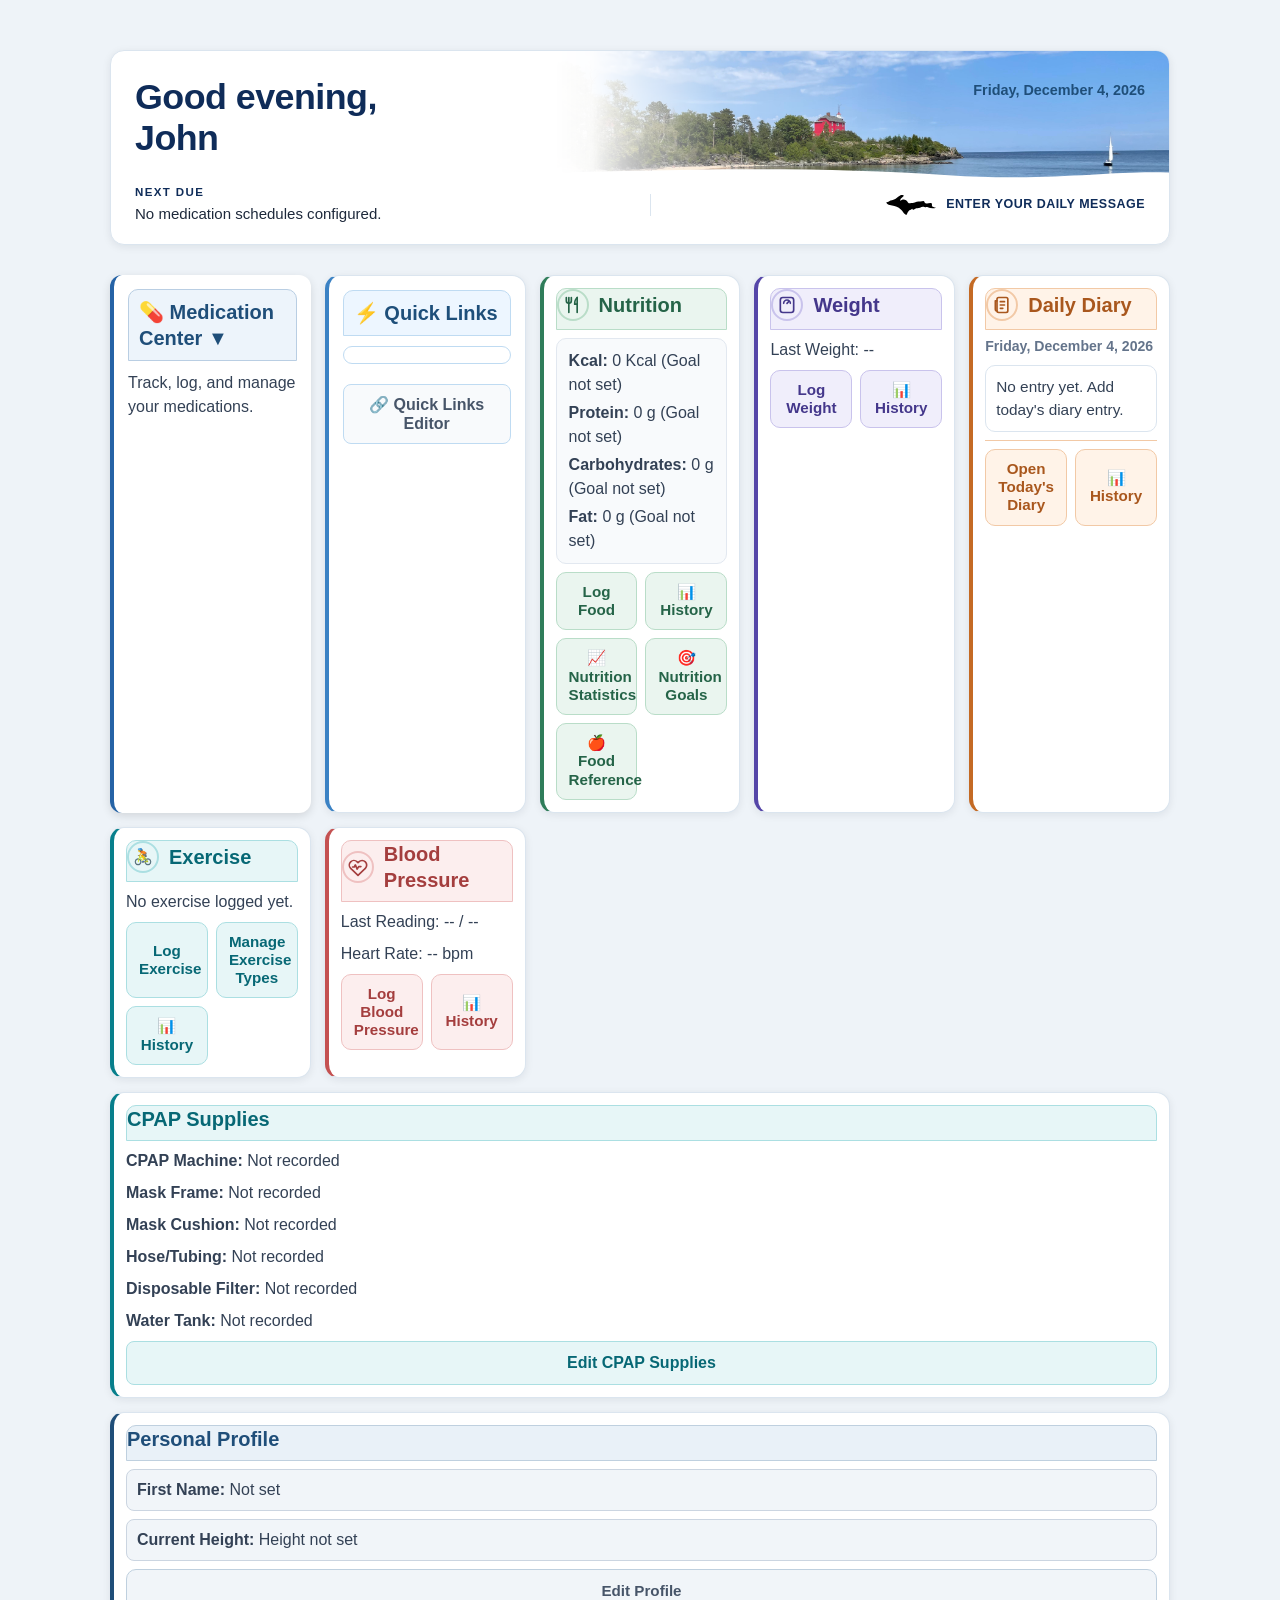
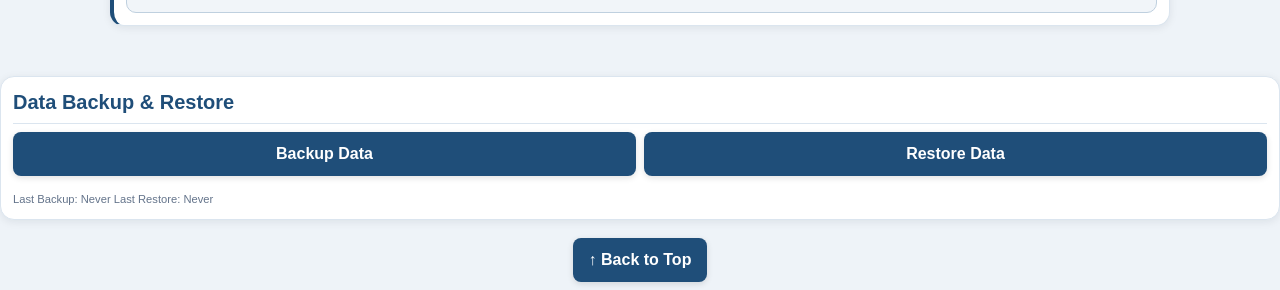
<file: index.html>
<!DOCTYPE html>
<html lang="en">
<head>
    <meta charset="UTF-8">
    <meta name="viewport" content="width=device-width, initial-scale=1.0">
    <title>John's Assistant</title>

    <link rel="stylesheet" href="css/styles.css?v=67732a21">
</head>

<body>

<div class="container">

    <header class="welcome-card">
        <!-- Integrated Scenic Backdrop & Flowing Transition -->
        <div class="welcome-scenic-layer" aria-hidden="true">
            <img class="welcome-card-photo" src="assets/welcome/welcome-scenic.jpg" alt="Upper Peninsula shore with lighthouse and sailboat">
        </div>
        <div class="welcome-wave-transition" aria-hidden="true">
            <svg viewBox="0 0 1200 40" preserveAspectRatio="none">
                <path d="M0,16 C350,28 650,4 950,18 C1060,23 1140,14 1200,16 L1200,40 L0,40 Z" fill="var(--dashboard-card-surface, #ffffff)"></path>
            </svg>
        </div>

        <!-- Upper Content: Greeting, Subtitle, and Date -->
        <div class="welcome-upper-row">
            <div class="welcome-heading-group">
                <h1 id="greeting">Hello, John</h1>
            </div>
            <p id="today" class="welcome-card-date"></p>
        </div>

        <!-- Lower Light Deck: NEXT DUE & U.P. Area -->
        <div class="welcome-lower-deck">
            <div class="welcome-next-due">
                <span id="atAGlanceHeading">NEXT DUE</span>
                <p id="summaryBreakfastStatus">🍳 Breakfast medications pending</p>
            </div>

            <div class="welcome-up-badge">
                <img class="welcome-up-silhouette" src="assets/welcome/upper-peninsula-silhouette.svg" alt="">
                <span class="welcome-up-label">Enter your daily message</span>
            </div>
        </div>
    </header>

    <section class="briefing">
        <div class="card medication-center-card">
    <h2 id="medicationCenterCardHeading" style="cursor: pointer;">
    💊 Medication Center ▼
</h2>

    <p>
        Track, log, and manage your medications.
    </p>

    
</div>

        <div class="card quick-access-card">
    <h2>⚡ Quick Links</h2>
    <div class="quick-access-scroll">
    <div class="quick-access-grid">
    </div>
    </div>
    <button id="editQuickLinksButton" type="button" style="margin-top: 10px;">🔗 Quick Links Editor</button>
</div>

                <div class="card nutrition-center-card dashboard-card" id="nutritionCard">
            <div class="dashboard-card-header">
                <span class="dashboard-module-icon" aria-hidden="true">
                    <svg viewBox="0 0 24 24" width="20" height="20" fill="none" stroke="currentColor" stroke-width="2" stroke-linecap="round" stroke-linejoin="round">
                        <path d="M7 3v7"></path>
                        <path d="M4 3v4a3 3 0 0 0 6 0V3"></path>
                        <path d="M7 10v11"></path>
                        <path d="M17 3v18"></path>
                        <path d="M17 3c-2.2 2-3 4.8-3 8h3"></path>
                    </svg>
                </span>
                <h2 class="dashboard-card-title">Nutrition</h2>
            </div>

            <div class="nutrition-today-summary" id="nutritionTodaySummary">
                <p><strong>Kcal:</strong> <span id="nutritionCaloriesValue">0</span></p>
                <p><strong>Protein:</strong> <span id="nutritionProteinValue">0 g</span></p>
                <p><strong>Carbohydrates:</strong> <span id="nutritionCarbsValue">0 g</span></p>
                <p><strong>Fat:</strong> <span id="nutritionFatValue">0 g</span></p>
            </div>

            <div class="dashboard-actions">
                <button id="nutritionLogFoodButton" class="dashboard-action" type="button">Log Food</button>
                <button id="nutritionHistoryButton" class="dashboard-action" type="button">📊 History</button>
                <button id="nutritionStatisticsButton" class="dashboard-action" type="button">📈 Nutrition Statistics</button>
                <button id="nutritionGoalsReferenceButton" class="dashboard-action" type="button">🎯 Nutrition Goals</button>
                <button id="nutritionFoodReferenceButton" class="dashboard-action" type="button">🍎 Food Reference</button>
            </div>
        </div>

        <div class="summary-card history-section" id="nutritionHistorySection" style="display: none;">

            <h2 class="history-section-header">🍽️ Nutrition History</h2>

            <div id="nutritionHistoryDisplay" class="history-display history-stack"></div>

        </div>

        <div class="summary-card history-section" id="nutritionGoalsReferenceSection" style="display: none;">
            <h2 class="history-section-header">🎯 Nutrition Goals</h2>
            <div id="nutritionGoalsReferenceContent" class="history-display history-stack"></div>
        </div>

        <section class="summary-card nutrition-statistics-section" id="nutritionStatisticsSection" hidden>
            <div class="nutrition-statistics-header">
                <div>
                    <h2 class="history-section-header">Nutrition Statistics</h2>
                    <p id="nutritionStatisticsRangeLabel" class="nutrition-statistics-range-label"></p>
                </div>
                <button id="nutritionStatisticsCloseButton" type="button" class="nutrition-statistics-close-button">Close</button>
            </div>

            <div class="nutrition-statistics-range-controls">
                <label for="nutritionStatisticsRangeSelect">Date range</label>
                <select id="nutritionStatisticsRangeSelect">
                    <option value="30">30 Days</option>
                    <option value="60">60 Days</option>
                    <option value="90" selected>90 Days</option>
                    <option value="180">6 Months</option>
                    <option value="365">1 Year</option>
                    <option value="custom">Custom</option>
                </select>
                <div id="nutritionStatisticsCustomDates" class="nutrition-statistics-custom-dates" hidden>
                    <label for="nutritionStatisticsStartDate">Start date</label>
                    <input id="nutritionStatisticsStartDate" type="date">
                    <label for="nutritionStatisticsEndDate">End date</label>
                    <input id="nutritionStatisticsEndDate" type="date">
                    <button id="nutritionStatisticsApplyCustomButton" type="button">Apply</button>
                </div>
            </div>

            <div id="nutritionStatisticsEmptyState" class="nutrition-statistics-empty-state" hidden></div>
            <div id="nutritionStatisticsReport" hidden>
                <div class="nutrition-statistics-grid">
                    <section class="nutrition-statistics-block">
                        <h3>Nutrition</h3>
                        <div id="nutritionStatisticsNutritionMetrics" class="nutrition-statistics-metrics"></div>
                    </section>
                    <section class="nutrition-statistics-block">
                        <h3>Weight</h3>
                        <div id="nutritionStatisticsWeightMetrics" class="nutrition-statistics-metrics"></div>
                    </section>
                </div>
                <section class="nutrition-statistics-chart-block">
                    <div class="nutrition-statistics-chart-header">
                        <h3>Trend</h3>
                        <label for="nutritionStatisticsChartMetric">Metric</label>
                        <select id="nutritionStatisticsChartMetric">
                            <option value="calories">Calories</option>
                            <option value="protein">Protein</option>
                            <option value="carbs">Carbohydrates</option>
                            <option value="weight">Weight</option>
                        </select>
                    </div>
                    <div id="nutritionStatisticsChart" class="nutrition-statistics-chart" role="img" aria-label="Nutrition trend chart"></div>
                </section>
            </div>
        </section>

        <div class="card dashboard-card" id="weightCard">
            <div class="dashboard-card-header">
                <span class="dashboard-module-icon" aria-hidden="true">
                    <svg viewBox="0 0 24 24" width="20" height="20" fill="none" stroke="currentColor" stroke-width="2" stroke-linecap="round" stroke-linejoin="round">
                        <rect x="4" y="3" width="16" height="18" rx="3"></rect>
                        <path d="M8 10a4 4 0 0 1 8 0"></path>
                        <path d="m12 10 2-2"></path>
                    </svg>
                </span>
                <h2 class="dashboard-card-title">Weight</h2>
            </div>
           <p id="weightDisplay">Last Weight: --</p>
            <div class="dashboard-actions">
                <button id="weightButton" class="dashboard-action">
                    Log Weight
                </button>
                <button id="weightHistoryButton" class="dashboard-action">
                    📊 History
                </button>
            </div>
        </div>
        <div class="summary-card history-section" id="weightHistorySection" style="display: none;">

    <h2 class="history-section-header">⚖️ Weight History</h2>

    <div class="weight-history-filters">
        <div class="weight-history-filter">
            <label for="weightHistoryYear">Year</label>
            <select id="weightHistoryYear">
                <option value="">All Years</option>
            </select>
        </div>
        <div class="weight-history-filter">
            <label for="weightHistoryMonth">Month</label>
            <select id="weightHistoryMonth">
                <option value="">All Months</option>
                <option value="1">January</option>
                <option value="2">February</option>
                <option value="3">March</option>
                <option value="4">April</option>
                <option value="5">May</option>
                <option value="6">June</option>
                <option value="7">July</option>
                <option value="8">August</option>
                <option value="9">September</option>
                <option value="10">October</option>
                <option value="11">November</option>
                <option value="12">December</option>
            </select>
        </div>
    </div>

    <div id="weightHistoryDisplay" class="history-display history-stack">
        No weight entries yet.
    </div>

    <div class="weight-history-pagination">
        <p id="weightHistoryShowingCount" aria-live="polite"></p>
        <button id="weightHistoryShowMore" class="daily-diary-show-more-button" type="button" hidden>Show 32 More</button>
    </div>

    <div class="weight-history-navigation">
        <button id="weightHistoryBackToTop" type="button">Back to Top</button>
        <button id="weightHistoryClose" type="button" aria-controls="weightHistorySection">Close History</button>
    </div>

</div>

        <div class="card dashboard-card" id="dailyDiaryCard">
            <div class="dashboard-card-header">
                <span class="dashboard-module-icon" aria-hidden="true">
                    <svg viewBox="0 0 24 24" width="20" height="20" fill="none" stroke="currentColor" stroke-width="2" stroke-linecap="round" stroke-linejoin="round">
                        <rect x="6" y="3" width="13" height="18" rx="2"></rect>
                        <path d="M6 7H4v10a2 2 0 0 0 2 2"></path>
                        <path d="M10 8h5"></path>
                        <path d="M10 12h5"></path>
                        <path d="M10 16h3"></path>
                    </svg>
                </span>
                <h2 class="dashboard-card-title">Daily Diary</h2>
            </div>
            <p id="dailyDiaryCurrentDate"></p>
            <p id="dailyDiaryTodayPreview" class="daily-diary-preview" aria-live="polite">No entry yet. Add today's diary entry.</p>
            <div class="dashboard-actions">
                <button id="dailyDiaryOpenTodayButton" class="dashboard-action" type="button">Open Today's Diary</button>
                <button id="dailyDiaryHistoryButton" class="dashboard-action" type="button" aria-controls="dailyDiaryHistorySection" aria-expanded="false">📊 History</button>
            </div>
        </div>
        <div class="summary-card history-section" id="dailyDiaryHistorySection" style="display: none;">
                <div class="daily-diary-history-sticky-header">
                    <h2 class="history-section-header">📖 Diary History</h2>
                    <button id="dailyDiaryHideHistoryButton" class="daily-diary-history-hide-button" type="button" aria-controls="dailyDiaryHistorySection">Hide History</button>
                </div>
            <div class="history-filter-toggle-row">
                <button id="dailyDiaryFilterToggle" class="history-filter-toggle" type="button" aria-expanded="false" aria-controls="dailyDiaryFilterPanel">Search &amp; Filter</button>
            </div>
            <div id="dailyDiaryFilterPanel" class="history-filter-panel" hidden>
                <div class="daily-diary-search-wrap">
                    <label class="daily-diary-search-label" for="dailyDiarySearchInput">Search diary entries</label>
                    <input id="dailyDiarySearchInput" class="daily-diary-search-input" type="search" inputmode="search" placeholder="Search diary entries" aria-label="Search diary entries">

                    <div class="daily-diary-filter-grid">
                        <div class="daily-diary-filter-field">
                            <label class="daily-diary-search-label" for="dailyDiaryStartDate">Start date</label>
                            <input id="dailyDiaryStartDate" class="daily-diary-date-input" type="date" aria-label="Start date">
                        </div>
                        <div class="daily-diary-filter-field">
                            <label class="daily-diary-search-label" for="dailyDiaryEndDate">End date</label>
                            <input id="dailyDiaryEndDate" class="daily-diary-date-input" type="date" aria-label="End date">
                        </div>
                    </div>

                    <div class="daily-diary-filter-actions">
                        <button id="dailyDiaryClearFiltersButton" class="daily-diary-clear-button" type="button" aria-label="Clear filters">Clear</button>
                    </div>

                    <div id="dailyDiaryResultCount" class="daily-diary-result-count" aria-live="polite">0 entries found</div>
                </div>
            </div>

            <div id="dailyDiaryHistoryDisplay" class="history-display history-stack">No diary entries yet.</div>

            <div class="daily-diary-pagination-wrap">
                <p id="dailyDiaryShowingCount" class="daily-diary-showing-count" aria-live="polite"></p>
                <div class="daily-diary-pagination-actions">
                    <button id="dailyDiaryShowMoreButton" class="daily-diary-show-more-button" type="button" aria-label="Show more entries" hidden>Show More</button>
                    <button id="dailyDiaryShowAllButton" class="daily-diary-show-more-button" type="button" aria-label="Show all entries" hidden>Show All</button>
                </div>
            </div>
        </div>

        <div class="card dashboard-card" id="exerciseCard">
    <div class="dashboard-card-header">
        <span class="dashboard-module-icon" aria-hidden="true">🚴</span>
        <h2 class="dashboard-card-title">Exercise</h2>
    </div>

<div id="exerciseDisplay">
    No exercise logged today.
</div>

    <div class="dashboard-actions">
        <button id="exerciseButton" class="dashboard-action">
            Log Exercise
        </button>
        <button id="manageExerciseTypesCardBtn" class="dashboard-action" type="button">
            Manage Exercise Types
        </button>
        <button id="exerciseHistoryButton" class="dashboard-action">
            📊 History
        </button>
    </div>
</div>
<div class="summary-card history-section"
     id="exerciseHistorySection"
     style="display: none;">

    <h2 class="history-section-header">🚴 Exercise History</h2>

    <div id="exerciseHistoryDisplay" class="history-display history-stack">
        No exercise entries yet.
    </div>

</div>

        <div class="card dashboard-card" id="bpCard">
            <div class="dashboard-card-header">
                <span class="dashboard-module-icon" aria-hidden="true">
                    <svg viewBox="0 0 24 24" width="20" height="20" fill="none" stroke="currentColor" stroke-width="2" stroke-linecap="round" stroke-linejoin="round">
                        <path d="M20.8 5.8a5.5 5.5 0 0 0-7.8 0L12 6.8l-1-1a5.5 5.5 0 0 0-7.8 7.8l1 1L12 22l7.8-7.4 1-1a5.5 5.5 0 0 0 0-7.8Z"></path>
                        <path d="M5.5 12h2l1.3-2.5 2.2 5 1.8-3h2.7"></path>
                    </svg>
                </span>
                <h2 class="dashboard-card-title">Blood Pressure</h2>
            </div>
            <p id="bpDisplay">Last Reading: -- / --</p>
            <p id="heartRateDisplay">Heart Rate: -- bpm</p>
            <div class="dashboard-actions">
                <button id="bpButton" class="dashboard-action">
                    Log Blood Pressure
                </button>
                <button id="bpHistoryButton" class="dashboard-action">
                    📊 History
                </button>
            </div>
        </div>
        <div class="summary-card history-section" id="bpHistorySection" style="display: none;">

    <div class="bp-history-sticky-header">
        <h2 class="history-section-header">❤️ Blood Pressure History</h2>
        <button id="bpHideHistoryButton" class="bp-history-hide-button" type="button" aria-controls="bpHistorySection">Hide History</button>
    </div>

    <div class="history-filter-toggle-row">
        <button id="bpFilterToggle" class="history-filter-toggle" type="button" aria-expanded="false" aria-controls="bpFilterPanel">Search &amp; Filter Readings</button>
    </div>

    <div id="bpFilterPanel" class="history-filter-panel" hidden>
        <div class="bp-range-controls">
            <div class="bp-date-field">
                <label for="bpStartDate">Start date</label>
                <input id="bpStartDate" type="date" />
            </div>
            <div class="bp-date-field">
                <label for="bpEndDate">End date</label>
                <input id="bpEndDate" type="date" />
            </div>
            <button id="bpClearRangeButton" class="secondary-action" type="button">Clear</button>
        </div>

        <div id="bpRangeResultCount" class="bp-range-result-count">0 readings</div>
        <textarea id="bpCopyTextPreview" class="bp-copy-text-preview" readonly aria-label="Blood pressure readings to copy"></textarea>
        <div class="bp-copy-actions">
            <button id="bpCopyButton" type="button" class="dashboard-action" disabled>Copy</button>
            <span id="bpCopyStatus" class="bp-copy-status" aria-live="polite"></span>
        </div>
    </div>

    <div id="bpTrendChart" class="bp-trend" hidden aria-label="Blood pressure trend chart"></div>

    <div id="bpHistoryDisplay" class="history-display history-stack">
        No blood pressure entries yet.
    </div>

</div>

     </section>
    

    <div class="summary-card" id="medicationCenterSection" style="display: none;">

    <div class="medication-center-sticky-header">
        <h2>
    💊 Medication Center
</h2>
        
<div class="feature-actions action-pair-row">
    <button id="backToTop" type="button">
        Collapse Medication Center
    </button>
    <button id="manageMedicationsBtn">
        Manage Medications
    </button>
</div>
    </div>
    <section class="briefing">

    

    <div class="card" id="medCard">
    <h2 id="wakeUpHeading" style="cursor: pointer;">💊 Wake-Up <span class="approx-time">~7:00 AM</span></h2>
    
    <p id="wakeUpMedicationList" style="display: none;">
    Loading medications...
</p>

    <p id="medStatus">Not Logged</p>

    <button id="logButton">
        Log Wake-Up Medications
    </button>

</div>
<div class="card" id="breakfastCard">
    <h2 id="breakfastHeading" style="cursor: pointer;">🍳 Breakfast <span class="approx-time">~9:30 AM</span></h2>
   
    <p id="breakfastMedicationList" style="display: none;">
    Loading medications...
</p>

    <p id="breakfastStatus">Not Logged</p>

    <button id="breakfastButton">
        Log Breakfast Medications
    </button>

</div>
<div class="card" id="middayCard">
    <h2 id="middayHeading" style="cursor: pointer;">☀️ Midday <span class="approx-time">~2:00 PM</span></h2>
   
    <p id="middayMedicationList" style="display: none;">
    Loading medications...
</p>

    <p id="middayStatus">Not Logged</p>

    <button id="middayButton">
        Log Midday Medications
    </button>

</div>
<div class="card" id="dinnerCard">
    <h2 id="dinnerHeading" style="cursor: pointer;">🍽️ Dinner <span class="approx-time">~5:00 PM</span></h2>

    
    <p id="dinnerMedicationList" style="display: none;">
        Loading medications...
    </p>

    <p id="dinnerStatus">Not Logged</p>

    <button id="dinnerButton">
        Log Dinner Medications
    </button>
</div>
<div class="card" id="eveningCard">
    <h2 id="eveningHeading" style="cursor: pointer;">🌙 Evening <span class="approx-time">~9:00 PM</span></h2>
    
    <p id="eveningMedicationList" style="display: none;">
    Loading medications...
</p>

    <p id="eveningStatus">Not Logged</p>

    <button id="eveningButton">
        Log Evening Medications
    </button>
</div>
<div class="card" id="asNeededMedicationCard">
    <h2 id="asNeededHeading" style="cursor: pointer;">🩹 As-Needed Medications</h2>
    <button id="logAsNeededMedicationButton">Log As-Needed Medication</button>
    <div id="asNeededMedicationContent" style="display: none;">
        <div id="asNeededLastTakenDisplay">
            <h3 class="as-needed-history-heading">As-Needed Medication History — Last Taken</h3>
            <p class="as-needed-history-empty">No as-needed medications logged yet.</p>
        </div>
        <button id="asNeededHistoryRow" type="button" class="medication-card-history-row" aria-label="Open as-needed history">
            <span class="medication-card-notes-head"><span>History</span><span class="medication-card-notes-chevron" aria-hidden="true">›</span></span>
        </button>
        <div id="asNeededAvailableMedicationsManager" class="as-needed-manager">
            <h3>Available As-Needed Medications</h3>
            <p class="as-needed-hint">Tap a medication for options.</p>
            <div id="asNeededAvailableMedicationList" class="as-needed-available-list">No medications added yet.</div>

            <label id="asNeededAvailableMedicationFormLabel" for="newAsNeededMedicationInput">New As-Needed Medication</label>
            <div class="as-needed-add-row">
                <input
                    id="newAsNeededMedicationInput"
                    type="text"
                    class="as-needed-add-input"
                    autocomplete="off"
                    maxlength="80"
                    placeholder="Enter medication name"
                >
                <input id="newAsNeededMedicationDefaultQuantity" type="number" min="0.1" step="0.1" inputmode="decimal" value="1" aria-label="Default quantity">
                <select id="newAsNeededMedicationDefaultUnit" aria-label="Default unit">
                    <option value="tablet">tablet</option>
                    <option value="capsule">capsule</option>
                    <option value="drop">drop</option>
                    <option value="teaspoon">teaspoon</option>
                    <option value="tablespoon">tablespoon</option>
                    <option value="mL">mL</option>
                    <option value="puff">puff</option>
                    <option value="dose">dose</option>
                    <option value="application">application</option>
                </select>
                <button id="saveAsNeededAvailableMedicationBtn" type="button">Add Medication</button>
                <button id="cancelAsNeededAvailableMedicationBtn" type="button" style="display: none;">Cancel</button>
            </div>
            <p id="asNeededAvailableMedicationStatus" class="as-needed-status" aria-live="polite"></p>
        </div>
    </div>
</div>
    </section>
</div>
<div class="card dashboard-card cpap-supplies-card">
    <div class="dashboard-card-header">
        <h2 class="dashboard-card-title">CPAP Supplies</h2>
    </div>
    <p><strong>CPAP Machine:</strong> <span id="cpapMachineDisplay">Not recorded</span></p>
    <p><strong>Mask Frame:</strong> <span id="cpapMaskFrameDisplay">Not recorded</span></p>
    <p><strong>Mask Cushion:</strong> <span id="cpapMaskCushionDisplay">Not recorded</span></p>
    <p><strong>Hose/Tubing:</strong> <span id="cpapHoseTubingDisplay">Not recorded</span></p>
    <p><strong>Disposable Filter:</strong> <span id="cpapDisposableFilterDisplay">Not recorded</span></p>
    <p><strong>Water Tank:</strong> <span id="cpapWaterTankDisplay">Not recorded</span></p>
    <button id="editCpapSuppliesButton" type="button">Edit CPAP Supplies</button>
</div>
<div class="card dashboard-card personal-profile-card">
    <div class="dashboard-card-header">
        <h2 class="dashboard-card-title">Personal Profile</h2>
    </div>
    <p><strong>First Name:</strong> <span id="profileFirstNameDisplay">Not set</span></p>
    <p><strong>Current Height:</strong> <span id="profileHeightDisplay">Height not set</span></p>
    <button id="editProfileHeightButton" type="button">Edit Profile</button>
</div>
</div>
<div class="card dashboard-card backup-restore-card">
    <div class="dashboard-card-header">
        <h2 class="dashboard-card-title">Data Backup &amp; Restore</h2>
    </div>
    <div class="backup-restore-actions">
        <button id="backupDataButton" type="button">Backup Data</button>
        <button id="restoreDataButton" type="button">Restore Data</button>
        <input id="restoreDataFileInput" type="file" accept="application/json,.json" hidden>
    </div>
    <p id="backupRestoreStatus" class="backup-restore-status">Last Backup: Never &nbsp; Last Restore: Never</p>
</div>
<button id="pageBackToTop" type="button" style="display: block; margin: 18px auto 8px;">
    ↑ Back to Top
</button>
<div id="asNeededHistoryModal" class="modal" style="display: none;">
    <div class="modal-content schedule-history-modal-content">
        <div class="schedule-history-modal-header">
            <h2>As-Needed History</h2>
            <button id="closeAsNeededHistoryModalBtn" type="button">Close</button>
        </div>

        <div id="asNeededHistoryDisplay" class="history-display history-stack"></div>
        <div class="daily-diary-pagination-wrap">
            <button id="asNeededHistoryShowMoreButton" class="daily-diary-show-more-button" type="button" hidden>Show More</button>
        </div>
    </div>
</div>
<div id="asNeededMedicationModal" class="modal" style="display: none;">
    <div class="modal-content">
        <h2 id="asNeededMedicationModalTitle">Log As-Needed Medication</h2>

        <label for="asNeededMedicationChoice">Medication</label>
        <select id="asNeededMedicationChoice">
            <option value="custom">Other / custom medication</option>
        </select>

        <label for="asNeededMedicationNameInput">Medication Name</label>
        <input id="asNeededMedicationNameInput" type="text" style="display: none;" placeholder="Enter custom medication name">

        <label for="asNeededMedicationCount">Quantity</label>
        <input
            id="asNeededMedicationCount"
            type="number"
            min="0.1"
            step="0.1"
            inputmode="decimal"
            value="1"
        >

        <label for="asNeededMedicationUnit">Unit</label>
        <select id="asNeededMedicationUnit">
            <option value="tablet">tablet</option>
            <option value="capsule">capsule</option>
            <option value="drop">drop</option>
            <option value="teaspoon">teaspoon</option>
            <option value="tablespoon">tablespoon</option>
            <option value="mL">mL</option>
            <option value="puff">puff</option>
            <option value="dose">dose</option>
            <option value="application">application</option>
        </select>

        <div id="asNeededDateTimeFields" style="display: none;">
            <label for="asNeededDateTimeInput">Date/Time Taken</label>
            <input id="asNeededDateTimeInput" type="datetime-local">
        </div>

        <label for="asNeededMedicationNote">Note (optional)</label>
        <textarea id="asNeededMedicationNote"></textarea>

        <button id="saveAsNeededMedicationBtn">Save</button>
        <button id="cancelAsNeededMedicationBtn">Cancel</button>
        <button id="deleteAsNeededMedicationBtn" type="button" style="display: none;">Delete</button>
    </div>
</div>
<div id="weightModal" class="modal" style="display: none;">
    <div class="modal-content">
        <h2>Log Weight</h2>

        <label for="weightInput">Weight</label>
        <input id="weightInput" type="number" min="0" step="0.1" inputmode="decimal">

        <div id="weightDateTimeFields" style="display: none;">
            <label for="weightDateInput">Date</label>
            <input id="weightDateInput" type="date">

            <label for="weightTimeInput">Time</label>
            <input id="weightTimeInput" type="time">
        </div>

        <label for="weightNoteInput">Note (optional)</label>
        <input id="weightNoteInput" type="text">

        <button id="saveWeightBtn">Save</button>
        <button id="cancelWeightBtn">Cancel</button>
        <button id="deleteWeightBtn" style="display: none;">Delete</button>
    </div>
</div>
<div id="weightDetailModal" class="modal" style="display: none;">
    <div class="modal-content">
        <h2>Weight Detail</h2>

        <div id="weightDetailContent" class="weight-detail-content"></div>

        <button id="weightDetailEditBtn">Edit</button>
        <button id="weightDetailDeleteBtn">Delete</button>
        <button id="weightDetailCloseBtn">Close</button>
    </div>
</div>
<div id="profileHeightModal" class="modal" style="display: none;">
    <div class="modal-content">
        <h2>Personal Profile</h2>

        <label for="profileFirstNameInput">First Name</label>
        <input id="profileFirstNameInput" type="text" autocomplete="given-name" maxlength="80">

        <label for="profileDailyMessageInput">Daily Message</label>
        <input id="profileDailyMessageInput" type="text" placeholder="Enter your message here" maxlength="200">

        <label for="profileHeightFeetInput">Feet</label>
        <input id="profileHeightFeetInput" type="number" min="0" step="1" inputmode="numeric">

        <label for="profileHeightInchesInput">Inches</label>
        <input id="profileHeightInchesInput" type="number" min="0" max="11" step="1" inputmode="numeric">
        <button id="saveProfileHeightBtn">Save</button>
        <button id="cancelProfileHeightBtn">Cancel</button>
    </div>
</div>
<div id="cpapSuppliesModal" class="modal" style="display: none;">
    <div class="modal-content">
        <h2>CPAP Supplies</h2>

        <label for="cpapMachineDateInput">CPAP Machine (Date Received/Started)</label>
        <input id="cpapMachineDateInput" type="date">

        <label for="cpapMaskFrameDateInput">Mask Frame (Date Last Changed)</label>
        <input id="cpapMaskFrameDateInput" type="date">

        <label for="cpapMaskCushionDateInput">Mask Cushion (Date Last Changed)</label>
        <input id="cpapMaskCushionDateInput" type="date">

        <label for="cpapHoseTubingDateInput">Hose/Tubing (Date Last Changed)</label>
        <input id="cpapHoseTubingDateInput" type="date">

        <label for="cpapDisposableFilterDateInput">Disposable Filter (Date Last Changed)</label>
        <input id="cpapDisposableFilterDateInput" type="date">

        <label for="cpapWaterTankDateInput">Water Tank (Date Last Changed)</label>
        <input id="cpapWaterTankDateInput" type="date">

        <button id="saveCpapSuppliesBtn">Save</button>
        <button id="cancelCpapSuppliesBtn">Cancel</button>
    </div>
</div>
<div id="quickLinksModal" class="modal" style="display: none;">
    <div class="modal-content profile-quick-links-modal-content">
        <h2>Quick Links</h2>
        <div id="profileQuickLinksList" class="profile-quick-links-list"></div>

        <h3 class="profile-quick-links-add-heading">Add New Link</h3>
        <label for="profileQuickLinkNameInput">Link Name</label>
        <input id="profileQuickLinkNameInput" type="text" placeholder="Example: Nutrition Table">

        <label for="profileQuickLinkUrlInput">URL</label>
        <input id="profileQuickLinkUrlInput" type="url" inputmode="url" placeholder="https://example.com">

        <div class="profile-quick-links-actions">
            <button id="saveProfileQuickLinkBtn" type="button">Save Link</button>
            <button id="cancelProfileQuickLinkEditBtn" type="button">Clear</button>
        </div>

        <button id="closeQuickLinksModalBtn" type="button">Close</button>
    </div>
</div>
<div id="bpModal" class="modal">
    <div class="modal-content">
        <h2>Log Blood Pressure</h2>

        <label for="systolicInput">Systolic</label>
        <input id="systolicInput" type="number" min="50" max="300" step="1" inputmode="numeric">

        <label for="diastolicInput">Diastolic</label>
        <input id="diastolicInput" type="number" min="30" max="200" step="1" inputmode="numeric">

        <label for="pulseInput">Pulse</label>
        <input id="pulseInput" type="number" min="30" max="220" step="1" inputmode="numeric">

        <div id="bpDateTimeFields" style="display: none;">
            <label for="bpDateInput">Date</label>
            <input id="bpDateInput" type="date">

            <label for="bpTimeInput">Time</label>
            <input id="bpTimeInput" type="time">
        </div>

        <label for="bpNoteInput">Note (optional)</label>
        <input id="bpNoteInput" type="text">

        <button id="saveBpBtn">Save</button>
        <button id="cancelBpBtn">Cancel</button>
        <button id="deleteBpBtn" style="display: none;">Delete</button>
    </div>
</div>
<div id="bpDetailModal" class="modal" style="display: none;">
    <div class="modal-content">
        <h2>Blood Pressure Detail</h2>

        <div id="bpDetailContent" class="bp-detail-content"></div>

        <button id="bpDetailEditBtn">Edit</button>
        <button id="bpDetailDeleteBtn">Delete</button>
        <button id="bpDetailCloseBtn">Close</button>
    </div>
</div>
<div id="exerciseModal" class="modal">
    <div class="modal-content">
        <h2>Log Exercise</h2>

        <div id="exerciseTypeList" class="exercise-type-list"></div>

        <label id="exerciseAmountLabel" for="exerciseAmountInput">Minutes</label>
        <input id="exerciseAmountInput" type="number" min="0" step="1" inputmode="numeric">

        <div id="exerciseDateTimeFields" style="display: none;">
            <label for="exerciseDateInput">Date</label>
            <input id="exerciseDateInput" type="date">

            <label for="exerciseTimeInput">Time</label>
            <input id="exerciseTimeInput" type="time">
        </div>

        <label for="exerciseNoteInput">Note (optional)</label>
        <input id="exerciseNoteInput" type="text">

        <button id="saveExerciseBtn">Save</button>
        <button id="cancelExerciseBtn">Cancel</button>
        <button id="deleteExerciseBtn" style="display: none;">Delete</button>
    </div>
</div>
<div id="exerciseTypeManagerModal" class="modal" style="display: none;">
    <div class="modal-content exercise-type-manager-modal-content">
        <h2>Manage Exercise Types</h2>
        <div id="exerciseTypeManager" class="exercise-type-manager">
            <div id="exerciseTypeManagerList" class="exercise-type-manager-list"></div>
            <label for="newExerciseTypeInput">New Exercise Type</label>
            <input id="newExerciseTypeInput" type="text" maxlength="60" placeholder="Example: Yoga">
            <label for="newExerciseTypeUnit">Primary Unit</label>
            <select id="newExerciseTypeUnit">
                <option value="minutes">Minutes</option>
                <option value="miles">Miles</option>
                <option value="laps">Laps</option>
                <option value="reps">Reps</option>
            </select>
            <button id="addExerciseTypeBtn" type="button">Add Exercise Type</button>
        </div>
        <button id="closeExerciseTypeManagerBtn" type="button">Close</button>
    </div>
</div>
<div id="exerciseDetailModal" class="modal" style="display: none;">
    <div class="modal-content">
        <h2>Exercise Detail</h2>

        <div id="exerciseDetailContent" class="exercise-detail-content"></div>

        <button id="exerciseDetailEditBtn">Edit</button>
        <button id="exerciseDetailDeleteBtn">Delete</button>
        <button id="exerciseDetailCloseBtn">Close</button>
    </div>
</div>
<div id="manageMedicationsModal" class="modal" style="display: none;">
    <div id="manageMedicationsModalContent" class="modal-content medication-manage-modal-content">
        <div class="medication-manage-modal-header">
            <h2>Manage Medications</h2>
            <button id="closeManageMedicationsModalBtn" type="button">Close</button>
        </div>

        <div id="manageMedicationsPanel">
            <div id="medicationEditor"></div>
            <div id="medicationEditArea"></div>
        </div>
    </div>
</div>
<div id="scheduleNotesModal" class="modal" style="display: none;">
    <div class="modal-content schedule-notes-modal-content">
        <div class="schedule-notes-modal-header">
            <h2 id="scheduleNotesModalTitle">Schedule Notes</h2>
        </div>

        <label for="scheduleNotesModalInput">Notes</label>
        <textarea id="scheduleNotesModalInput" rows="6"></textarea>

        <div class="schedule-notes-modal-actions compact-actions">
            <button id="saveScheduleNotesModalBtn" type="button">Save Notes</button>
            <button id="closeScheduleNotesModalBtn" type="button">Close</button>
        </div>
    </div>
</div>
<div id="scheduleHistoryModal" class="modal" style="display: none;">
    <div class="modal-content schedule-history-modal-content">
        <div class="schedule-history-modal-header">
            <h2 id="scheduleHistoryModalTitle">Schedule History</h2>
            <button id="closeScheduleHistoryModalBtn" type="button">Close</button>
        </div>

        <div id="scheduleHistoryDisplay" class="history-display history-stack"></div>
        <div class="daily-diary-pagination-wrap">
            <button id="scheduleHistoryShowMoreButton" class="daily-diary-show-more-button" type="button" hidden>Show More</button>
        </div>
    </div>
</div>
<div id="scheduleHistoryEditModal" class="modal" style="display: none;">
    <div class="modal-content schedule-history-modal-content">
        <div class="schedule-history-modal-header">
            <h2 id="scheduleHistoryEditModalTitle">Edit Entry</h2>
        </div>

        <label for="scheduleHistoryEditDateTimeInput">Date/Time Logged</label>
        <input id="scheduleHistoryEditDateTimeInput" type="datetime-local">
        <p id="scheduleHistoryEditNote" class="schedule-history-edit-note" hidden>Changing the date to a different day will clear today's Taken status for this schedule.</p>
        <div class="schedule-notes-modal-actions compact-actions">
            <button id="saveScheduleHistoryEditBtn" type="button">Save</button>
            <button id="cancelScheduleHistoryEditBtn" type="button">Cancel</button>
        </div>
    </div>
</div>
<div id="zepboundModal" class="modal" style="display: none;">
    <div id="zepboundModalContent" class="modal-content zepbound-modal-content">
        <div class="zepbound-modal-header">
            <h2>💉 Medication Center</h2>
            <button id="closeZepboundModalBtn" type="button">Close</button>
        </div>

        <div class="zepbound-modal-body">
            <p>Record each medication injection.</p>
            <button id="logInjectionButton" type="button">Log Injection</button>
            <button id="historyInjectionButton" type="button">📊 History</button>
            <div id="historyInjectionSection" class="history-section history-section-scroll" style="display: none;">
                <div id="historyInjectionDisplay" class="history-display history-stack"></div>
            </div>
            <div id="injectionLogDisplay"></div>
        </div>
    </div>
</div>
<div id="nutritionLogModal" class="modal" style="display: none;">
    <div class="modal-content">
        <h2>Log Food</h2>

        <label for="nutritionDescriptionInput">Description</label>
        <input id="nutritionDescriptionInput" type="text">

        <label for="nutritionMealInput">Meal</label>
        <select id="nutritionMealInput">
            <option value="">None</option>
            <option value="Breakfast">Breakfast</option>
            <option value="Lunch">Lunch</option>
            <option value="Dinner">Dinner</option>
            <option value="Snack">Snack</option>
            <option value="Other">Other</option>
        </select>

        <label for="nutritionCaloriesInput">Kcal</label>
        <input id="nutritionCaloriesInput" type="number" min="0" step="1" inputmode="numeric">

        <label for="nutritionProteinInput">Protein</label>
        <input id="nutritionProteinInput" type="number" min="0" step="0.1" inputmode="decimal">

        <label for="nutritionCarbsInput">Carbohydrates</label>
        <input id="nutritionCarbsInput" type="number" min="0" step="0.1" inputmode="decimal">
        <p id="nutritionLogValidationMessage" class="nutrition-log-validation-message" role="alert" hidden></p>

        <label for="nutritionFatInput">Fat</label>
        <input id="nutritionFatInput" type="number" min="0" step="0.1" inputmode="decimal">

        <label for="nutritionDateInput">Date</label>
        <input id="nutritionDateInput" type="date">

        <label for="nutritionTimeInput">Time</label>
        <input id="nutritionTimeInput" type="time">

        <label for="nutritionNoteInput">Notes (optional)</label>
        <textarea id="nutritionNoteInput"></textarea>

        <button id="saveNutritionBtn">Save</button>
        <button id="cancelNutritionBtn">Cancel</button>
    </div>
</div>
<div id="nutritionFoodReferenceModal" class="modal" style="display: none;">
    <div class="modal-content nutrition-food-reference-modal-content">
        <div class="nutrition-food-reference-header">
            <h2>Food Reference</h2>
            <button id="closeNutritionFoodReferenceBtn" type="button">Close</button>
        </div>
        <div id="nutritionFoodReferenceContent" class="nutrition-food-reference-content">
            <div id="nutritionFoodReferenceList" class="nutrition-food-reference-list"></div>

            <h3 id="nutritionFoodReferenceFormTitle">Add Food Reference</h3>
            <label for="nutritionFoodReferenceNameInput">Food Name</label>
            <input id="nutritionFoodReferenceNameInput" type="text" maxlength="120">

            <label for="nutritionFoodReferenceServingAmountInput">Serving Amount</label>
            <input id="nutritionFoodReferenceServingAmountInput" type="number" min="0.01" step="0.01" inputmode="decimal">

            <label for="nutritionFoodReferenceServingUnitInput">Serving Unit</label>
            <select id="nutritionFoodReferenceServingUnitInput">
                <option value="cup">cup</option>
                <option value="tablespoon">tablespoon</option>
                <option value="teaspoon">teaspoon</option>
                <option value="ounce">ounce</option>
                <option value="gram">gram</option>
                <option value="piece">piece</option>
                <option value="stick">stick</option>
                <option value="cracker">cracker</option>
                <option value="slice">slice</option>
                <option value="serving">serving</option>
                <option value="other">other</option>
            </select>

            <label for="nutritionFoodReferenceCaloriesInput">Calories per Reference Serving</label>
            <input id="nutritionFoodReferenceCaloriesInput" type="number" min="0" step="0.1" inputmode="decimal">

            <label for="nutritionFoodReferenceProteinInput">Protein per Reference Serving</label>
            <input id="nutritionFoodReferenceProteinInput" type="number" min="0" step="0.1" inputmode="decimal">

            <label for="nutritionFoodReferenceCarbsInput">Carbohydrates per Reference Serving</label>
            <input id="nutritionFoodReferenceCarbsInput" type="number" min="0" step="0.1" inputmode="decimal">

            <button id="saveNutritionFoodReferenceBtn" type="button">Add Food Reference</button>
            <button id="cancelNutritionFoodReferenceBtn" type="button">Cancel</button>
        </div>
    </div>
</div>
<div id="nutritionDailyGoalsModal" class="modal" style="display: none;">
    <div class="modal-content nutrition-daily-goals-modal-content">
        <h2>Edit Daily Nutrition Goals</h2>
        <div id="nutritionDailyGoalsEditor" class="nutrition-daily-goals-editor"></div>
        <div class="nutrition-daily-goals-actions">
            <button id="saveNutritionDailyGoalsBtn" type="button">Save</button>
            <button id="cancelNutritionDailyGoalsBtn" type="button">Cancel</button>
        </div>
    </div>
</div>
<div id="nutritionWeightLossPlanModal" class="modal" style="display: none;">
    <div class="modal-content nutrition-weight-plan-modal-content">
        <h2>Edit Weight-Loss Plan</h2>
        <p class="nutrition-weight-plan-help">This editor saves only to your local data on this device.</p>
        <div id="nutritionWeightLossPlanEditor" class="nutrition-weight-plan-editor"></div>
        <div class="nutrition-weight-plan-actions">
            <button id="saveNutritionWeightLossPlanBtn" type="button">Save</button>
            <button id="cancelNutritionWeightLossPlanBtn" type="button">Cancel</button>
        </div>
    </div>
</div>
<div id="nutritionDayDetailModal" class="modal" style="display: none;">
    <div class="modal-content nutrition-day-detail-modal-content">
        <div class="nutrition-day-detail-header">
            <h2 id="nutritionDayDetailTitle">Nutrition Day Detail</h2>
            <button id="nutritionDayDetailCloseBtn" type="button">Close</button>
        </div>
        <div id="nutritionDayDetailContent" class="nutrition-day-detail-content"></div>
    </div>
</div>
<div id="injectionModal" class="modal" style="display: none;">
    <div class="modal-content">
        <h2>Log Injection</h2>

        <label for="injectionDate">Date</label>
        <input type="date" id="injectionDate">

        <label for="injectionTime">Time</label>
        <input type="time" id="injectionTime">

        <label for="doseSelect">Dose</label>
        <select id="doseSelect">
            <option value="2.5 mg">2.5 mg</option>
            <option value="5 mg">5 mg</option>
            <option value="7.5 mg">7.5 mg</option>
            <option value="10 mg">10 mg</option>
            <option value="12.5 mg">12.5 mg</option>
            <option value="15 mg">15 mg</option>
        </select>

        <label for="siteSelect">Injection Site</label>
        <select id="siteSelect">
            <option value="Left Abdomen">Left Abdomen</option>
            <option value="Right Abdomen">Right Abdomen</option>
            <option value="Left Thigh">Left Thigh</option>
            <option value="Right Thigh">Right Thigh</option>
            <option value="Left Upper Arm">Left Upper Arm</option>
            <option value="Right Upper Arm">Right Upper Arm</option>
        </select>

        <label for="injectionNotes">Notes</label>
        <textarea id="injectionNotes"></textarea>

        <button id="saveInjectionBtn">Save</button>
        <button id="cancelInjectionBtn">Cancel</button>
    </div>
</div>
<div id="dailyDiaryEditorModal" class="modal" style="display: none;">
    <div class="modal-content daily-diary-editor-modal-content">
        <h2 id="dailyDiaryEditorTitle">Daily Diary</h2>
        <p id="dailyDiaryEditorDate" class="daily-diary-editor-date"></p>
        <label for="dailyDiaryEditorInput">Diary Entry</label>
        <textarea id="dailyDiaryEditorInput" class="daily-diary-editor-input" rows="12" placeholder="Write about your day..."></textarea>
        <div class="daily-diary-editor-actions">
            <button id="dailyDiaryEditorSaveButton" type="button">Save Entry</button>
            <button id="dailyDiaryEditorCloseButton" type="button">Close</button>
        </div>
    </div>
</div>
<script src="js/storage.js?v=67732a7"></script>
<script src="js/dataTransfer.js?v=67732a7"></script>
<script src="js/userProfile.js?v=67732a7"></script>
<script src="js/medications.js?v=67732a7"></script>
<script src="js/exercise.js?v=67732a7"></script>
<script src="js/nutritionCenter.js?v=67732a7"></script>
<script src="js/weightCenter.js?v=67732a10"></script>
<script src="js/nutritionStatistics.js?v=67732a7"></script>
<script src="js/bloodPressureCenter.js?v=67732a9"></script>
<script src="js/cpapSupplies.js?v=67732a7"></script>
<script src="js/dailyDiary.js?v=67732a10"></script>
<script src="js/injectionCenter.js?v=67732a7"></script>
<script src="js/zepboundCenter.js?v=67732a7"></script>
<script src="js/medicationCenter.js?v=67732a10"></script>
<script src="js/home.js?v=67732a8"></script>
<script src="js/dailyRoutine.js?v=67732a7"></script>
<script src="js/script.js?v=67732a9"></script>
</body>
</html>
</file>
<file: css/styles.css>
:root {
    --primary: #1f4e79;
    --primary-hover: #163f5f;
    --accent: #0078d4;
    --accent-hover: #005fa3;
    --text: #334155;
    --muted: #64748b;
    --surface: #ffffff;
    --page-bg: #eef3f8;
    --radius: 12px;
    --shadow: 0 3px 10px rgba(0, 0, 0, 0.12);
    --shadow-strong: 0 8px 24px rgba(0, 0, 0, 0.2);
    --spacing-sm: 10px;
    --spacing-md: 16px;
    --spacing-lg: 20px;
    --dashboard-card-surface: #ffffff;
    --dashboard-card-border: #dbe5ef;
    --dashboard-card-elevation: 0 2px 8px rgba(15, 23, 42, 0.08);
    --dashboard-card-radius: 14px;
    --dashboard-card-padding: 12px;
    --dashboard-card-gap: 8px;
    --dashboard-title-size: 1.1rem;
    --dashboard-title-weight: 750;
    --dashboard-title-icon-gap: 10px;
    --dashboard-header-spacing: 8px;
    --dashboard-actions-gap: 8px;
    --dashboard-primary-accent: #1f4e79;
    --dashboard-primary-accent-background: #e9f1f8;
    --dashboard-primary-accent-border: #bfd0df;
    --dashboard-primary-accent-text: #1f4e79;
    --dashboard-medication-accent: #2563a6;
    --dashboard-medication-background: #edf4fb;
    --dashboard-medication-border: #b9cee3;
    --dashboard-medication-text: #1f4e79;
    --dashboard-neutral-accent: #64748b;
    --dashboard-neutral-accent-background: #f1f5f9;
    --dashboard-neutral-accent-border: #cbd5e1;
    --dashboard-neutral-accent-text: #475569;
    --dashboard-quick-links-accent: #3b82c4;
    --dashboard-quick-links-background: #edf6ff;
    --dashboard-quick-links-border: #bfdbf2;
    --dashboard-quick-links-text: #1e4f7a;
    --dashboard-green-accent: #2f7d5a;
    --dashboard-green-accent-background: #eaf5ef;
    --dashboard-green-accent-border: #b9ddc8;
    --dashboard-green-accent-text: #256448;
    --dashboard-action-background: #ffffff;
    --dashboard-action-border: var(--dashboard-primary-accent-border);
    --dashboard-action-text: var(--dashboard-primary-accent-text);
    --dashboard-action-hover-background: #f4f8fc;
    --dashboard-action-active-background: #e8f0f7;
    --dashboard-module-icon-size: 32px;
    --dashboard-module-icon-background: var(--dashboard-primary-accent-background);
    --dashboard-module-icon-color: var(--dashboard-primary-accent-text);
}

* {
    box-sizing: border-box;
}

body {
    margin: 0;
    font-family: Arial, Helvetica, sans-serif;
    background: var(--page-bg);
    color: var(--text);
    line-height: 1.5;
    -webkit-text-size-adjust: 100%;
}

input,
select,
textarea {
    font-size: 16px;
}

.container {
    max-width: 1100px;
    margin: 30px auto;
    padding: 20px;
}

header {
    background: var(--primary);
    color: #ffffff;
    text-align: center;
    padding: 25px;
    border-radius: var(--radius);
    margin-bottom: 30px;
    border: 1px solid var(--primary-hover);
    border-left: 6px solid var(--accent);
    box-shadow: var(--shadow-strong);
    transition: box-shadow 0.2s ease, border-color 0.2s ease;
}

.welcome-card {
    background: var(--dashboard-card-surface, #ffffff);
    border: 1px solid var(--dashboard-card-border, #cbd5e1);
    border-radius: var(--dashboard-card-radius, 14px);
    box-shadow: var(--dashboard-card-elevation, 0 2px 8px rgba(15, 23, 42, 0.08));
    overflow: hidden;
    margin-bottom: 30px;
    padding: 0;
    text-align: left;
    position: relative;
    display: flex;
    flex-direction: column;
}

.welcome-scenic-layer {
    position: absolute;
    top: 0;
    left: 0;
    width: 100%;
    height: 100%;
    pointer-events: none;
    overflow: hidden;
    z-index: 1;
}

.welcome-card-photo {
    position: absolute;
    top: 0;
    right: 0;
    width: 58%;
    height: 76%;
    object-fit: cover;
    object-position: 70% 32%;
    -webkit-mask-image: linear-gradient(to right, transparent 0%, rgba(0, 0, 0, 0.03) 6%, rgba(0, 0, 0, 0.75) 28%, black 58%);
    mask-image: linear-gradient(to right, transparent 0%, rgba(0, 0, 0, 0.03) 6%, rgba(0, 0, 0, 0.75) 28%, black 58%);
    display: block;
}

.welcome-wave-transition {
    position: absolute;
    top: 52%;
    left: 0;
    width: 100%;
    height: 28%;
    line-height: 0;
    pointer-events: none;
    z-index: 2;
}

.welcome-wave-transition svg {
    width: 100%;
    height: 100%;
    display: block;
}

.welcome-upper-row {
    position: relative;
    z-index: 2;
    display: flex;
    justify-content: space-between;
    align-items: flex-start;
    padding: 26px 24px 14px;
    gap: 16px;
}

.welcome-heading-group {
    display: flex;
    flex-direction: column;
    gap: 3px;
    min-width: 0;
}

.welcome-card #greeting {
    margin: 0;
    color: #0f2c59;
    font-size: clamp(1.75rem, 2.8vw, 2.45rem);
    font-weight: 750;
    line-height: 1.15;
    letter-spacing: -0.015em;
    overflow-wrap: anywhere;
    white-space: pre-line;
}

.welcome-card #today,
.welcome-card-date {
    margin: 4px 0 0;
    color: #1f4e79;
    font-size: 0.9rem;
    font-weight: 600;
    line-height: 1.35;
    text-align: right;
    white-space: nowrap;
    background: transparent;
    padding: 0;
    border: none;
    box-shadow: none;
}

.welcome-lower-deck {
    position: relative;
    z-index: 2;
    display: grid;
    grid-template-columns: 1fr 1fr;
    align-items: center;
    padding: 12px 24px 20px;
    gap: 20px;
    margin-top: auto;
}

.welcome-next-due {
    display: grid;
    gap: 3px;
    min-width: 0;
}

.welcome-next-due #atAGlanceHeading,
.welcome-next-due > span {
    margin: 0;
    color: #0f2c59;
    font-size: 0.72rem;
    font-weight: 800;
    letter-spacing: 0.12em;
    text-transform: uppercase;
}

.welcome-card #summaryBreakfastStatus {
    width: auto;
    margin: 0;
    padding: 0;
    border: 0;
    background: transparent;
    box-shadow: none;
    color: #1e293b;
    font-size: 0.94rem;
    line-height: 1.4;
}

.welcome-card .summary-medication-link {
    color: #0f2c59;
    font-weight: 700;
    text-decoration: none;
    display: inline-flex;
    align-items: center;
    gap: 4px;
    background: transparent;
    border: 0;
    border-radius: 0;
    padding: 0;
    min-height: 0;
    box-shadow: none;
}

.welcome-card .summary-medication-link:hover,
.welcome-card .summary-medication-link:active,
.welcome-card .summary-medication-link:focus-visible {
    color: #005fa3;
    text-decoration: underline;
    background: transparent;
    transform: none;
}

.welcome-card .summary-medication-link:focus-visible {
    outline: 2px solid var(--accent, #0078d4);
    outline-offset: 2px;
}

.summary-medication-time {
    display: block;
    margin-top: 2px;
    color: #475569;
    font-size: 0.85rem;
    font-weight: 500;
}

.welcome-up-badge {
    display: flex;
    align-items: center;
    justify-content: flex-end;
    gap: 10px;
    min-width: 0;
    padding-left: 20px;
    border-left: 1px solid var(--dashboard-card-border, #e2e8f0);
}

.welcome-up-silhouette {
    height: 22px;
    width: auto;
    max-width: 85px;
    display: block;
    color: #0f2c59;
    flex-shrink: 0;
}

.welcome-up-label {
    font-size: 0.78rem;
    font-weight: 750;
    letter-spacing: 0.04em;
    text-transform: uppercase;
    color: #0f2c59;
    white-space: nowrap;
}

header h1 {
    margin: 0;
    font-size: 2.2em;
}

#greeting {
    font-weight: 750;
    line-height: 1.15;
    letter-spacing: 0;
    overflow-wrap: anywhere;
}

header p {
    margin-top: 8px;
}

#today {
    color: #ffffff;
    font-size: 0.95rem;
    line-height: 1.3;
}

.briefing {
    display: grid;
    grid-template-columns: repeat(auto-fit, minmax(200px, 1fr));
    gap: 14px;
}

.card,
.summary-card {
    background: var(--surface);
    border-radius: var(--radius);
    box-shadow: var(--shadow);
}

.card {
    padding: 14px 14px 12px;
    display: flex;
    flex-direction: column;
    gap: 10px;
    transition: transform 0.2s ease, box-shadow 0.2s ease;
}

.card:hover {
    transform: translateY(-3px);
    box-shadow: 0 6px 16px rgba(0, 0, 0, 0.16);
}

/* Dashboard design system: opt-in classes for future module upgrades. */
.dashboard-card {
    background: var(--dashboard-card-surface);
    border: 1px solid var(--dashboard-card-border);
    border-radius: var(--dashboard-card-radius);
    box-shadow: var(--dashboard-card-elevation);
    padding: var(--dashboard-card-padding);
    display: flex;
    flex-direction: column;
    gap: var(--dashboard-card-gap);
}

.dashboard-card-header {
    display: flex;
    align-items: center;
    gap: var(--dashboard-title-icon-gap);
    padding-bottom: var(--dashboard-header-spacing);
    border-bottom: 1px solid var(--dashboard-card-border);
}

.dashboard-card-title {
    margin: 0;
    color: var(--text);
    font-size: var(--dashboard-title-size);
    font-weight: var(--dashboard-title-weight);
    line-height: 1.2;
}

.dashboard-module-icon {
    width: var(--dashboard-module-icon-size);
    height: var(--dashboard-module-icon-size);
    flex: 0 0 var(--dashboard-module-icon-size);
    display: inline-grid;
    place-items: center;
    border-radius: 50%;
    background: var(--dashboard-module-icon-background);
    color: var(--dashboard-module-icon-color);
    font-size: 1rem;
    line-height: 1;
}

.dashboard-card > h3 {
    margin: 0;
    font-size: 1rem;
    line-height: 1.3;
}

.dashboard-actions {
    display: grid;
    grid-template-columns: repeat(2, minmax(0, 1fr));
    gap: var(--dashboard-actions-gap);
}

.dashboard-action {
    width: 100%;
    min-height: 44px;
    padding: 10px 12px;
    border: 1px solid var(--dashboard-action-border);
    border-radius: 10px;
    background: var(--dashboard-action-background);
    color: var(--dashboard-action-text);
    box-shadow: none;
    font-size: 0.95rem;
    font-weight: 700;
    line-height: 1.2;
}

.dashboard-action--full {
    grid-column: 1 / -1;
}

.dashboard-action:hover {
    background: var(--dashboard-action-hover-background);
    color: var(--dashboard-action-text);
    transform: none;
}
.dashboard-action:active {
    background: var(--dashboard-action-active-background);
    transform: none;
}

.dashboard-action:focus-visible {
    outline: 2px solid var(--accent);
    outline-offset: 2px;
}

.dashboard-action:disabled {
    cursor: not-allowed;
    opacity: 0.55;
}

#nutritionCard,
#exerciseCard {
    --card-accent: var(--dashboard-green-accent);
    --card-accent-background: var(--dashboard-green-accent-background);
    --card-accent-border: var(--dashboard-green-accent-border);
    --card-accent-text: var(--dashboard-green-accent-text);
    border-left: 4px solid var(--card-accent);
}

#nutritionCard .dashboard-card-header,
#exerciseCard .dashboard-card-header {
    background: var(--card-accent-background);
    border: 1px solid var(--card-accent-border);
    border-radius: 10px 10px 0 0;
    border-bottom-color: var(--card-accent-border);
}

#nutritionCard .dashboard-card-title,
#exerciseCard .dashboard-card-title {
    color: var(--card-accent-text);
}

#nutritionCard .dashboard-module-icon,
#exerciseCard .dashboard-module-icon {
    background: var(--card-accent-background);
    border: 2px solid var(--card-accent-border);
    color: var(--card-accent-text);
}

#nutritionCard .dashboard-action,
#exerciseCard .dashboard-action {
    background: var(--card-accent-background);
    border-color: var(--card-accent-border);
    color: var(--card-accent-text);
}

#nutritionCard .dashboard-action:hover,
#exerciseCard .dashboard-action:hover {
    background: var(--card-accent-border);
    border-color: var(--card-accent);
    color: var(--card-accent-text);
}

#nutritionCard .dashboard-action:active,
#exerciseCard .dashboard-action:active {
    background: var(--card-accent-border);
    border-color: var(--card-accent);
    color: var(--card-accent-text);
}

#nutritionCard .dashboard-action:focus-visible,
#exerciseCard .dashboard-action:focus-visible {
    outline-color: var(--card-accent);
}

#weightCard,
#bpCard {
    --card-accent: #5546a8;
    --card-accent-background: #f0eefb;
    --card-accent-border: #c9c3ec;
    --card-accent-text: #44378b;
    border-left: 4px solid var(--card-accent);
}

#weightCard .dashboard-card-header,
#bpCard .dashboard-card-header {
    background: var(--card-accent-background);
    border: 1px solid var(--card-accent-border);
    border-radius: 10px 10px 0 0;
    border-bottom-color: var(--card-accent-border);
}

#weightCard .dashboard-card-title,
#bpCard .dashboard-card-title {
    color: var(--card-accent-text);
}

#weightCard .dashboard-module-icon,
#bpCard .dashboard-module-icon {
    background: var(--card-accent-background);
    border: 2px solid var(--card-accent-border);
    color: var(--card-accent-text);
}

#weightCard .dashboard-action,
#bpCard .dashboard-action {
    background: var(--card-accent-background);
    border-color: var(--card-accent-border);
    color: var(--card-accent-text);
}

#weightCard .dashboard-action:hover,
#bpCard .dashboard-action:hover {
    background: var(--card-accent-border);
    border-color: var(--card-accent);
    color: var(--card-accent-text);
}

#weightCard .dashboard-action:active,
#bpCard .dashboard-action:active {
    background: var(--card-accent-border);
    border-color: var(--card-accent);
    color: var(--card-accent-text);
}

#weightCard .dashboard-action:focus-visible,
#bpCard .dashboard-action:focus-visible {
    outline-color: var(--card-accent);
}

@media (hover: none) {
    #nutritionCard .dashboard-action:hover,
    #weightCard .dashboard-action:hover,
    #dailyDiaryCard .dashboard-action:hover,
    #exerciseCard .dashboard-action:hover,
    #bpCard .dashboard-action:hover {
        background: var(--card-accent-background);
        border-color: var(--card-accent-border);
        color: var(--card-accent-text);
        transform: none;
    }

}

#exerciseCard {
    --card-accent: #087f8c;
    --card-accent-background: #e7f6f7;
    --card-accent-border: #abdfe2;
    --card-accent-text: #076875;
}

.cpap-supplies-card {
    --card-accent: #087f8c;
    --card-accent-background: #e7f6f7;
    --card-accent-border: #abdfe2;
    --card-accent-text: #076875;
    margin-top: 14px;
    border-left: 4px solid var(--card-accent);
}

.cpap-supplies-card + .personal-profile-card {
    margin-top: 14px;
}

.cpap-supplies-card .dashboard-card-header {
    background: var(--card-accent-background);
    border: 1px solid var(--card-accent-border);
    border-radius: 10px 10px 0 0;
    border-bottom-color: var(--card-accent-border);
}

.cpap-supplies-card .dashboard-card-title {
    color: var(--card-accent-text);
}

.cpap-supplies-card > button {
    background: var(--card-accent-background);
    border: 1px solid var(--card-accent-border);
    color: var(--card-accent-text);
    box-shadow: none;
}

.cpap-supplies-card > button:hover,
.cpap-supplies-card > button:active {
    background: var(--card-accent-border);
    border-color: var(--card-accent);
    color: var(--card-accent-text);
    transform: none;
}

.cpap-supplies-card > button:focus-visible {
    outline: 2px solid var(--card-accent);
    outline-offset: 2px;
}

#bpCard {
    --card-accent: #c45151;
    --card-accent-background: #fceeee;
    --card-accent-border: #efc1c1;
    --card-accent-text: #a43e3e;
}

#dailyDiaryCard {
    --card-accent: #c46a24;
    --card-accent-background: #fff3e8;
    --card-accent-border: #f2c9a6;
    --card-accent-text: #a9571d;
    border-left: 4px solid var(--card-accent);
}

#dailyDiaryCard .dashboard-card-header {
    background: var(--card-accent-background);
    border: 1px solid var(--card-accent-border);
    border-radius: 10px 10px 0 0;
    border-bottom-color: var(--card-accent-border);
}

#dailyDiaryCard .dashboard-card-title {
    color: var(--card-accent-text);
}

#dailyDiaryCard .dashboard-module-icon {
    background: var(--card-accent-background);
    border: 2px solid var(--card-accent-border);
    color: var(--card-accent-text);
}

#dailyDiaryCard .dashboard-action {
    background: var(--card-accent-background);
    border-color: var(--card-accent-border);
    color: var(--card-accent-text);
}

#dailyDiaryCard .dashboard-action:hover,
#dailyDiaryCard .dashboard-action:active {
    background: var(--card-accent-border);
    border-color: var(--card-accent);
    color: var(--card-accent-text);
}

#dailyDiaryCard .dashboard-action:focus-visible {
    outline-color: var(--card-accent);
}

@media (hover: none) {
    #dailyDiaryCard .dashboard-action:hover,
    #dailyDiaryCard .dashboard-action:active {
        background: var(--card-accent-background);
        border-color: var(--card-accent-border);
        color: var(--card-accent-text);
        transform: none;
    }
}

.medication-center-card {
    --card-accent: var(--dashboard-medication-accent);
    --card-accent-background: var(--dashboard-medication-background);
    --card-accent-border: var(--dashboard-medication-border);
    --card-accent-text: var(--dashboard-medication-text);
    border-left: 4px solid var(--card-accent);
}

.medication-center-card h2 {
    margin: 0;
    padding: 9px 10px;
    border: 1px solid var(--card-accent-border);
    border-radius: 10px 10px 0 0;
    background: var(--card-accent-background);
    color: var(--card-accent-text);
}

.medication-center-card p {
    color: var(--muted);
}

.summary-card {
    border-left: 6px solid var(--primary);
    padding: 20px;
    margin: 20px 0 30px;
    display: flex;
    flex-direction: column;
    gap: 12px;
    max-height: 75vh;
    overflow: hidden;
}

#weightHistorySection {
    max-height: none;
    overflow: visible;
}

#weightHistoryDisplay {
    max-height: none;
    overflow: visible;
}

#dailyDiaryHistorySection {
    /* Diary History is ordinary page content; the main page is the only scroll surface. */
    max-height: none;
    overflow: visible;
}

#dailyDiaryHistoryDisplay {
    max-height: none;
    overflow-y: visible;
}

#dailyDiaryHistorySection .daily-diary-history-sticky-header {
    position: sticky;
    top: 0;
    z-index: 2;
    display: flex;
    align-items: center;
    justify-content: space-between;
    gap: 12px;
    padding: 4px 0 8px;
    background: var(--surface);
    border-bottom: 1px solid var(--archive-accent-border);
}

#dailyDiaryHistorySection .daily-diary-history-sticky-header .history-section-header {
    min-width: 0;
    padding: 0 0 0 10px;
    border-bottom: 0;
}

#dailyDiaryHistorySection .daily-diary-history-hide-button {
    width: auto;
    min-height: 44px;
    margin: 0;
    padding: 8px 12px;
    border: 1px solid var(--archive-accent-border);
    border-radius: 8px;
    background: #f8fafc;
    color: var(--archive-accent-text);
    font-size: 0.9rem;
    font-weight: 700;
    white-space: nowrap;
    box-shadow: none;
}

#dailyDiaryHistorySection .daily-diary-history-hide-button:hover,
#dailyDiaryHistorySection .daily-diary-history-hide-button:active {
    background: #f2c9a6;
    border-color: var(--archive-accent);
    transform: none;
}

#dailyDiaryHistorySection .daily-diary-history-hide-button:focus-visible {
    outline: 2px solid var(--archive-accent);
    outline-offset: 2px;
}

#bpHistorySection {
    /* Blood Pressure History is ordinary page content; the main page is the only scroll surface. */
    min-width: 0;
    max-height: none;
    overflow: visible;
}

#bpHistoryDisplay {
    max-height: none;
    overflow-y: visible;
}

#bpHistorySection .bp-history-sticky-header {
    position: sticky;
    top: 0;
    z-index: 2;
    display: flex;
    align-items: center;
    justify-content: space-between;
    gap: 12px;
    padding: 4px 0 8px;
    background: var(--surface);
    border-bottom: 1px solid var(--archive-accent-border);
}

#bpHistorySection .bp-history-sticky-header .history-section-header {
    min-width: 0;
    padding: 0 0 0 10px;
    border-bottom: 0;
}

#bpHistorySection .bp-history-hide-button {
    width: auto;
    min-height: 44px;
    margin: 0;
    padding: 8px 12px;
    border: 1px solid var(--archive-accent-border);
    border-radius: 8px;
    background: #f8fafc;
    color: var(--archive-accent-text);
    font-size: 0.9rem;
    font-weight: 700;
    white-space: nowrap;
    box-shadow: none;
}

#bpHistorySection .bp-history-hide-button:hover,
#bpHistorySection .bp-history-hide-button:active {
    background: #efc1c1;
    border-color: var(--archive-accent);
    transform: none;
}

#bpHistorySection .bp-history-hide-button:focus-visible {
    outline: 2px solid var(--archive-accent);
    outline-offset: 2px;
}

#medicationCenterSection,
#medicationCenterSection .briefing,
#medicationCenterSection .briefing .card {
    max-height: none;
    height: auto;
    overflow: visible;
}

#medicationCenterSection .briefing .card {
    scroll-margin-top: 104px;
}

#medicationCenterSection {
    position: relative;
}

#medicationCenterSection .briefing {
    grid-template-columns: minmax(0, 1fr);
    overflow-x: hidden;
}

#medicationCenterSection .briefing > .card {
    min-width: 0;
}

#medicationCenterSection .medication-center-sticky-header {
    position: sticky;
    top: 0;
    z-index: 20;
    background: #2563a6;
    padding-bottom: 10px;
    margin-bottom: 2px;
    border-bottom: 1px solid #1f4e79;
    border-radius: var(--radius) var(--radius) 0 0;
    box-shadow: 0 1px 0 rgba(148, 163, 184, 0.35);
}

#medicationCenterSection .medication-center-sticky-header > h2 {
    color: #ffffff;
    margin-bottom: 10px;
    padding-left: 4px;
}

#medicationCenterSection .medication-center-sticky-header .feature-actions {
    margin-bottom: 0;
}

#medicationCenterSection #backToTop {
    background: var(--dashboard-neutral-accent-background);
    border: 1px solid var(--dashboard-neutral-accent-border);
    color: var(--dashboard-neutral-accent-text);
    box-shadow: none;
}

#medicationCenterSection #backToTop:hover,
#medicationCenterSection #backToTop:active {
    background: var(--dashboard-action-active-background);
    border-color: var(--dashboard-primary-accent-border);
    color: var(--dashboard-primary-accent-text);
    transform: none;
    box-shadow: none;
}

#medicationCenterSection #backToTop:focus-visible {
    outline: 2px solid var(--dashboard-primary-accent);
    outline-offset: 2px;
}

#medicationCenterSection #manageMedicationsBtn {
    background: var(--dashboard-primary-accent-background);
    border: 1px solid var(--dashboard-primary-accent-border);
    color: var(--dashboard-primary-accent-text);
    box-shadow: none;
}

#medicationCenterSection #manageMedicationsBtn:hover,
#medicationCenterSection #manageMedicationsBtn:active {
    background: var(--dashboard-primary-accent-border);
    border-color: var(--dashboard-primary-accent);
    color: var(--dashboard-primary-accent-text);
    transform: none;
    box-shadow: none;
}

#medicationCenterSection #manageMedicationsBtn:focus-visible {
    outline: 2px solid var(--dashboard-primary-accent);
    outline-offset: 2px;
}

#medicationCenterSection .briefing > .card {
    border-left: 4px solid var(--dashboard-primary-accent);
}

#medicationCenterSection .briefing > .card:hover,
#medicationCenterSection .briefing > .card:active {
    transform: none;
}

#medicationCenterSection .briefing > .card h2 {
    margin: 0;
    padding: 7px 9px;
    border: 1px solid var(--dashboard-primary-accent-border);
    border-radius: 10px 10px 0 0;
    background: var(--dashboard-primary-accent-background);
    color: var(--dashboard-primary-accent-text);
}

#medicationCenterSection #medCard,
#medicationCenterSection #breakfastCard,
#medicationCenterSection #middayCard,
#medicationCenterSection #dinnerCard,
#medicationCenterSection #eveningCard {
    border: 1px solid #8eaec9;
    border-left: 6px solid #1f4e79;
    background: #f4f8fc;
    box-shadow: 0 2px 8px rgba(31, 78, 121, 0.16);
}

#medicationCenterSection #medCard > h2,
#medicationCenterSection #breakfastCard > h2,
#medicationCenterSection #middayCard > h2,
#medicationCenterSection #dinnerCard > h2,
#medicationCenterSection #eveningCard > h2 {
    background: #cfe0ef;
    border-color: #8eaec9;
    color: #163f5f;
}

#medicationCenterSection .main-injectable-medication-card {
    border: 1px solid #9fc5e8;
    border-left: 6px solid #0078d4;
    background: #f5faff;
    padding: 16px 14px 14px;
    box-shadow: 0 3px 10px rgba(0, 120, 212, 0.16);
}

#medicationCenterSection .main-injectable-medication-card > h2 {
    background: #d9edff;
    border-color: #9fc5e8;
    color: #005fa3;
}

#medicationCenterSection #asNeededMedicationCard {
    border: 1px solid #b9cee3;
    border-left: 7px solid #1f4e79;
    background: #edf4fb;
    box-shadow: 0 3px 10px rgba(31, 78, 121, 0.16);
}

#medicationCenterSection #asNeededMedicationCard > h2 {
    background: #2563a6;
    border-color: #1f4e79;
    border-radius: 10px;
    color: #ffffff;
}

#medicationCenterSection #asNeededMedicationCard > h2 .medication-heading-chevron {
    color: #ffffff;
}

#medicationCenterSection .briefing > .card .approx-time {
    color: var(--muted);
}

#medicationCenterSection #medStatus,
#medicationCenterSection #breakfastStatus,
#medicationCenterSection #middayStatus,
#medicationCenterSection #dinnerStatus,
#medicationCenterSection #eveningStatus {
    padding: 7px 9px;
    border: 1px solid var(--dashboard-neutral-accent-border);
    border-radius: 8px;
    background: var(--dashboard-neutral-accent-background);
    color: var(--muted);
}

.medication-taken-time-btn {
    display: inline-flex;
    align-items: center;
    gap: 4px;
    width: auto;
    min-height: 36px;
    margin: 0 0 0 2px;
    padding: 4px 10px;
    border: 1px solid var(--dashboard-primary-accent-border);
    border-radius: 8px;
    background: var(--dashboard-primary-accent-background);
    color: var(--dashboard-primary-accent-text);
    font: inherit;
    font-weight: 600;
    text-decoration: underline;
    box-shadow: none;
    cursor: pointer;
}

.medication-taken-time-btn:hover,
.medication-taken-time-btn:active {
    background: var(--dashboard-primary-accent-border);
    transform: none;
}

.medication-taken-time-btn:focus-visible {
    outline: 3px solid var(--dashboard-primary-accent);
    outline-offset: 2px;
}

.schedule-history-edit-note {
    margin: 8px 0 0;
    font-size: 0.9em;
    color: var(--muted);
}

.schedule-history-edit-note[hidden] {
    display: none;
}

#medicationCenterSection .briefing > .card > button {
    background: var(--dashboard-primary-accent-background);
    border: 1px solid var(--dashboard-primary-accent-border);
    color: var(--dashboard-primary-accent-text);
    box-shadow: none;
}

#medicationCenterSection .briefing > .card > button:hover,
#medicationCenterSection .briefing > .card > button:active {
    background: var(--dashboard-primary-accent-border);
    border-color: var(--dashboard-primary-accent);
    color: var(--dashboard-primary-accent-text);
    transform: none;
    box-shadow: none;
}

#medicationCenterSection .briefing > .card > button:focus-visible {
    outline: 2px solid var(--dashboard-primary-accent);
    outline-offset: 2px;
}

#medicationCenterSection .briefing > .card > button#logAsNeededMedicationButton {
    background: var(--accent);
    border: 1px solid var(--accent);
    color: #ffffff;
    font-weight: bold;
    box-shadow: 0 2px 6px rgba(0, 120, 212, 0.3);
}

#medicationCenterSection .briefing > .card > button#logAsNeededMedicationButton:hover,
#medicationCenterSection .briefing > .card > button#logAsNeededMedicationButton:active {
    background: var(--accent-hover);
    border-color: var(--accent-hover);
    color: #ffffff;
    transform: none;
}

#medicationCenterSection .briefing > .card > button#logAsNeededMedicationButton:focus-visible {
    outline: 2px solid var(--accent);
    outline-offset: 2px;
}

/*
 * Shared History Framework
 * Future history modules should compose these classes instead of inventing
 * module-specific history structure. Existing modules already use the shared
 * action-row/action-button styles, and the current Weight, Exercise, Blood
 * Pressure, and Zepbound history surfaces now expose shared history container
 * and display classes without changing behavior.
 *
 * Adoption guidance for future modules:
 * - Use .history-section on the outer history surface.
 * - Use .history-section-header for the section title.
 * - Use .history-display on the scrollable history content area.
 * - Use .history-entry, .history-entry-header, and .history-entry-meta for
 *   per-entry structure.
 * - Use .history-entry-actions with .history-entry-action for expandable or
 *   disclosure-style entries where actions are only shown for the active item.
 * - Keep .history-action-row and .history-action-btn for current modules until
 *   they migrate to the entry-based structure.
 */

.history-section {
    display: flex;
    flex-direction: column;
    gap: 12px;
}

.history-section-scroll,
#historyInjectionSection {
    max-height: 60vh;
    overflow-y: auto;
    overflow-x: hidden;
    -webkit-overflow-scrolling: touch;
    padding-right: 4px;
}

.history-display,
.summary-card > [id$="HistoryDisplay"],
.summary-card > #historyInjectionDisplay {
    overflow-y: auto;
    overflow-x: hidden;
    -webkit-overflow-scrolling: touch;
    max-height: 60vh;
    padding-right: 4px;
}

.history-section-header {
    text-align: center;
}

.history-stack {
    display: flex;
    flex-direction: column;
    gap: 12px;
}

#nutritionHistorySection,
#nutritionGoalsReferenceSection,
#weightHistorySection,
#dailyDiaryHistorySection,
#exerciseHistorySection,
#bpHistorySection {
    border: 1px solid var(--dashboard-card-border);
    border-left: 2px solid var(--archive-accent, var(--dashboard-card-border));
    border-radius: var(--dashboard-card-radius);
    box-shadow: var(--dashboard-card-elevation);
}

#nutritionHistorySection,
#nutritionGoalsReferenceSection {
    --archive-accent: var(--dashboard-green-accent);
    --archive-accent-border: var(--dashboard-green-accent-border);
    --archive-accent-text: var(--dashboard-green-accent-text);
}

#weightHistorySection {
    --archive-accent: #5546a8;
    --archive-accent-border: #c9c3ec;
    --archive-accent-text: #44378b;
}

#dailyDiaryHistorySection {
    --archive-accent: #c46a24;
    --archive-accent-border: #f2c9a6;
    --archive-accent-text: #a9571d;
}

#exerciseHistorySection {
    --archive-accent: #087f8c;
    --archive-accent-border: #abdfe2;
    --archive-accent-text: #076875;
}

#bpHistorySection {
    --archive-accent: #c45151;
    --archive-accent-border: #efc1c1;
    --archive-accent-text: #a43e3e;
}

#nutritionHistorySection .history-section-header,
#nutritionGoalsReferenceSection .history-section-header,
#weightHistorySection .history-section-header,
#dailyDiaryHistorySection .history-section-header,
#exerciseHistorySection .history-section-header,
#bpHistorySection .history-section-header {
    margin: 0;
    padding: 0 0 8px 10px;
    border-bottom: 1px solid var(--dashboard-card-border);
    border-left: 3px solid var(--archive-accent);
    color: var(--text);
    font-size: 1.05rem;
    font-weight: 700;
    line-height: 1.25;
    text-align: left;
}

#nutritionHistorySection .history-section-header,
#nutritionGoalsReferenceSection .history-section-header,
#weightHistorySection .history-section-header,
#dailyDiaryHistorySection .history-section-header,
#exerciseHistorySection .history-section-header,
#bpHistorySection .history-section-header {
    border-bottom-color: var(--archive-accent-border);
}

#nutritionHistorySection .nutrition-month-header,
#nutritionGoalsReferenceSection .nutrition-goals-heading,
#weightHistorySection .weight-month-header,
#dailyDiaryHistorySection .diary-month-header,
#exerciseHistorySection .exercise-month-header,
#bpHistorySection .bp-month-header {
    color: var(--archive-accent-text);
}

#nutritionHistorySection .nutrition-history-row,
#weightHistorySection .weight-history-row,
#exerciseHistorySection .exercise-history-row,
#bpHistorySection .bp-history-row {
    border-left: 2px solid var(--archive-accent-border);
}

#dailyDiaryHistorySection .diary-history-item {
    border-left: 2px solid var(--archive-accent-border);
}

#nutritionHistorySection .nutrition-history-date,
#weightHistorySection .weight-history-value,
#exerciseHistorySection .exercise-history-reading,
#bpHistorySection .bp-history-reading,
#dailyDiaryHistorySection .diary-history-date {
    color: var(--archive-accent-text);
}

#nutritionGoalsReferenceSection .nutrition-goals-block {
    border-color: var(--dashboard-card-border);
    box-shadow: none;
}

#nutritionGoalsReferenceSection .nutrition-goals-milestone-head,
#nutritionGoalsReferenceSection .nutrition-projection-head {
    color: var(--archive-accent-text);
    border-bottom: 1px solid var(--archive-accent-border);
}

#nutritionGoalsReferenceSection .nutrition-goals-edit-button {
    border: 1px solid var(--archive-accent-border);
    background: var(--dashboard-action-background);
    color: var(--archive-accent-text);
    box-shadow: none;
}

#nutritionGoalsReferenceSection .nutrition-goals-edit-button:hover,
#nutritionGoalsReferenceSection .nutrition-goals-edit-button:active {
    background: var(--dashboard-green-accent-background);
    border-color: var(--archive-accent);
    color: var(--archive-accent-text);
    transform: none;
}

#nutritionFoodReferenceModal .nutrition-food-reference-modal-content {
    max-height: calc(100dvh - 24px - env(safe-area-inset-top) - env(safe-area-inset-bottom));
    padding: 0;
    text-align: left;
    display: flex;
    flex-direction: column;
    overflow: hidden;
}

@supports not (height: 100dvh) {
    #nutritionFoodReferenceModal .nutrition-food-reference-modal-content {
        max-height: calc(100vh - 24px);
    }
}

.nutrition-food-reference-header {
    flex: 0 0 auto;
    position: sticky;
    top: 0;
    z-index: 1;
    display: flex;
    align-items: center;
    justify-content: space-between;
    gap: 10px;
    padding: 14px 14px 10px;
    background: #ffffff;
    border-bottom: 1px solid #e2e8f0;
}

.nutrition-food-reference-header h2 {
    margin: 0;
    font-size: 1rem;
    line-height: 1.3;
}

#closeNutritionFoodReferenceBtn {
    width: auto;
    margin: 0;
    flex: 0 0 auto;
    padding: 8px 12px;
    font-size: 0.9rem;
}

.nutrition-food-reference-content {
    flex: 1 1 auto;
    min-height: 0;
    overflow-y: auto;
    overscroll-behavior: contain;
    -webkit-overflow-scrolling: touch;
    touch-action: pan-y;
    padding: 12px 14px max(14px, env(safe-area-inset-bottom));
}

.nutrition-food-reference-list {
    display: grid;
    gap: 4px;
    margin-bottom: 16px;
}

.nutrition-food-reference-row {
    padding: 0;
    border-bottom: 1px solid var(--dashboard-card-border);
}

#nutritionFoodReferenceModal .nutrition-food-reference-toggle {
    display: flex;
    width: 100%;
    min-height: 44px;
    align-items: center;
    gap: 8px;
    margin: 0;
    padding: 4px 0;
    border: 0;
    background: transparent;
    color: inherit;
    text-align: left;
    box-shadow: none;
}

#nutritionFoodReferenceModal .nutrition-food-reference-toggle:hover,
#nutritionFoodReferenceModal .nutrition-food-reference-toggle:active {
    background: transparent;
    color: inherit;
    transform: none;
}

.nutrition-food-reference-chevron {
    flex: 0 0 16px;
    color: var(--archive-accent-text);
    font-size: 0.85rem;
}

.nutrition-food-reference-main {
    min-width: 0;
}

.nutrition-food-reference-main strong,
.nutrition-food-reference-main span {
    display: block;
    overflow-wrap: anywhere;
}

.nutrition-food-reference-main span {
    margin-top: 2px;
    color: var(--muted);
    font-size: 0.85rem;
    line-height: 1.35;
}

.nutrition-food-reference-details {
    padding: 0 0 10px 24px;
}

.nutrition-food-reference-nutrition {
    display: grid;
    gap: 3px;
    margin-bottom: 8px;
    font-size: 0.9rem;
    line-height: 1.35;
}

.nutrition-food-reference-actions {
    display: flex;
    flex-wrap: wrap;
    align-items: center;
    gap: 6px;
}

.nutrition-food-reference-actions button {
    width: auto;
    min-height: 40px;
    margin: 0;
    padding: 6px 10px;
    font-size: 0.85rem;
}

.nutrition-food-reference-copy-status {
    min-height: 1.3em;
    color: var(--archive-accent-text);
    font-size: 0.8rem;
    font-weight: 600;
}

.nutrition-food-reference-copy-status.is-error {
    color: #9f1239;
}

.nutrition-food-reference-actions .nutrition-food-reference-delete {
    background: #fff1f2;
    border: 1px solid #fecdd3;
    color: #9f1239;
    box-shadow: none;
}

.weight-history-filters {
    display: flex;
    flex-wrap: wrap;
    gap: 10px;
}

.weight-history-filter {
    display: flex;
    flex: 1 1 120px;
    flex-direction: column;
    gap: 4px;
    min-width: 0;
}

.weight-history-filter label {
    color: var(--muted);
    font-size: 0.86rem;
    font-weight: 700;
}

.weight-history-filter select {
    width: 100%;
    min-width: 0;
    min-height: 42px;
    padding: 8px;
    border: 1px solid #cbd5e1;
    border-radius: 8px;
    background: #fff;
    color: var(--text);
    font: inherit;
}

.weight-history-pagination {
    display: flex;
    flex-direction: column;
    align-items: center;
    gap: 8px;
}

.weight-history-pagination p {
    margin: 0;
    color: var(--muted);
    font-size: 0.83rem;
    font-weight: 700;
}

.weight-history-pagination button[hidden] {
    display: none;
}

.weight-history-navigation {
    position: sticky;
    bottom: max(12px, env(safe-area-inset-bottom, 0px));
    z-index: 2;
    display: flex;
    flex-wrap: wrap;
    gap: 8px;
    margin-top: 12px;
    padding: 8px;
    border: 1px solid var(--archive-accent-border);
    border-radius: 10px;
    background: var(--surface);
}

.weight-history-navigation button {
    flex: 1 1 120px;
    width: auto;
    min-height: 44px;
    margin: 0;
    padding: 8px 12px;
    border: 1px solid var(--archive-accent-border);
    border-radius: 8px;
    background: #f8fafc;
    color: var(--archive-accent-text);
    font-weight: 700;
    box-shadow: none;
}

.weight-history-navigation button:hover,
.weight-history-navigation button:active {
    background: var(--archive-accent-border);
    color: var(--archive-accent-text);
    transform: none;
}

.weight-history-navigation button:focus-visible {
    outline: 2px solid var(--archive-accent);
    outline-offset: 2px;
}

#weightHistoryDisplay.weight-history-list {
    gap: 6px;
}

.weight-month-group {
    display: flex;
    flex-direction: column;
    gap: 4px;
}

.weight-month-header {
    margin: 8px 0 2px;
    font-size: 0.95rem;
    font-weight: 700;
    color: var(--muted);
}

.weight-history-row {
    display: flex;
    align-items: center;
    justify-content: space-between;
    gap: 10px;
    width: 100%;
    border: 1px solid #e2e8f0;
    border-radius: 10px;
    background: #ffffff;
    padding: 8px 10px;
    color: var(--text);
    box-shadow: none;
    text-align: left;
    transition: background-color 0.18s ease, border-color 0.18s ease;
}

.weight-history-row:hover,
.weight-history-row:active {
    background: #f8fafc;
    transform: none;
}

.weight-history-row.is-tapped {
    background: #eaf4ff;
    border-color: #bfdbfe;
}

.weight-history-main {
    display: flex;
    align-items: baseline;
    justify-content: space-between;
    gap: 10px;
    min-width: 0;
    width: 100%;
}

.weight-history-date {
    color: var(--text);
    font-size: 0.96rem;
    line-height: 1.3;
    white-space: nowrap;
    overflow: hidden;
    text-overflow: ellipsis;
}

.weight-history-value {
    color: var(--text);
    font-weight: 700;
    font-size: 0.96rem;
    line-height: 1.3;
    white-space: nowrap;
}

.weight-history-chevron {
    color: #94a3b8;
    font-weight: 700;
    font-size: 1rem;
    line-height: 1;
}

.bp-range-controls {
    display: flex;
    flex-wrap: wrap;
    align-items: end;
    gap: 10px;
    margin: 0 0 10px;
}

.bp-date-field {
    display: flex;
    flex-direction: column;
    gap: 4px;
    min-width: 140px;
    flex: 1 1 170px;
}

.bp-date-field label {
    font-size: 0.8rem;
    font-weight: 700;
    color: var(--muted);
}

.bp-date-field input {
    width: 100%;
    min-height: 38px;
    padding: 8px 10px;
    border: 1px solid var(--dashboard-card-border);
    border-radius: 8px;
    background: #fff;
    color: var(--text);
    box-sizing: border-box;
}

.secondary-action {
    min-height: 38px;
    padding: 8px 14px;
    border: 1px solid #d7dfe9;
    border-radius: 8px;
    background: #f8fafc;
    color: var(--text);
    cursor: pointer;
}

.secondary-action:hover,
.secondary-action:active,
.secondary-action:focus-visible {
    background: #e2e8f0;
    border-color: #cbd5e1;
    color: var(--text);
    transform: none;
}

.bp-range-result-count {
    font-size: 0.92rem;
    color: var(--muted);
    margin: 0 0 8px;
}

.bp-copy-text-preview {
    width: 100%;
    min-height: 130px;
    max-height: 240px;
    resize: vertical;
    border: 1px solid var(--dashboard-card-border);
    border-radius: 10px;
    background: #fff;
    color: var(--text);
    padding: 10px 12px;
    font-family: "SFMono-Regular", Consolas, "Liberation Mono", Menlo, monospace;
    font-size: 0.9rem;
    line-height: 1.45;
    box-sizing: border-box;
}

.bp-copy-actions {
    display: flex;
    align-items: center;
    gap: 10px;
    margin: 8px 0 12px;
}

.bp-copy-status {
    min-height: 1.2em;
    color: var(--muted);
    font-size: 0.82rem;
}

#bpCopyButton:disabled {
    opacity: 0.55;
    cursor: not-allowed;
}

#bpHistoryDisplay.bp-history-list {
    gap: 6px;
}

.bp-month-group {
    display: flex;
    flex-direction: column;
    gap: 4px;
}

.bp-month-header {
    margin: 8px 0 2px;
    font-size: 0.95rem;
    font-weight: 700;
    color: var(--muted);
}

.bp-history-row {
    display: flex;
    align-items: center;
    justify-content: space-between;
    gap: 10px;
    width: 100%;
    border: 1px solid #e2e8f0;
    border-radius: 10px;
    background: #ffffff;
    padding: 8px 10px;
    color: var(--text);
    box-shadow: none;
    text-align: left;
    transition: background-color 0.18s ease, border-color 0.18s ease;
}

.bp-history-row:hover,
.bp-history-row:active {
    background: #f8fafc;
    transform: none;
}

.bp-history-row.is-tapped {
    background: #eaf4ff;
    border-color: #bfdbfe;
}

.bp-history-main {
    display: grid;
    grid-template-columns: 1fr;
    gap: 2px;
    min-width: 0;
    width: 100%;
}

.bp-history-reading {
    color: var(--text);
    font-weight: 700;
    font-size: 0.96rem;
    line-height: 1.3;
    white-space: nowrap;
    overflow: hidden;
    text-overflow: ellipsis;
}

.bp-history-meta {
    color: var(--muted);
    font-size: 0.9rem;
    line-height: 1.25;
    white-space: nowrap;
    overflow: hidden;
    text-overflow: ellipsis;
}

.bp-history-chevron {
    color: #94a3b8;
    font-weight: 700;
    font-size: 1rem;
    line-height: 1;
}

#exerciseHistoryDisplay.exercise-history-list {
    gap: 6px;
}

.exercise-month-group {
    display: flex;
    flex-direction: column;
    gap: 4px;
}

.exercise-month-header {
    margin: 8px 0 2px;
    font-size: 0.95rem;
    font-weight: 700;
    color: var(--muted);
}

.exercise-history-row {
    display: flex;
    align-items: center;
    justify-content: space-between;
    gap: 10px;
    width: 100%;
    border: 1px solid #e2e8f0;
    border-radius: 10px;
    background: #ffffff;
    padding: 8px 10px;
    color: var(--text);
    box-shadow: none;
    text-align: left;
    transition: background-color 0.18s ease, border-color 0.18s ease;
}

.exercise-history-row:hover,
.exercise-history-row:active {
    background: #f8fafc;
    transform: none;
}

.exercise-history-row.is-tapped {
    background: #eaf4ff;
    border-color: #bfdbfe;
}

.exercise-history-main {
    display: grid;
    grid-template-columns: 1fr;
    gap: 2px;
    min-width: 0;
    width: 100%;
}

.exercise-history-reading {
    color: var(--text);
    font-weight: 700;
    font-size: 0.96rem;
    line-height: 1.3;
    white-space: nowrap;
    overflow: hidden;
    text-overflow: ellipsis;
}

.exercise-history-meta {
    color: var(--muted);
    font-size: 0.9rem;
    line-height: 1.25;
    white-space: nowrap;
    overflow: hidden;
    text-overflow: ellipsis;
}

.exercise-history-chevron {
    color: #94a3b8;
    font-weight: 700;
    font-size: 1rem;
    line-height: 1;
}

#nutritionHistoryDisplay.nutrition-history-list {
    gap: 6px;
}

.nutrition-goals-block {
    display: grid;
    gap: 8px;
    border: 1px solid #e2e8f0;
    border-radius: 10px;
    background: #ffffff;
    padding: 10px;
}

#nutritionGoalsReferenceSection {
    grid-column: 1 / -1;
    min-width: 0;
    width: 100%;
    max-height: none !important;
    overflow: visible !important;
}

#nutritionGoalsReferenceContent {
    max-height: none !important;
    overflow: visible !important;
}

.nutrition-goals-heading {
    margin: 0;
    font-size: 0.97rem;
    color: var(--text);
}

.nutrition-goals-header-row {
    display: flex;
    align-items: center;
    justify-content: space-between;
    gap: 8px;
}

.nutrition-goals-header-actions {
    display: flex;
    flex-wrap: wrap;
    justify-content: flex-end;
    gap: 6px;
}

.nutrition-goals-edit-button {
    width: auto;
    margin: 0;
    padding: 7px 10px;
    font-size: 0.85rem;
    line-height: 1.2;
}

.nutrition-goals-grid {
    display: grid;
    gap: 6px;
}

.nutrition-goals-row {
    display: grid;
    grid-template-columns: minmax(0, 1fr) auto;
    gap: 8px;
    align-items: start;
    font-size: 0.92rem;
}

.nutrition-goals-label {
    color: var(--text);
    font-weight: 600;
}

.nutrition-goals-value {
    color: var(--text);
    text-align: right;
    font-weight: 700;
}

.nutrition-goals-pending {
    color: var(--muted);
    font-weight: 500;
    font-style: italic;
}

.nutrition-goals-reference {
    margin: 0;
    color: var(--muted);
    font-size: 0.9rem;
    line-height: 1.35;
}

.nutrition-goals-milestone-table {
    display: grid;
    gap: 4px;
}

.nutrition-goals-milestone-head,
.nutrition-goals-milestone-row {
    display: grid;
    grid-template-columns: minmax(0, 1.2fr) auto auto minmax(96px, auto);
    gap: 8px;
    align-items: baseline;
}

.nutrition-goals-milestone-head {
    color: var(--muted);
    font-size: 0.85rem;
    font-weight: 700;
    padding-bottom: 2px;
}

.nutrition-goals-milestone-row {
    font-size: 0.9rem;
}

.nutrition-goals-milestone-label {
    color: var(--text);
    font-weight: 600;
}

.nutrition-goals-milestone-weight,
.nutrition-goals-milestone-bmi {
    color: var(--text);
    text-align: right;
    white-space: nowrap;
}

.nutrition-goals-milestone-distance {
    color: var(--muted);
    text-align: right;
    white-space: nowrap;
    font-size: 0.84rem;
}

.nutrition-goals-warning {
    color: #475569;
    white-space: normal;
    overflow-wrap: anywhere;
}

.nutrition-projection-table {
    display: grid;
    gap: 4px;
    margin-top: 4px;
}

.nutrition-projection-head,
.nutrition-projection-row {
    display: grid;
    grid-template-columns: minmax(90px, 1fr) minmax(100px, 1fr) minmax(80px, auto) minmax(80px, auto);
    gap: 8px;
    align-items: baseline;
}

.nutrition-projection-head {
    color: var(--muted);
    font-size: 0.84rem;
    font-weight: 700;
    padding-bottom: 2px;
}

.nutrition-projection-row {
    font-size: 0.9rem;
}

.nutrition-projection-time {
    color: var(--text);
    font-weight: 600;
}

.nutrition-projection-weight,
.nutrition-projection-bmi,
.nutrition-projection-loss {
    color: var(--text);
    text-align: right;
    white-space: nowrap;
}

@media (max-width: 420px) {
    .nutrition-goals-reference {
        overflow-wrap: anywhere;
    }

    .nutrition-goals-milestone-head,
    .nutrition-goals-milestone-row {
        grid-template-columns: minmax(0, 1fr) auto auto;
    }

    .nutrition-goals-milestone-distance {
        grid-column: 1 / -1;
        text-align: left;
        white-space: normal;
        margin-top: -2px;
    }

    .nutrition-projection-head,
    .nutrition-projection-row {
        grid-template-columns: minmax(62px, 0.9fr) minmax(86px, 1fr) minmax(70px, 0.9fr) minmax(72px, 0.9fr);
        gap: 6px;
    }

    .nutrition-projection-weight,
    .nutrition-projection-bmi,
    .nutrition-projection-loss {
        white-space: normal;
    }
}

.nutrition-daily-goals-modal-content {
    text-align: left;
    max-width: 420px;
}

.nutrition-daily-goals-modal-content h2 {
    font-size: 1.15rem;
    line-height: 1.3;
    margin-bottom: 12px;
}

.nutrition-daily-goals-editor {
    display: grid;
    gap: 8px;
}

.nutrition-daily-goal-editor-row {
    border: 1px solid #e2e8f0;
    border-radius: 10px;
    background: #ffffff;
    padding: 8px;
    display: grid;
    grid-template-columns: minmax(0, 1fr) auto;
    column-gap: 10px;
    row-gap: 8px;
}

.nutrition-daily-goal-editor-header {
    grid-column: 1;
    grid-row: 1;
    font-weight: 700;
    color: var(--text);
    margin-bottom: 0;
}

.nutrition-daily-goals-editor .nutrition-daily-goal-set-label {
    grid-column: 2;
    grid-row: 1;
    align-self: center;
    display: inline-flex;
    align-items: center;
    gap: 8px;
    margin: 0;
    color: var(--text);
    font-weight: 600;
}

.nutrition-daily-goal-set-label input[type="checkbox"] {
    width: 18px;
    height: 18px;
    margin: 0;
}

.nutrition-daily-goal-input-row {
    grid-column: 1 / -1;
    grid-row: 2;
    display: grid;
    grid-template-columns: minmax(0, 1fr) auto;
    align-items: center;
    gap: 10px;
}

.nutrition-daily-goals-editor .nutrition-daily-goal-target-input {
    margin: 0;
}

.nutrition-daily-goal-target-input:disabled {
    background: #f8fafc;
    color: var(--muted);
}

.nutrition-daily-goal-unit {
    color: var(--muted);
    font-size: 0.88rem;
    white-space: nowrap;
}

.nutrition-daily-goals-actions {
    display: grid;
    grid-template-columns: repeat(2, minmax(0, 1fr));
    gap: 8px;
    margin-top: 10px;
}

.nutrition-daily-goals-actions button {
    width: 100%;
    margin: 0;
}

.nutrition-weight-plan-modal-content {
    text-align: left;
    max-width: 740px;
}

.nutrition-weight-plan-help {
    margin: 0 0 10px;
    color: var(--muted);
    font-size: 0.9rem;
    line-height: 1.35;
}

.nutrition-weight-plan-editor {
    display: grid;
    gap: 12px;
}

.nutrition-weight-plan-section {
    display: grid;
    gap: 6px;
    border: 1px solid #e2e8f0;
    border-radius: 10px;
    background: #ffffff;
    padding: 10px;
}

.nutrition-weight-plan-section h3 {
    margin: 0;
    font-size: 0.95rem;
    color: var(--text);
}

.nutrition-weight-plan-list {
    display: grid;
    gap: 6px;
}

.nutrition-weight-plan-milestone-row,
.nutrition-weight-plan-time-row {
    border: 1px solid #e2e8f0;
    border-radius: 10px;
    background: #ffffff;
    padding: 6px;
    display: grid;
    gap: 8px;
}

.nutrition-weight-plan-row-header {
    display: flex;
    justify-content: flex-start;
}

.nutrition-weight-plan-toggle {
    display: inline-flex;
    align-items: center;
    gap: 8px;
    color: var(--text);
    font-weight: 600;
    margin: 0;
}

.nutrition-weight-plan-toggle input[type="checkbox"] {
    width: 18px;
    height: 18px;
    margin: 0;
}

.nutrition-weight-plan-grid {
    display: grid;
    gap: 8px;
}

.nutrition-weight-plan-grid-2 {
    grid-template-columns: repeat(2, minmax(0, 1fr));
}

.nutrition-weight-plan-grid-3 {
    grid-template-columns: repeat(3, minmax(0, 1fr));
}

.nutrition-weight-plan-grid-7 {
    grid-template-columns: repeat(7, minmax(0, 1fr));
}

.nutrition-weight-plan-field {
    display: grid;
    gap: 2px;
    min-width: 0;
}

.nutrition-weight-plan-field label {
    margin: 0;
    font-size: 0.82rem;
    color: var(--muted);
    line-height: 1.2;
}

.nutrition-weight-plan-editor .nutrition-weight-plan-field label {
    margin: 0;
}

.nutrition-weight-plan-editor .nutrition-weight-plan-field input {
    margin: 0;
}

.nutrition-weight-plan-editor .nutrition-weight-plan-toggle {
    margin: 0;
}

.nutrition-weight-plan-field input:disabled {
    background: #f8fafc;
    color: var(--muted);
}

.nutrition-weight-plan-actions {
    position: sticky;
    bottom: 0;
    display: grid;
    grid-template-columns: repeat(2, minmax(0, 1fr));
    gap: 8px;
    background: #ffffff;
    padding-top: 8px;
    padding-bottom: 2px;
    border-top: 1px solid #e2e8f0;
    z-index: 1;
    margin-top: 10px;
}

.nutrition-weight-plan-actions button {
    width: 100%;
    margin: 0;
}

@media (max-width: 900px) {
    .nutrition-weight-plan-grid-7 {
        grid-template-columns: repeat(4, minmax(0, 1fr));
    }
}

@media (max-width: 620px) {
    .nutrition-weight-plan-grid-2,
    .nutrition-weight-plan-grid-3,
    .nutrition-weight-plan-grid-7 {
        grid-template-columns: minmax(0, 1fr);
    }

    .nutrition-weight-plan-modal-content {
        max-width: 420px;
    }

    .nutrition-weight-plan-section {
        gap: 6px;
        padding: 8px;
    }

    .nutrition-weight-plan-list {
        gap: 6px;
    }

    .nutrition-weight-plan-milestone-row {
        display: grid;
        grid-template-columns: minmax(0, 1fr) minmax(0, 1fr);
        column-gap: 8px;
        row-gap: 6px;
    }

    .nutrition-weight-plan-milestone-row .nutrition-weight-plan-row-header {
        grid-column: 1;
        grid-row: 1;
    }

    .nutrition-weight-plan-milestone-row .nutrition-weight-plan-grid {
        display: contents;
    }

    .nutrition-weight-plan-milestone-row .nutrition-weight-plan-field:nth-child(1) {
        grid-column: 2;
        grid-row: 1;
    }

    .nutrition-weight-plan-milestone-row .nutrition-weight-plan-field:nth-child(2) {
        grid-column: 1;
        grid-row: 2;
    }

    .nutrition-weight-plan-milestone-row .nutrition-weight-plan-field:nth-child(3) {
        grid-column: 2;
        grid-row: 2;
    }

    .nutrition-weight-plan-time-row .nutrition-weight-plan-grid {
        grid-template-columns: repeat(2, minmax(0, 1fr));
        gap: 6px 8px;
    }

    .nutrition-weight-plan-time-row .nutrition-weight-plan-field:first-child {
        grid-column: 1 / -1;
    }
}

.nutrition-month-group {
    display: flex;
    flex-direction: column;
    gap: 4px;
}

.nutrition-month-header {
    margin: 8px 0 2px;
    font-size: 0.95rem;
    font-weight: 700;
    color: var(--muted);
}

.nutrition-history-row {
    display: flex;
    align-items: center;
    justify-content: space-between;
    gap: 10px;
    width: 100%;
    border: 1px solid #e2e8f0;
    border-radius: 10px;
    background: #ffffff;
    padding: 8px 10px;
    color: var(--text);
    box-shadow: none;
    text-align: left;
    transition: background-color 0.18s ease, border-color 0.18s ease;
}

.nutrition-history-row:hover,
.nutrition-history-row:active {
    background: #f8fafc;
    transform: none;
}

.nutrition-history-row.is-tapped {
    background: #eaf4ff;
    border-color: #bfdbfe;
}

.nutrition-history-main {
    display: grid;
    grid-template-columns: 1fr;
    gap: 2px;
    min-width: 0;
    width: 100%;
}

.nutrition-history-date {
    color: var(--text);
    font-weight: 700;
    font-size: 0.96rem;
    line-height: 1.3;
    white-space: nowrap;
    overflow: hidden;
    text-overflow: ellipsis;
}

.nutrition-history-totals {
    color: var(--muted);
    font-size: 0.9rem;
    line-height: 1.25;
    white-space: nowrap;
    overflow: hidden;
    text-overflow: ellipsis;
}

.nutrition-history-chevron {
    color: #94a3b8;
    font-weight: 700;
    font-size: 1rem;
    line-height: 1;
}

.nutrition-day-detail-content {
    margin-bottom: 0;
    text-align: left;
    display: grid;
    gap: 10px;
}

.nutrition-day-detail-modal-content {
    max-width: min(96vw, 460px);
    max-height: min(90vh, 760px);
    padding: 0;
    text-align: left;
    display: flex;
    flex-direction: column;
    overflow: hidden;
}

.nutrition-day-detail-header {
    position: sticky;
    top: 0;
    z-index: 1;
    background: #ffffff;
    border-bottom: 1px solid #e2e8f0;
    padding: 14px 14px 10px;
    display: flex;
    align-items: center;
    justify-content: space-between;
    gap: 10px;
}

.nutrition-day-detail-header h2 {
    margin: 0;
    font-size: 1rem;
    line-height: 1.3;
}

#nutritionDayDetailCloseBtn {
    width: auto;
    margin: 0;
    flex: 0 0 auto;
    padding: 8px 12px;
}

#nutritionDayDetailContent {
    flex: 1 1 auto;
    overflow-y: auto;
    -webkit-overflow-scrolling: touch;
    padding: 12px 14px 14px;
}

.nutrition-day-detail-date {
    font-size: 1rem;
    font-weight: 700;
    color: var(--text);
}

.nutrition-day-detail-list {
    display: grid;
    gap: 8px;
}

.nutrition-day-detail-entry {
    border: 1px solid #e2e8f0;
    border-radius: 10px;
    padding: 8px 10px;
    background: #f8fafc;
    display: grid;
    gap: 0;
}

.nutrition-day-detail-toggle {
    position: relative;
    display: flex;
    align-items: center;
    gap: 8px;
    width: 100%;
    min-height: 36px;
    margin: 0;
    padding: 2px 0;
    border: 0;
    border-radius: 0;
    background: transparent;
    color: var(--text);
    box-shadow: none;
    text-align: left;
}

.nutrition-day-detail-toggle:hover,
.nutrition-day-detail-toggle:active {
    background: transparent;
    transform: none;
    box-shadow: none;
}

.nutrition-day-detail-chevron {
    position: absolute;
    top: 50%;
    right: 0;
    transform: translateY(-50%);
    color: #64748b;
    font-size: 1.15rem;
    font-weight: 700;
    line-height: 1;
    text-align: center;
}

.nutrition-day-detail-description {
    padding-right: 24px;
    min-width: 0;
    overflow-wrap: anywhere;
    font-size: 0.96rem;
    font-weight: 700;
    color: var(--text);
}

.nutrition-day-detail-meta {
    flex: 0 0 auto;
    color: var(--muted);
    font-size: 0.85rem;
    font-weight: 600;
    white-space: nowrap;
}

.nutrition-day-detail-body {
    display: grid;
    gap: 6px;
    padding: 8px 0 2px 24px;
}

.nutrition-day-detail-body[hidden] {
    display: none !important;
}

.nutrition-day-detail-macros {
    display: grid;
    grid-template-columns: repeat(2, minmax(0, 1fr));
    gap: 4px 10px;
    font-size: 0.9rem;
    color: var(--muted);
}

.nutrition-day-detail-notes {
    display: grid;
    grid-template-columns: 48px 1fr;
    gap: 8px;
    font-size: 0.9rem;
    color: var(--text);
}

.nutrition-day-detail-actions {
    display: flex;
    flex-wrap: wrap;
    gap: 8px;
    margin-top: 2px;
}

.nutrition-day-detail-label {
    color: var(--muted);
    font-weight: 700;
}

.nutrition-day-detail-totals {
    border-top: 1px solid #e2e8f0;
    padding-top: 10px;
    display: grid;
    gap: 6px;
}

.nutrition-day-detail-totals-title {
    font-size: 0.95rem;
    font-weight: 700;
    color: var(--text);
}

.nutrition-day-detail-totals-grid {
    display: grid;
    grid-template-columns: repeat(2, minmax(0, 1fr));
    gap: 4px 10px;
    color: var(--muted);
    font-size: 0.9rem;
}

.exercise-detail-content {
    margin-bottom: 8px;
    text-align: left;
    display: grid;
    gap: 8px;
}

.exercise-detail-row {
    display: grid;
    grid-template-columns: 86px 1fr;
    gap: 8px;
    align-items: start;
    font-size: 0.98rem;
}

.exercise-detail-label {
    color: var(--muted);
    font-weight: 700;
}

.bp-detail-content {
    margin-bottom: 8px;
    text-align: left;
    display: grid;
    gap: 8px;
}

.bp-detail-row {
    display: grid;
    grid-template-columns: 80px 1fr;
    gap: 8px;
    align-items: start;
    font-size: 0.98rem;
}

.bp-detail-label {
    color: var(--muted);
    font-weight: 700;
}

.weight-detail-content {
    margin-bottom: 8px;
    text-align: left;
    display: grid;
    gap: 8px;
}

.weight-detail-row {
    display: grid;
    grid-template-columns: 72px 1fr;
    gap: 8px;
    align-items: start;
    font-size: 0.98rem;
}

.weight-detail-label {
    color: var(--muted);
    font-weight: 700;
}

#deleteWeightBtn,
#weightDetailDeleteBtn,
#deleteBpBtn,
#bpDetailDeleteBtn,
#deleteExerciseBtn,
#exerciseDetailDeleteBtn {
    background: #fff1f2;
    border: 1px solid #fecdd3;
    color: #9f1239;
    font-weight: 600;
    box-shadow: none;
}

#deleteWeightBtn:hover,
#weightDetailDeleteBtn:hover,
#deleteBpBtn:hover,
#bpDetailDeleteBtn:hover,
#deleteExerciseBtn:hover,
#exerciseDetailDeleteBtn:hover {
    background: #fecdd3;
    border-color: #9f1239;
    color: #9f1239;
    transform: none;
    box-shadow: none;
}

#deleteWeightBtn:active,
#weightDetailDeleteBtn:active,
#deleteBpBtn:active,
#bpDetailDeleteBtn:active,
#deleteExerciseBtn:active,
#exerciseDetailDeleteBtn:active {
    background: #fecdd3;
    border-color: #9f1239;
    color: #9f1239;
    transform: none;
    box-shadow: none;
}

#deleteWeightBtn:focus-visible,
#weightDetailDeleteBtn:focus-visible,
#deleteBpBtn:focus-visible,
#bpDetailDeleteBtn:focus-visible,
#deleteExerciseBtn:focus-visible,
#exerciseDetailDeleteBtn:focus-visible {
    outline: 2px solid #9f1239;
    outline-offset: 2px;
}

@media (hover: none) {
    #deleteWeightBtn:hover,
    #weightDetailDeleteBtn:hover,
    #deleteBpBtn:hover,
    #bpDetailDeleteBtn:hover,
    #deleteExerciseBtn:hover,
    #exerciseDetailDeleteBtn:hover,
    #deleteWeightBtn:active,
    #weightDetailDeleteBtn:active,
    #deleteBpBtn:active,
    #bpDetailDeleteBtn:active,
    #deleteExerciseBtn:active,
    #exerciseDetailDeleteBtn:active {
        background: #fff1f2;
        border-color: #fecdd3;
        color: #9f1239;
        transform: none;
        box-shadow: none;
    }
}

.history-entry {
    display: flex;
    flex-direction: column;
    gap: 8px;
}

.history-entry-header {
    display: flex;
    align-items: flex-start;
    justify-content: space-between;
    gap: 8px;
}

.history-entry-meta {
    color: var(--muted);
    font-size: 0.95rem;
    line-height: 1.45;
}

.history-entry-body {
    color: var(--text);
    font-size: 1rem;
    line-height: 1.5;
}

.history-empty {
    color: var(--muted);
    font-size: 0.98rem;
    line-height: 1.45;
}

.history-entry-actions,
.history-action-row {
    display: flex;
    flex-wrap: wrap;
    gap: 8px;
    margin-top: 8px;
}

button.history-entry-action,
button.history-action-btn {
    width: auto;
    min-height: 40px;
    padding: 6px 12px;
    border-radius: 8px;
    border: 1px solid #cbd5e1;
    background: #f8fafc;
    color: var(--text);
    font-size: 0.9rem;
    font-weight: 600;
    line-height: 1.2;
    cursor: pointer;
    box-shadow: none;
}

#nutritionDayDetailContent .nutrition-entry-edit-button.history-entry-action.edit {
    background: var(--dashboard-green-accent-background);
    border: 1px solid var(--dashboard-green-accent-border);
    color: var(--dashboard-green-accent-text);
    font-weight: 600;
    box-shadow: none;
}

#nutritionDayDetailContent .nutrition-entry-delete-button.history-entry-action.delete {
    background: #fff1f2;
    border: 1px solid #fecdd3;
    color: #9f1239;
    font-weight: 600;
    box-shadow: none;
}

#nutritionDayDetailContent .nutrition-entry-edit-button.history-entry-action.edit:hover,
#nutritionDayDetailContent .nutrition-entry-edit-button.history-entry-action.edit:active {
    background: var(--dashboard-green-accent-border);
    border-color: var(--dashboard-green-accent);
    color: var(--dashboard-green-accent-text);
    transform: none;
}

#nutritionDayDetailContent .nutrition-entry-delete-button.history-entry-action.delete:hover,
#nutritionDayDetailContent .nutrition-entry-delete-button.history-entry-action.delete:active {
    background: #fecdd3;
    border-color: #9f1239;
    color: #9f1239;
    transform: none;
}

#nutritionDayDetailContent .nutrition-entry-edit-button.history-entry-action.edit:focus-visible,
#nutritionDayDetailContent .nutrition-entry-delete-button.history-entry-action.delete:focus-visible {
    outline: 2px solid var(--dashboard-green-accent);
    outline-offset: 2px;
}

@media (hover: none) {
    #nutritionDayDetailContent .nutrition-entry-edit-button.history-entry-action.edit:hover,
    #nutritionDayDetailContent .nutrition-entry-edit-button.history-entry-action.edit:active {
        background: var(--dashboard-green-accent-background);
        border-color: var(--dashboard-green-accent-border);
        color: var(--dashboard-green-accent-text);
        transform: none;
    }

    #nutritionDayDetailContent .nutrition-entry-delete-button.history-entry-action.delete:hover,
    #nutritionDayDetailContent .nutrition-entry-delete-button.history-entry-action.delete:active {
        background: #fff1f2;
        border-color: #fecdd3;
        color: #9f1239;
        transform: none;
    }
}

.history-entry-action.edit,
.history-action-btn.edit {
    background: #1f4e79;
    color: #ffffff;
}

.history-entry-action.delete,
.history-action-btn.delete {
    background: #b91c1c;
    color: #ffffff;
}

.history-entry-action.edit:hover,
.history-action-btn.edit:hover {
    background: #163f5f;
}

.history-entry-action.delete:hover,
.history-action-btn.delete:hover {
    background: #991b1b;
}

.history-text-strong {
    font-weight: 700;
    color: var(--text);
}

.history-text-muted {
    color: var(--muted);
}

#asNeededMedicationContent #asNeededLastTakenDisplay {
    padding: 8px 10px;
    border: 1px solid #e2e8f0;
    border-radius: 10px;
    cursor: default;
}

#asNeededMedicationContent .as-needed-manager {
    container-type: inline-size;
    padding: 10px;
    border: 1px solid #e2e8f0;
    border-radius: 10px;
    background: #f8fafc;
    margin-bottom: 12px;
}

#asNeededMedicationContent .as-needed-manager h3 {
    margin: 0 0 8px;
    font-size: 1rem;
    color: var(--text);
}

#asNeededMedicationContent .as-needed-available-list {
    display: grid;
    gap: 8px;
    margin-bottom: 10px;
}

#asNeededMedicationContent .as-needed-empty {
    margin: 0;
    color: var(--muted);
}

#asNeededMedicationContent .as-needed-available-row {
    display: grid;
    grid-template-columns: minmax(0, 1fr);
    align-items: start;
    gap: 10px;
    padding-bottom: 10px;
    border-bottom: 1px solid #e2e8f0;
}

#asNeededMedicationContent .as-needed-available-toggle {
    position: relative;
    display: grid;
    grid-template-columns: minmax(0, 1fr) auto;
    width: 100%;
    min-height: 40px;
    padding: 6px 0;
    border: 0;
    border-radius: 0;
    background: transparent;
    color: var(--text);
    text-align: left;
    padding-right: 24px;
    box-shadow: none;
}

#asNeededMedicationContent .as-needed-available-toggle:hover,
#asNeededMedicationContent .as-needed-available-toggle:active {
    background: transparent;
    transform: none;
}

#asNeededMedicationContent .as-needed-available-toggle:focus-visible {
    outline: 2px solid var(--primary);
    outline-offset: 2px;
}

#asNeededMedicationContent .as-needed-available-toggle::after {
    content: "›";
    position: absolute;
    top: 50%;
    right: 2px;
    color: var(--muted);
    font-size: 1.2rem;
    line-height: 1;
    transform: translateY(-50%) rotate(0deg);
}

#asNeededMedicationContent .as-needed-available-row.is-expanded .as-needed-available-toggle::after {
    transform: translateY(-50%) rotate(90deg);
}

#asNeededMedicationContent .as-needed-available-actions {
    display: none;
    flex-wrap: wrap;
    gap: 8px;
}

#asNeededMedicationContent .as-needed-available-row.is-expanded .as-needed-available-actions {
    display: flex;
}

#asNeededMedicationContent .as-needed-available-row:last-child {
    padding-bottom: 0;
    border-bottom: 0;
}

#asNeededMedicationContent .as-needed-available-dose {
    color: var(--muted);
    font-size: 0.9rem;
    white-space: nowrap;
}

#asNeededMedicationContent .as-needed-available-name {
    flex: 1 1 auto;
    min-width: 0;
    white-space: normal;
    overflow-wrap: break-word;
    word-break: normal;
}

#asNeededMedicationContent .as-needed-add-row {
    display: grid;
    grid-template-columns: minmax(0, 1fr) 88px 120px auto;
    gap: 8px;
    align-items: center;
}

#asNeededMedicationContent .as-needed-add-input {
    width: 100%;
}

#asNeededMedicationContent .as-needed-status {
    margin: 8px 0 0;
    min-height: 1.2em;
    font-size: 0.9rem;
    color: #065f46;
}

#asNeededMedicationContent .as-needed-status.error {
    color: #9f1239;
}

#addAsNeededMedicationButton {
    background: #f8fafc;
    color: var(--text);
    border: 1px solid #cbd5e1;
    box-shadow: none;
}

#addAsNeededMedicationButton:hover,
#addAsNeededMedicationButton:active {
    background: #f1f5f9;
    transform: none;
}

#asNeededMedicationContent .as-needed-entry {
    display: flex;
    flex-direction: column;
    gap: 0;
    padding: 8px 0;
    border-bottom: 1px solid #e2e8f0;
}

#asNeededMedicationContent .as-needed-history-heading {
    margin: 14px 0 8px;
    color: var(--text);
    font-size: 1rem;
}

#asNeededMedicationContent #asNeededLastTakenDisplay .as-needed-history-heading {
    margin-top: 0;
}

#asNeededMedicationContent .as-needed-history-empty {
    margin: 0;
    color: var(--muted);
}

#asNeededMedicationContent .as-needed-history-toggle {
    position: relative;
    display: grid;
    grid-template-columns: minmax(0, 1fr);
    gap: 2px;
    width: 100%;
    min-height: 40px;
    padding: 6px 24px 6px 0;
    border: 0;
    border-radius: 0;
    background: transparent;
    color: var(--text);
    text-align: left;
    box-shadow: none;
}

#asNeededMedicationContent .as-needed-history-toggle > strong,
#asNeededMedicationContent .as-needed-history-meta {
    min-width: 0;
    overflow-wrap: anywhere;
}

#asNeededMedicationContent .as-needed-history-toggle:hover,
#asNeededMedicationContent .as-needed-history-toggle:active {
    background: transparent;
    transform: none;
}

#asNeededMedicationContent .as-needed-history-toggle:focus-visible {
    outline: 2px solid var(--primary);
    outline-offset: 2px;
}

#asNeededMedicationContent .as-needed-history-meta {
    display: block;
    color: var(--muted);
    font-size: 0.9rem;
    font-weight: 400;
}

#asNeededMedicationContent .as-needed-history-chevron {
    position: absolute;
    top: 50%;
    right: 7px;
    color: var(--muted);
    font-size: 1.2rem;
    line-height: 1;
    transform: translateY(-50%);
}

#asNeededMedicationContent .as-needed-entry.is-expanded .as-needed-history-chevron {
    transform: translateY(-50%) rotate(90deg);
}

#asNeededMedicationContent .as-needed-entry .history-entry-actions {
    display: none;
    width: 100%;
    margin-top: 8px;
}

#asNeededMedicationContent .as-needed-entry.is-expanded .history-entry-actions {
    display: flex;
    flex-wrap: wrap;
}

#asNeededMedicationContent .as-needed-hidden-row {
    display: flex;
    align-items: center;
    justify-content: space-between;
    gap: 8px;
    padding: 6px 0;
}

#asNeededMedicationContent .as-needed-hidden-name {
    color: var(--muted);
    font-weight: 600;
    overflow-wrap: anywhere;
}

#asNeededMedicationContent .as-needed-show-btn {
    min-height: 40px;
    white-space: nowrap;
}

#asNeededMedicationContent .as-needed-hint {
    margin: -4px 0 8px;
    color: var(--muted);
    font-size: 0.85rem;
}

#asNeededMedicationContent .as-needed-history-toggle > strong {
    font-size: 1.02rem;
    line-height: 1.3;
}

#asNeededMedicationContent .as-needed-history-date {
    display: block;
    color: var(--text);
    font-size: 0.92rem;
    font-weight: 600;
    overflow-wrap: anywhere;
}

#asNeededMedicationContent .as-needed-history-note {
    font-style: italic;
}

#asNeededMedicationContent .as-needed-history-chevron,
#asNeededMedicationContent .as-needed-available-toggle::after {
    color: var(--primary);
    font-size: 1.5rem;
    font-weight: 700;
}

#asNeededMedicationContent .as-needed-manager {
    background: #ffffff;
}

#asNeededMedicationContent .as-needed-available-toggle {
    align-items: start;
    column-gap: 12px;
}

#asNeededMedicationContent .as-needed-available-name {
    font-weight: 600;
    text-align: left;
    overflow-wrap: anywhere;
}

#asNeededMedicationContent .as-needed-available-dose {
    text-align: right;
    align-self: start;
}

#asNeededMedicationContent .as-needed-entry .as-needed-delete-btn {
    flex: 1 0 100%;
    margin-top: 8px;
    padding-top: 8px;
    border-top: 1px solid #e2e8f0;
    border-radius: 10px;
}

#asNeededMedicationContent .as-needed-hidden-group {
    margin-top: 10px;
    padding: 0 10px;
    border: 1px dashed #94a3b8;
    border-radius: 10px;
    background: #f8fafc;
}

#asNeededMedicationContent .as-needed-hidden-group .as-needed-hidden-toggle {
    min-height: 44px;
    padding: 8px 28px 8px 0;
    color: var(--text);
    font-size: 0.95rem;
}

#asNeededMedicationContent .as-needed-hidden-group .as-needed-hidden-toggle::before {
    content: "🙈 ";
}

#asNeededMedicationContent .as-needed-hidden-group .as-needed-hidden-toggle::after {
    right: 0;
    color: var(--primary);
    font-size: 1.5rem;
}

#asNeededMedicationContent .as-needed-hidden-group.is-expanded {
    padding-bottom: 6px;
}

#asNeededMedicationContent #asNeededHistoryRow {
    margin-top: 10px;
    border: 1px solid #cbd5e1;
    background: #ffffff;
    min-height: 46px;
}

#asNeededMedicationContent #asNeededHistoryRow .medication-card-notes-chevron {
    color: var(--primary);
    font-size: 1.4rem;
}

#asNeededMedicationContent .as-needed-entry:last-child {
    border-bottom: 0;
}

#asNeededMedicationContent .as-needed-delete-btn {
    min-height: 40px;
    padding: 8px 12px;
    font-size: 0.9rem;
    border-radius: 10px;
    white-space: nowrap;
    align-self: center;
}

#asNeededMedicationContent .as-needed-available-status-btn {
    flex: 0 0 auto;
    width: auto;
    min-height: 40px;
    padding: 6px 12px;
    border-radius: 8px;
    max-width: 100%;
    white-space: normal;
    overflow-wrap: break-word;
    align-self: start;
}

#asNeededMedicationContent #saveAsNeededAvailableMedicationBtn {
    background: var(--dashboard-primary-accent-background);
    border: 1px solid var(--dashboard-primary-accent-border);
    color: var(--dashboard-primary-accent-text);
    box-shadow: none;
    font-weight: 700;
}

#asNeededMedicationContent #saveAsNeededAvailableMedicationBtn:hover,
#asNeededMedicationContent #saveAsNeededAvailableMedicationBtn:active {
    background: var(--dashboard-primary-accent-border);
    border-color: var(--dashboard-primary-accent);
    color: var(--dashboard-primary-accent-text);
    transform: none;
}

#asNeededMedicationContent #saveAsNeededAvailableMedicationBtn:focus-visible {
    outline: 2px solid var(--dashboard-primary-accent);
    outline-offset: 2px;
}

#asNeededMedicationContent .as-needed-delete-btn {
    background: #fff1f2;
    border: 1px solid #fecdd3;
    color: #9f1239;
    box-shadow: none;
    font-weight: 600;
}

#asNeededMedicationContent .as-needed-delete-btn:hover,
#asNeededMedicationContent .as-needed-delete-btn:active {
    background: #fecdd3;
    border-color: #9f1239;
    color: #9f1239;
    transform: none;
}

#asNeededMedicationContent .as-needed-delete-btn:focus-visible {
    outline: 2px solid #9f1239;
    outline-offset: 2px;
}

#asNeededMedicationContent .as-needed-inactive-group {
    display: grid;
    gap: 8px;
    margin-top: 4px;
}

#asNeededMedicationContent .as-needed-inactive-toggle {
    position: relative;
    width: 100%;
    min-height: 40px;
    padding: 6px 24px 6px 0;
    border: 0;
    border-radius: 0;
    background: transparent;
    box-shadow: none;
    color: var(--muted);
    font-weight: 600;
    text-align: left;
}

#asNeededMedicationContent .as-needed-inactive-toggle:hover,
#asNeededMedicationContent .as-needed-inactive-toggle:active {
    background: transparent;
    transform: none;
}

#asNeededMedicationContent .as-needed-inactive-toggle:focus-visible {
    outline: 2px solid var(--primary);
    outline-offset: 2px;
}

#asNeededMedicationContent .as-needed-inactive-toggle::after {
    content: "›";
    position: absolute;
    top: 50%;
    right: 2px;
    font-size: 1.2rem;
    line-height: 1;
    transform: translateY(-50%) rotate(0deg);
}

#asNeededMedicationContent .as-needed-inactive-group.is-expanded .as-needed-inactive-toggle::after {
    transform: translateY(-50%) rotate(90deg);
}

#asNeededMedicationContent .as-needed-inactive-group .as-needed-available-name {
    color: var(--muted);
}

@media (max-width: 480px) {
    #asNeededMedicationContent .as-needed-available-row {
        gap: 4px;
    }

    #asNeededMedicationContent .as-needed-add-row {
        grid-template-columns: 1fr;
    }
}

@container (max-width: 220px) {
    #asNeededMedicationContent .as-needed-available-row {
        grid-template-columns: minmax(0, 1fr);
    }

    #asNeededMedicationContent .as-needed-available-edit-btn,
    #asNeededMedicationContent .as-needed-available-status-btn {
        grid-column: 1;
        width: 100%;
        justify-self: stretch;
    }

    #asNeededMedicationContent .as-needed-available-edit-btn {
        grid-row: 3;
    }

    #asNeededMedicationContent .as-needed-available-status-btn {
        grid-row: 4;
    }
}

#asNeededMedicationContent .as-needed-disclosure {
    display: inline-block;
    width: 1em;
    margin-right: 4px;
    color: var(--muted);
    font-weight: 700;
}

#asNeededMedicationContent .history-action-row {
    display: none;
}

#asNeededMedicationContent .as-needed-active {
    border-color: #7dd3fc;
    background: #f8fdff;
}

#asNeededMedicationContent .as-needed-active .history-action-row {
    display: flex;
}

#dailyDiaryCard .daily-diary-label {
    margin: 0;
    color: var(--text);
    font-weight: 600;
    font-size: 0.95rem;
}

#dailyDiaryCard #dailyDiaryCurrentDate {
    margin: 0 0 2px;
    color: var(--muted);
    font-size: 0.88rem;
    font-weight: 600;
    line-height: 1.25;
}

#dailyDiaryCard .daily-diary-preview {
    padding: 10px;
    border: 1px solid var(--dashboard-card-border);
    border-radius: 10px;
    background: var(--dashboard-card-surface);
    color: var(--text);
    font-size: 0.96rem;
    line-height: 1.45;
    white-space: normal;
    overflow-wrap: anywhere;
}

#dailyDiaryCard .dashboard-actions {
    padding-top: 8px;
    border-top: 1px solid var(--card-accent-border);
}

#dailyDiaryCard .daily-diary-status {
    color: var(--muted);
    font-size: 0.92rem;
}

#dailyDiaryEditTodayButton {
    background: #f8fafc;
    color: var(--text);
    border: 1px solid #cbd5e1;
    box-shadow: none;
}

#dailyDiaryEditTodayButton:hover,
#dailyDiaryEditTodayButton:active {
    background: #f1f5f9;
    transform: none;
}

#dailyDiaryEditorModal {
    align-items: flex-start;
    padding-top: max(12px, env(safe-area-inset-top));
    padding-bottom: max(12px, env(safe-area-inset-bottom));
}

#dailyDiaryEditorModal .daily-diary-editor-modal-content {
    max-width: 520px;
    max-height: calc(100dvh - 24px - env(safe-area-inset-top) - env(safe-area-inset-bottom));
    text-align: left;
    overflow-y: auto;
    -webkit-overflow-scrolling: touch;
    overscroll-behavior: contain;
    touch-action: pan-y;
    padding-bottom: max(16px, env(safe-area-inset-bottom));
}

@supports not (height: 100dvh) {
    #dailyDiaryEditorModal .daily-diary-editor-modal-content {
        max-height: calc(100vh - 24px);
    }
}

#dailyDiaryEditorModal .daily-diary-editor-date {
    margin-bottom: 8px;
    color: var(--muted);
    font-size: 0.95rem;
}

#dailyDiaryEditorModal .daily-diary-editor-input {
    min-height: 300px;
    resize: vertical;
    line-height: 1.5;
    overflow-wrap: anywhere;
    white-space: pre-wrap;
}

#dailyDiaryEditorModal .daily-diary-editor-actions {
    display: grid;
    grid-template-columns: repeat(2, minmax(0, 1fr));
    gap: 8px;
}

#dailyDiaryEditorCloseButton {
    background: #f8fafc;
    color: var(--text);
    border: 1px solid #cbd5e1;
    box-shadow: none;
}

#dailyDiaryEditorCloseButton:hover,
#dailyDiaryEditorCloseButton:active {
    background: #f1f5f9;
    transform: none;
}

.history-filter-toggle-row {
    display: flex;
    justify-content: flex-end;
    margin: 0 0 8px;
}

.history-filter-toggle {
    min-height: 32px;
    padding: 6px 12px;
    border: 1px solid #d7dfe9;
    border-radius: 999px;
    background: #f8fafc;
    color: var(--text);
    font-size: 0.82rem;
    font-weight: 700;
    cursor: pointer;
    box-shadow: none;
}

.history-filter-toggle[aria-expanded="true"] {
    background: #e2e8f0;
    border-color: #cbd5e1;
    color: var(--text);
}

#dailyDiaryHistorySection #dailyDiaryFilterToggle:hover,
#dailyDiaryHistorySection #dailyDiaryFilterToggle:active,
#dailyDiaryHistorySection #dailyDiaryFilterToggle:focus-visible {
    background: #e2e8f0;
    border-color: #cbd5e1;
    color: var(--text);
    transform: none;
}

#bpHistorySection #bpFilterToggle:hover,
#bpHistorySection #bpFilterToggle:active,
#bpHistorySection #bpFilterToggle:focus-visible {
    background: #e2e8f0;
    border-color: #cbd5e1;
    color: var(--text);
    transform: none;
}

.history-filter-panel {
    display: grid;
    gap: 8px;
    margin: 0 0 10px;
    width: 100%;
}

.history-filter-panel[hidden] {
    display: none;
}

.daily-diary-search-wrap {
    display: grid;
    gap: 8px;
    width: 100%;
}

.daily-diary-search-label {
    font-size: 0.86rem;
    font-weight: 700;
    color: var(--muted);
}

.daily-diary-search-input,
.daily-diary-date-input {
    width: 100%;
    min-height: 42px;
    padding: 9px 12px;
    border: 1px solid #cbd5e1;
    border-radius: 10px;
    background: #ffffff;
    color: var(--text);
    font-size: 0.96rem;
    box-sizing: border-box;
    overflow-wrap: anywhere;
}

.daily-diary-search-input:focus,
.daily-diary-date-input:focus {
    outline: 2px solid var(--accent);
    outline-offset: 2px;
}

.daily-diary-filter-grid {
    display: grid;
    grid-template-columns: repeat(2, minmax(0, 1fr));
    gap: 8px;
}

.daily-diary-filter-field {
    display: grid;
    gap: 6px;
}

.daily-diary-filter-actions {
    display: flex;
    justify-content: flex-end;
}

.daily-diary-clear-button,
.daily-diary-show-more-button {
    min-height: 40px;
    padding: 8px 12px;
    border: 1px solid #cbd5e1;
    border-radius: 10px;
    background: #f8fafc;
    color: var(--text);
    font-size: 0.92rem;
    font-weight: 700;
    cursor: pointer;
}

.daily-diary-clear-button:hover,
.daily-diary-clear-button:active,
.daily-diary-show-more-button:hover,
.daily-diary-show-more-button:active {
    background: #e2e8f0;
}

.daily-diary-result-count {
    font-size: 0.83rem;
    font-weight: 700;
    color: var(--muted);
}

.daily-diary-pagination-wrap {
    display: flex;
    flex-direction: column;
    align-items: center;
    gap: 8px;
    margin: 10px 0 0;
}

.daily-diary-showing-count {
    margin: 0;
    font-size: 0.83rem;
    font-weight: 700;
    color: var(--muted);
}

.daily-diary-showing-count:empty {
    display: none;
}

.daily-diary-show-more-button {
    width: min(100%, 240px);
    background: #e0f2fe;
    border-color: #bae6fd;
    color: #075985;
}

.daily-diary-pagination-actions {
    display: flex;
    flex-wrap: wrap;
    justify-content: center;
    gap: 8px;
    width: 100%;
}

.daily-diary-pagination-actions .daily-diary-show-more-button {
    width: auto;
    flex: 1 1 120px;
    max-width: 200px;
}

.daily-diary-pagination-actions .daily-diary-show-more-button[hidden] {
    display: none;
}

#dailyDiaryHistoryDisplay.diary-history-list {
    gap: 6px;
}

#dailyDiaryHistoryDisplay {
    overscroll-behavior: contain;
}

@media (max-width: 480px) {
    .daily-diary-filter-grid {
        grid-template-columns: 1fr;
    }
}

.diary-month-group {
    display: flex;
    flex-direction: column;
    gap: 4px;
}

.diary-month-header {
    margin: 8px 0 2px;
    font-size: 0.95rem;
    font-weight: 700;
    color: var(--muted);
}

.diary-history-row {
    display: flex;
    align-items: center;
    justify-content: space-between;
    gap: 10px;
    width: 100%;
    min-height: 48px;
    border: none;
    border-radius: 0;
    background: transparent;
    padding: 10px;
    color: var(--text);
    box-shadow: none;
    text-align: left;
    transition: background-color 0.18s ease;
}

.diary-history-item {
    border: 1px solid #e2e8f0;
    border-radius: 10px;
    background: #ffffff;
    overflow: hidden;
}

.diary-history-row:hover,
.diary-history-row:active,
.diary-history-item.is-expanded .diary-history-row {
    background: #f8fafc;
    transform: none;
}

.diary-history-row:focus-visible {
    outline: 2px solid var(--accent);
    outline-offset: -2px;
}

.diary-history-details {
    border-top: 1px solid #e2e8f0;
    padding: 10px;
    gap: 10px;
}

.diary-history-full-text {
    color: var(--text);
    font-size: 0.95rem;
    line-height: 1.45;
    white-space: pre-wrap;
    overflow-wrap: anywhere;
}

.diary-history-detail-date {
    color: var(--text);
    font-size: 0.9rem;
    font-weight: 700;
}

.diary-history-edit-btn {
    width: auto;
    min-height: 40px;
    padding: 8px 12px;
    border-radius: 8px;
    border: 1px solid #e2e8f0;
    background: #e0f2fe;
    color: #075985;
    box-shadow: none;
    align-self: flex-start;
    font-size: 0.92rem;
}

.diary-history-edit-btn:hover,
.diary-history-edit-btn:active {
    background: #bae6fd;
    transform: none;
}

.diary-history-main {
    display: grid;
    grid-template-columns: 1fr;
    gap: 4px;
    min-width: 0;
    width: 100%;
}

.diary-history-date {
    color: var(--text);
    font-weight: 700;
    font-size: 0.95rem;
    line-height: 1.25;
}

.diary-history-preview {
    color: var(--muted);
    font-size: 0.9rem;
    line-height: 1.35;
    overflow-wrap: anywhere;
    white-space: normal;
}

.diary-history-chevron {
    color: #94a3b8;
    font-weight: 700;
    font-size: 1rem;
    line-height: 1;
}

.card > :first-child,
.summary-card > :first-child {
    margin-top: 0;
}

.card > :last-child,
.summary-card > :last-child {
    margin-bottom: 0;
}

.card h2,
.summary-card h2 {
    margin: 0;
    color: var(--primary);
    font-size: 1.25rem;
    line-height: 1.3;
}

.summary-card > h2 {
    text-align: center;
    font-size: 1.4rem;
}

.card p,
.summary-card p,
.card ul,
.summary-card ul {
    margin: 0;
    font-size: 1rem;
    line-height: 1.5;
    color: var(--text);
}

.card ul,
.summary-card ul {
    padding-left: 1.2rem;
}

button,
.btn {
    background: var(--primary);
    color: white;
    border: none;
    border-radius: 8px;
    padding: 10px 16px;
    min-height: 44px;
    cursor: pointer;
    font-size: 1rem;
    font-weight: 600;
    line-height: 1.2;
    transition: background-color 0.2s ease, transform 0.2s ease, box-shadow 0.2s ease;
    box-shadow: 0 2px 6px rgba(0, 0, 0, 0.12);
}

button:hover,
.btn:hover {
    background: var(--primary-hover);
    transform: translateY(-1px);
}

button:active,
.btn:active {
    transform: translateY(0);
}

.summary-card > button {
    margin: 0;
    align-self: flex-start;
}

.summary-card > .feature-actions {
    margin-bottom: 20px;
}

.action-pair-row {
    display: grid;
    grid-template-columns: repeat(2, minmax(0, 1fr));
    gap: 8px;
    align-items: stretch;
}

.action-pair-row > button,
.action-pair-row > .btn {
    width: 100%;
    min-height: 42px;
    padding: 8px 10px;
    border-radius: 10px;
    font-size: 0.95rem;
}

.action-pair-row > #manageMedicationsBtn {
    min-height: 42px;
    padding: 8px 10px;
    border-radius: 10px;
    font-size: 0.95rem;
}

.summary-card > .card,
.summary-card > .briefing > .card {
    margin-top: 0;
}

#manageMedicationsBtn {
    padding: 10px 16px;
    margin: 0;
    font-size: 16px;
    font-weight: bold;
    cursor: pointer;
    border: none;
    border-radius: 6px;
    background-color: var(--accent);
    color: white;
}

#manageMedicationsBtn:hover {
    background-color: var(--accent-hover);
}

#manageMedicationsModal {
    align-items: flex-start;
    padding-top: max(12px, env(safe-area-inset-top));
    padding-bottom: max(12px, env(safe-area-inset-bottom));
}

#scheduleNotesModal {
    align-items: flex-start;
    padding-top: max(12px, env(safe-area-inset-top));
    padding-bottom: max(12px, env(safe-area-inset-bottom));
}

#manageMedicationsModal .medication-manage-modal-content {
    max-width: 460px;
    max-height: calc(100dvh - 24px - env(safe-area-inset-top) - env(safe-area-inset-bottom));
    overflow-y: auto;
    -webkit-overflow-scrolling: touch;
    overscroll-behavior: contain;
    touch-action: pan-y;
    text-align: left;
    padding-bottom: max(16px, env(safe-area-inset-bottom));
}

@supports not (height: 100dvh) {
    #manageMedicationsModal .medication-manage-modal-content {
        max-height: calc(100vh - 24px);
    }
}

.medication-manage-modal-header {
    display: grid;
    gap: 10px;
    margin-bottom: 12px;
}

.medication-manage-modal-header h2 {
    margin-bottom: 0;
}

.medication-manage-modal-header button {
    margin: 0;
}

#scheduleNotesModal .schedule-notes-modal-content {
    max-width: 460px;
    max-height: calc(100dvh - 24px - env(safe-area-inset-top) - env(safe-area-inset-bottom));
    overflow-y: auto;
    -webkit-overflow-scrolling: touch;
    overscroll-behavior: contain;
    touch-action: pan-y;
    text-align: left;
    padding-bottom: max(16px, env(safe-area-inset-bottom));
}

@supports not (height: 100dvh) {
    #scheduleNotesModal .schedule-notes-modal-content {
        max-height: calc(100vh - 24px);
    }
}

.schedule-notes-modal-header {
    display: grid;
    gap: 8px;
    margin-bottom: 8px;
}

.schedule-notes-modal-header h2 {
    margin-bottom: 0;
}

#scheduleNotesModal label {
    display: block;
    margin-bottom: 6px;
    font-weight: 600;
}

#scheduleNotesModal textarea {
    width: 100%;
    resize: vertical;
    min-height: 132px;
}

.schedule-notes-modal-actions {
    display: grid;
    grid-template-columns: repeat(2, minmax(0, 1fr));
    gap: 8px;
    margin-top: 10px;
}

@media (max-width: 640px) {
    .schedule-notes-modal-actions {
        grid-template-columns: 1fr;
    }
}

#scheduleHistoryModal,
#scheduleHistoryEditModal,
#asNeededHistoryModal {
    align-items: flex-start;
    padding-top: max(12px, env(safe-area-inset-top));
    padding-bottom: max(12px, env(safe-area-inset-bottom));
}

#scheduleHistoryModal .schedule-history-modal-content,
#scheduleHistoryEditModal .schedule-history-modal-content,
#asNeededHistoryModal .schedule-history-modal-content {
    max-width: 460px;
    max-height: calc(100dvh - 24px - env(safe-area-inset-top) - env(safe-area-inset-bottom));
    overflow-y: auto;
    -webkit-overflow-scrolling: touch;
    overscroll-behavior: contain;
    touch-action: pan-y;
    text-align: left;
    padding-bottom: max(16px, env(safe-area-inset-bottom));
}

@supports not (height: 100dvh) {
    #scheduleHistoryModal .schedule-history-modal-content,
    #scheduleHistoryEditModal .schedule-history-modal-content,
    #asNeededHistoryModal .schedule-history-modal-content {
        max-height: calc(100vh - 24px);
    }
}

.schedule-history-modal-header {
    display: grid;
    gap: 8px;
    margin-bottom: 12px;
}

.schedule-history-modal-header h2,
.schedule-history-modal-header button {
    margin: 0;
}

.schedule-history-modal-header button,
#scheduleHistoryModal .daily-diary-show-more-button,
#asNeededHistoryModal .daily-diary-show-more-button,
#scheduleHistoryEditModal .schedule-notes-modal-actions button {
    min-height: 44px;
}

#scheduleHistoryModal .history-entry.schedule-history-row,
#asNeededHistoryModal .history-entry.schedule-history-row {
    display: flex;
    flex-direction: row;
    align-items: center;
    justify-content: space-between;
    gap: 8px;
    width: 100%;
    min-height: 44px;
    margin: 0;
    text-align: left;
    color: var(--text);
    font: inherit;
    box-shadow: none;
}

#scheduleHistoryModal .history-entry.schedule-history-row:hover,
#scheduleHistoryModal .history-entry.schedule-history-row:active,
#asNeededHistoryModal .history-entry.schedule-history-row:hover,
#asNeededHistoryModal .history-entry.schedule-history-row:active {
    background: #eef6ff;
    border-color: #c7def7;
    transform: none;
}

#scheduleHistoryModal .history-entry.schedule-history-row:focus-visible,
#asNeededHistoryModal .history-entry.schedule-history-row:focus-visible {
    outline: 2px solid var(--accent);
    outline-offset: 2px;
}

#scheduleHistoryModal .schedule-history-row .history-entry-body,
#asNeededHistoryModal .schedule-history-row .history-entry-body {
    min-width: 0;
    overflow-wrap: anywhere;
}

#asNeededHistoryModal .as-needed-history-row-text {
    display: grid;
    gap: 2px;
    min-width: 0;
}

#asNeededHistoryModal .as-needed-history-row-text .history-entry-meta {
    overflow-wrap: anywhere;
}

#asNeededMedicationModal #deleteAsNeededMedicationBtn {
    background: #fff1f2;
    border: 1px solid #fecdd3;
    color: #9f1239;
    font-weight: 600;
    box-shadow: none;
}

#scheduleHistoryModal #closeScheduleHistoryModalBtn,
#asNeededHistoryModal #closeAsNeededHistoryModalBtn,
#scheduleHistoryEditModal #cancelScheduleHistoryEditBtn {
    background: var(--dashboard-action-background);
    border: 1px solid var(--dashboard-neutral-accent-border);
    color: var(--dashboard-neutral-accent-text);
    font-weight: 600;
    box-shadow: none;
}

#scheduleHistoryEditModal #saveScheduleHistoryEditBtn {
    background: var(--dashboard-primary-accent-background);
    border: 2px solid var(--dashboard-primary-accent-border);
    color: var(--dashboard-primary-accent-text);
    font-weight: 700;
    box-shadow: none;
}

#scheduleHistoryModal #closeScheduleHistoryModalBtn:hover,
#scheduleHistoryModal #closeScheduleHistoryModalBtn:active,
#asNeededHistoryModal #closeAsNeededHistoryModalBtn:hover,
#asNeededHistoryModal #closeAsNeededHistoryModalBtn:active,
#scheduleHistoryEditModal #cancelScheduleHistoryEditBtn:hover,
#scheduleHistoryEditModal #cancelScheduleHistoryEditBtn:active {
    background: var(--dashboard-neutral-accent-background);
    transform: none;
}

#scheduleHistoryEditModal #saveScheduleHistoryEditBtn:hover,
#scheduleHistoryEditModal #saveScheduleHistoryEditBtn:active {
    background: var(--dashboard-primary-accent-border);
    transform: none;
}

#scheduleHistoryEditModal label {
    display: block;
    margin-bottom: 6px;
    font-weight: 600;
}

#scheduleHistoryEditModal input[type="datetime-local"] {
    width: 100%;
    min-height: 44px;
    font-size: 16px;
}

#scheduleHistoryModal .history-display,
#asNeededHistoryModal .history-display {
    max-height: none;
    overflow: visible;
    padding-right: 0;
}

#scheduleHistoryModal .history-entry,
#asNeededHistoryModal .history-entry {
    padding: 10px 12px;
    border: 1px solid #dbe5f0;
    border-radius: 10px;
    background: #f8fbff;
    gap: 2px;
}

#zepboundModal {
    align-items: flex-start;
    padding-top: max(12px, env(safe-area-inset-top));
    padding-bottom: max(12px, env(safe-area-inset-bottom));
}

#zepboundModal .zepbound-modal-content {
    max-width: 460px;
    max-height: calc(100dvh - 24px - env(safe-area-inset-top) - env(safe-area-inset-bottom));
    overflow-y: auto;
    -webkit-overflow-scrolling: touch;
    overscroll-behavior: contain;
    touch-action: pan-y;
    text-align: left;
    padding-bottom: max(16px, env(safe-area-inset-bottom));
}

@supports not (height: 100dvh) {
    #zepboundModal .zepbound-modal-content {
        max-height: calc(100vh - 24px);
    }
}

.zepbound-modal-header {
    display: grid;
    gap: 4px;
    margin-bottom: 2px;
}

.zepbound-modal-header h2 {
    margin-bottom: 0;
}

.zepbound-modal-header button {
    margin: 0;
}

.zepbound-modal-body {
    display: grid;
    gap: 4px;
}

.zepbound-modal-body > p {
    margin: 0;
}

#zepboundModal #injectionLogDisplay {
    display: grid;
    gap: 2px;
}

#zepboundModal #historyInjectionSection,
#zepboundModal #historyInjectionDisplay {
    max-height: none;
    overflow-y: visible;
    overflow-x: visible;
    padding-right: 0;
}

#zepboundModal #injectionLogDisplay h3 {
    margin-top: 6px;
    margin-bottom: 2px;
}

#zepboundModal #injectionLogDisplay p {
    margin: 0;
}

#zepboundModal {
    --zepbound-history-accent: #5546a8;
    --zepbound-history-background: #f0eefb;
    --zepbound-history-border: #c9c3ec;
    --zepbound-history-text: #44378b;
}

#zepboundModal #historyInjectionButton {
    background: var(--zepbound-history-background);
    border: 1px solid var(--zepbound-history-border);
    color: var(--zepbound-history-text);
    box-shadow: none;
}

#zepboundModal #historyInjectionButton:hover,
#zepboundModal #historyInjectionButton:active {
    background: var(--zepbound-history-border);
    border-color: var(--zepbound-history-accent);
    color: var(--zepbound-history-text);
    transform: none;
    box-shadow: none;
}

#zepboundModal #historyInjectionButton:focus-visible {
    outline: 2px solid var(--zepbound-history-accent);
    outline-offset: 2px;
}

#zepboundModal #historyInjectionDisplay .zepbound-history-entry {
    position: relative;
    display: block;
    margin: 0 0 6px;
    padding: 8px 32px 7px 10px;
    border: 1px solid var(--dashboard-card-border);
    border-radius: 10px;
    background: #fff;
    cursor: pointer;
    transition: border-color 120ms ease, background-color 120ms ease, box-shadow 120ms ease;
}

#zepboundModal #historyInjectionDisplay .zepbound-history-entry::after {
    content: "▸";
    position: absolute;
    top: 50%;
    right: 10px;
    transform: translateY(-50%);
    font-size: 1.35rem;
    line-height: 1;
    color: var(--zepbound-history-accent);
    opacity: 0.9;
    pointer-events: none;
}

#zepboundModal #historyInjectionDisplay .zepbound-history-entry.is-selected::after {
    content: "▾";
}

#zepboundModal #historyInjectionDisplay .zepbound-history-entry:focus-visible {
    outline: 2px solid var(--zepbound-history-accent);
    outline-offset: 2px;
}

#zepboundModal #historyInjectionDisplay .zepbound-history-entry.is-selected {
    border-color: var(--zepbound-history-border);
    background: #faf8ff;
    box-shadow: 0 0 0 1px rgba(85, 70, 168, 0.08);
}

#zepboundModal #historyInjectionDisplay .zepbound-history-content {
    display: grid;
    gap: 2px;
}

#zepboundModal #historyInjectionDisplay .zepbound-history-entry p {
    margin: 0;
    color: var(--text);
    font-size: 0.92rem;
    line-height: 1.3;
}

#zepboundModal #historyInjectionDisplay .zepbound-history-actions {
    display: none;
    flex-direction: row;
    flex-wrap: nowrap;
    justify-content: flex-end;
    align-items: center;
    gap: 8px;
    margin-top: 6px;
}

#zepboundModal #historyInjectionDisplay .zepbound-history-entry.is-selected .zepbound-history-actions {
    display: flex;
}

#zepboundModal #historyInjectionDisplay .history-action-btn.edit {
    min-height: 40px;
    padding: 6px 10px;
    border: 1px solid var(--zepbound-history-border);
    border-radius: 8px;
    background: var(--zepbound-history-background);
    color: var(--zepbound-history-text);
    box-shadow: none;
}

#zepboundModal #historyInjectionDisplay .history-action-btn.delete {
    min-height: 40px;
    padding: 6px 10px;
    border: 1px solid #fecdd3;
    border-radius: 8px;
    background: #fff1f2;
    color: #9f1239;
    box-shadow: none;
}

#zepboundModal #historyInjectionDisplay .history-action-btn.edit:hover,
#zepboundModal #historyInjectionDisplay .history-action-btn.edit:active {
    background: var(--zepbound-history-border);
    border-color: var(--zepbound-history-accent);
    color: var(--zepbound-history-text);
    transform: none;
}

#zepboundModal #historyInjectionDisplay .history-action-btn.delete:hover,
#zepboundModal #historyInjectionDisplay .history-action-btn.delete:active {
    background: #fecdd3;
    border-color: #9f1239;
    color: #9f1239;
    transform: none;
}

#zepboundModal #historyInjectionDisplay .history-action-btn.edit:focus-visible,
#zepboundModal #historyInjectionDisplay .history-action-btn.delete:focus-visible {
    outline: 2px solid var(--zepbound-history-accent);
    outline-offset: 2px;
}

@media (hover: none) {
    #zepboundModal #historyInjectionButton:hover,
    #zepboundModal #historyInjectionButton:active {
        background: var(--zepbound-history-background);
        border-color: var(--zepbound-history-border);
        color: var(--zepbound-history-text);
        transform: none;
    }

    #zepboundModal #historyInjectionDisplay .history-action-btn.edit:hover,
    #zepboundModal #historyInjectionDisplay .history-action-btn.edit:active {
        background: var(--zepbound-history-background);
        border-color: var(--zepbound-history-border);
        color: var(--zepbound-history-text);
        transform: none;
    }

    #zepboundModal #historyInjectionDisplay .history-action-btn.delete:hover,
    #zepboundModal #historyInjectionDisplay .history-action-btn.delete:active {
        background: #fff1f2;
        border-color: #fecdd3;
        color: #9f1239;
        transform: none;
    }
}

#manageMedicationsPanel {
    display: grid;
    gap: 0;
}

#medicationEditArea {
    display: none;
    margin-top: 12px;
    padding: 12px;
    border: 2px solid var(--accent);
    border-radius: 8px;
    background-color: white;
    color: black;
    padding-bottom: calc(10px + env(safe-area-inset-bottom));
}

.medication-editor-hint {
    margin: 0 0 12px;
    color: var(--muted);
    font-size: 0.95rem;
}

.medication-schedule-section {
    border: 1px solid #dbe5f0;
    border-radius: 10px;
    padding: 12px;
    background: #f8fbff;
    margin-bottom: 12px;
}

.medication-schedule-title {
    margin: 0 0 8px;
    color: var(--primary);
    font-size: 1rem;
}

.medication-schedule-list {
    margin: 0 0 10px;
    padding-left: 18px;
    display: grid;
    gap: 4px;
}

.medication-schedule-list li {
    font-size: 0.97rem;
}

#medicationCenterSection .main-injectable-medications-section {
    background: #eef6ff;
    padding: 14px;
}

#medicationCenterSection .main-injectable-medications-section .medication-schedule-title {
    font-size: 1.08rem;
}

#medicationCenterSection .main-injectable-medications-list {
    padding: 0;
    list-style: none;
}

#medicationCenterSection .main-injectable-medication-item {
    position: relative;
    display: flex;
    align-items: center;
    min-height: 52px;
    margin: 0;
    padding: 10px 38px 10px 12px;
    border: 1px solid #c7def7;
    border-radius: 10px;
    background: #fff;
    color: var(--text);
    font-size: 1rem;
    font-weight: 700;
    cursor: pointer;
}

#medicationCenterSection .main-injectable-medication-item::after {
    content: "›";
    position: absolute;
    top: 50%;
    right: 12px;
    transform: translateY(-50%);
    color: var(--accent);
    font-size: 1.5rem;
    line-height: 1;
}

#medicationCenterSection .main-injectable-medication-item:hover,
#medicationCenterSection .main-injectable-medication-item:active {
    background: #f8fbff;
    border-color: var(--accent);
}

#medicationCenterSection .main-injectable-medication-item:focus-visible {
    outline: 2px solid var(--accent);
    outline-offset: 2px;
}

#medicationCenterSection .main-injectable-medication-card {
    gap: 10px;
}

#medicationCenterSection .main-injectable-medication-heading {
    display: flex;
    align-items: center;
    justify-content: space-between;
    gap: 10px;
    min-width: 0;
    cursor: pointer;
}

#medicationCenterSection .main-injectable-medication-heading .medication-heading-main,
#medicationCenterSection .main-injectable-medication-heading .medication-heading-title {
    min-width: 0;
}

#medicationCenterSection .main-injectable-medication-schedule {
    flex: 0 0 auto;
    color: var(--muted);
    font-size: 0.9rem;
    font-weight: 600;
    white-space: normal;
    text-align: right;
}

#medicationCenterSection .main-injectable-medication-content {
    gap: 10px;
}

#medicationCenterSection .main-injectable-medication-tracking-button {
    width: 100%;
    margin: 0;
    background: var(--dashboard-primary-accent-background);
    border: 1px solid var(--dashboard-primary-accent-border);
    color: var(--dashboard-primary-accent-text);
    box-shadow: none;
}

#medicationCenterSection .main-injectable-medication-tracking-button:hover,
#medicationCenterSection .main-injectable-medication-tracking-button:active {
    background: var(--dashboard-primary-accent-border);
    border-color: var(--dashboard-primary-accent);
    color: var(--dashboard-primary-accent-text);
    transform: none;
    box-shadow: none;
}

#medicationCenterSection .main-injectable-medication-tracking-button:focus-visible {
    outline: 2px solid var(--dashboard-primary-accent);
    outline-offset: 2px;
}

.medication-schedule-note {
    margin-top: 6px;
    color: var(--muted);
    font-size: 0.92rem;
}

.medication-card-notes-row,
.medication-card-history-row {
    display: grid;
    gap: 2px;
    width: 100%;
    margin: 0;
    padding: 8px 10px;
    min-height: 44px;
    border-radius: 10px;
    border: 1px solid #dbe5f0;
    background: #f8fbff;
    color: var(--text);
    text-align: left;
    box-shadow: none;
}

.medication-card-history-row {
    margin-top: 8px;
}

.medication-card-notes-row:hover,
.medication-card-notes-row:active,
.medication-card-history-row:hover,
.medication-card-history-row:active {
    background: #eef6ff;
    border-color: #c7def7;
    transform: none;
}

.medication-card-notes-row:focus-visible,
.medication-card-history-row:focus-visible {
    outline: 2px solid var(--accent);
    outline-offset: 2px;
}

.medication-card-notes-head {
    display: flex;
    align-items: center;
    justify-content: space-between;
    gap: 8px;
    font-size: 0.95rem;
    font-weight: 700;
}

.medication-card-notes-chevron {
    color: var(--muted);
    font-size: 1rem;
}

.medication-card-notes-preview {
    margin: 0;
    font-size: 0.88rem;
    color: var(--muted);
    line-height: 1.35;
    white-space: nowrap;
    overflow: hidden;
    text-overflow: ellipsis;
}

.medication-schedule-empty {
    list-style: none;
    margin-left: -18px;
    color: var(--muted);
    font-style: italic;
}

.injectable-medication-management {
    display: grid;
    gap: 10px;
}

.injectable-medication-definition-list {
    display: grid;
    gap: 8px;
}

.injectable-medication-definition-row {
    display: grid;
    grid-template-columns: minmax(0, 1fr) auto;
    gap: 10px;
    align-items: center;
    padding: 10px;
    border: 1px solid #dbe5f0;
    border-radius: 8px;
    background: #ffffff;
}

.injectable-medication-definition-row.is-inactive {
    opacity: 0.72;
}

.injectable-medication-definition-details {
    display: grid;
    gap: 3px;
    min-width: 0;
}

.injectable-medication-definition-details span {
    color: var(--muted);
    font-size: 0.92rem;
}

.injectable-medication-definition-actions {
    display: flex;
    flex-wrap: wrap;
    gap: 6px;
    justify-content: flex-end;
}

.injectable-medication-definition-actions button,
.injectable-medication-add-btn,
.injectable-medication-definition-editor button {
    min-height: 40px;
    margin: 0;
}

.injectable-medication-deactivate-btn,
.injectable-medication-activate-btn,
.injectable-medication-cancel-btn {
    min-height: 40px;
    padding: 10px 14px;
    border: 1px solid var(--dashboard-neutral-accent-border);
    border-radius: 8px;
    background: var(--dashboard-neutral-accent-background);
    color: var(--dashboard-neutral-accent-text);
    font-size: 0.95rem;
    font-weight: 700;
    cursor: pointer;
}

.injectable-medication-definition-editor {
    display: grid;
    gap: 10px;
    padding-top: 10px;
    border-top: 1px solid #dbe5f0;
}

.injectable-medication-definition-fields {
    display: grid;
    grid-template-columns: repeat(2, minmax(0, 1fr));
    gap: 8px;
}

.injectable-medication-definition-fields > div {
    display: grid;
    gap: 4px;
}

.injectable-medication-definition-fields label {
    font-size: 0.9rem;
    font-weight: 600;
}

.injectable-medication-route-value {
    min-height: 40px;
    padding: 9px 10px;
    border: 1px solid #dbe5f0;
    border-radius: 8px;
    background: #f8fbff;
    color: var(--text);
    box-sizing: border-box;
}

.injectable-medication-definition-editor .medication-editor-actions {
    display: flex;
    flex-wrap: wrap;
    gap: 8px;
}

.add-medication-time-block {
    margin-top: 14px;
    padding-top: 14px;
    border-top: 1px solid #e2e8f0;
    display: grid;
    gap: 8px;
}

.editMedicationBtn,
#addMedicationTimeBtn,
#addMedicationBtn,
#saveMedicationBtn,
#openNotesEditorBtn,
#saveNotesBtn,
#closeNotesBtn,
#deleteScheduleBtn {
    background-color: var(--accent);
    color: white;
    border: none;
    border-radius: 8px;
    padding: 10px 14px;
    margin: 0;
    font-size: 0.95rem;
    font-weight: bold;
    cursor: pointer;
}

.editMedicationBtn,
#addMedicationTimeBtn,
#addMedicationBtn,
#saveMedicationBtn,
#openNotesEditorBtn,
#saveNotesBtn,
#closeNotesBtn,
#deleteScheduleBtn {
    min-height: 40px;
}

.editMedicationBtn:hover,
#addMedicationTimeBtn:hover,
#addMedicationBtn:hover,
#saveMedicationBtn:hover,
#openNotesEditorBtn:hover,
#saveNotesBtn:hover,
#closeNotesBtn:hover,
#deleteScheduleBtn:hover {
    background-color: var(--accent-hover);
}

#closeNotesBtn,
#openNotesEditorBtn {
    background: #f8fafc;
    color: var(--text);
    border: 1px solid #cbd5e1;
    box-shadow: none;
}

#closeNotesBtn:hover,
#closeNotesBtn:active,
#openNotesEditorBtn:hover,
#openNotesEditorBtn:active {
    background: #f1f5f9;
    transform: none;
}

#deleteScheduleBtn {
    background: #fff1f2;
    color: #9f1239;
    border: 1px solid #fecdd3;
    box-shadow: none;
}

#deleteScheduleBtn:hover,
#deleteScheduleBtn:active {
    background: #ffe4e6;
    transform: none;
}

#medicationEditArea h4 {
    margin-top: 0;
    margin-bottom: 8px;
}

#medicationEditArea label {
    display: block;
    margin-bottom: 4px;
    font-size: 0.9rem;
    font-weight: 600;
}

#medicationEditArea .medication-edit-card {
    display: grid;
    gap: 8px;
}

#medicationEditArea .medication-edit-grid {
    display: grid;
    grid-template-columns: repeat(2, minmax(0, 1fr));
    gap: 8px;
    align-items: end;
}

#medicationEditArea .medication-edit-input {
    width: 100%;
    margin: 0;
}

#medicationEditArea .medication-add-medication-row {
    display: grid;
    grid-template-columns: minmax(0, 1fr) auto;
    gap: 8px;
    align-items: end;
}

#medicationEditArea .medication-draft-status {
    margin: 0;
    color: #0f5132;
    background: #ecfdf3;
    border: 1px solid #bbf7d0;
    border-radius: 10px;
    padding: 8px 10px;
    font-size: 0.92rem;
    line-height: 1.35;
}

#medicationEditArea .medication-current-list-block {
    display: grid;
    gap: 6px;
}

#medicationEditArea .medication-current-list {
    display: grid;
    gap: 8px;
}

#medicationEditArea .medication-draft-row {
    display: grid;
    grid-template-columns: minmax(0, 1fr) auto;
    gap: 8px;
    align-items: center;
}

#medicationEditArea .medication-draft-empty {
    margin: 0;
    color: #64748b;
    font-size: 0.92rem;
}

#medicationEditArea .medication-draft-input {
    min-width: 0;
}

#medicationEditArea .medication-draft-remove-btn {
    min-width: 88px;
    background: var(--dashboard-primary-accent-background);
    border: 1px solid var(--dashboard-primary-accent-border);
    color: var(--dashboard-primary-accent-text);
    box-shadow: none;
    font-weight: 600;
}

#medicationEditArea .medication-draft-remove-btn:hover,
#medicationEditArea .medication-draft-remove-btn:active {
    background: var(--dashboard-primary-accent-border);
    border-color: var(--dashboard-primary-accent);
    color: var(--dashboard-primary-accent-text);
    transform: none;
    box-shadow: none;
}

#medicationEditArea .medication-draft-remove-btn:focus-visible {
    outline: 2px solid var(--dashboard-primary-accent);
    outline-offset: 2px;
}

@media (hover: none) {
    #medicationEditArea .medication-draft-remove-btn:hover,
    #medicationEditArea .medication-draft-remove-btn:active {
        background: var(--dashboard-primary-accent-background);
        border-color: var(--dashboard-primary-accent-border);
        color: var(--dashboard-primary-accent-text);
        transform: none;
    }
}

#medicationEditArea .grid-action-cell {
    display: grid;
}

#medicationEditArea .medication-editor-secondary-actions {
    display: grid;
    grid-template-columns: repeat(2, minmax(0, 1fr));
    gap: 8px;
}

#medicationEditArea .compact-actions {
    display: grid;
    grid-template-columns: repeat(2, minmax(0, 1fr));
    gap: 8px;
}

#medicationEditArea .medication-editor-actions {
    position: sticky;
    bottom: 0;
    background: #ffffff;
    padding-top: 8px;
    padding-bottom: 2px;
    border-top: 1px solid #e2e8f0;
    z-index: 1;
}

#cancelMedicationEditBtn {
    margin-top: 0;
}

#manageMedicationsModal .editMedicationBtn,
#manageMedicationsModal #addMedicationTimeBtn,
#manageMedicationsModal #addMedicationBtn,
#manageMedicationsModal #saveMedicationBtn,
#manageMedicationsModal #saveNotesBtn {
    background: var(--dashboard-primary-accent-background);
    border: 1px solid var(--dashboard-primary-accent-border);
    color: var(--dashboard-primary-accent-text);
    box-shadow: none;
}

#manageMedicationsModal #openNotesEditorBtn,
#manageMedicationsModal #closeNotesBtn,
#manageMedicationsModal #cancelMedicationEditBtn {
    background: var(--dashboard-neutral-accent-background);
    border: 1px solid var(--dashboard-neutral-accent-border);
    color: var(--dashboard-neutral-accent-text);
    box-shadow: none;
}

#manageMedicationsModal #deleteScheduleBtn {
    background: #fff1f2;
    border: 1px solid #fecdd3;
    color: #9f1239;
    box-shadow: none;
}

#manageMedicationsModal .editMedicationBtn:hover,
#manageMedicationsModal .editMedicationBtn:active,
#manageMedicationsModal #addMedicationTimeBtn:hover,
#manageMedicationsModal #addMedicationTimeBtn:active,
#manageMedicationsModal #addMedicationBtn:hover,
#manageMedicationsModal #addMedicationBtn:active,
#manageMedicationsModal #saveMedicationBtn:hover,
#manageMedicationsModal #saveMedicationBtn:active,
#manageMedicationsModal #saveNotesBtn:hover,
#manageMedicationsModal #saveNotesBtn:active {
    background: var(--dashboard-primary-accent-border);
    border-color: var(--dashboard-primary-accent);
    color: var(--dashboard-primary-accent-text);
    transform: none;
}

#manageMedicationsModal #openNotesEditorBtn:hover,
#manageMedicationsModal #openNotesEditorBtn:active,
#manageMedicationsModal #closeNotesBtn:hover,
#manageMedicationsModal #closeNotesBtn:active,
#manageMedicationsModal #cancelMedicationEditBtn:hover,
#manageMedicationsModal #cancelMedicationEditBtn:active {
    background: var(--dashboard-neutral-accent-border);
    border-color: var(--dashboard-neutral-accent);
    color: var(--dashboard-neutral-accent-text);
    transform: none;
}

#manageMedicationsModal #deleteScheduleBtn:hover,
#manageMedicationsModal #deleteScheduleBtn:active {
    background: #fecdd3;
    border-color: #9f1239;
    color: #9f1239;
    transform: none;
}

#manageMedicationsModal .editMedicationBtn:focus-visible,
#manageMedicationsModal #addMedicationTimeBtn:focus-visible,
#manageMedicationsModal #addMedicationBtn:focus-visible,
#manageMedicationsModal #saveMedicationBtn:focus-visible,
#manageMedicationsModal #saveNotesBtn:focus-visible,
#manageMedicationsModal #openNotesEditorBtn:focus-visible,
#manageMedicationsModal #closeNotesBtn:focus-visible,
#manageMedicationsModal #cancelMedicationEditBtn:focus-visible,
#manageMedicationsModal #deleteScheduleBtn:focus-visible {
    outline: 2px solid var(--dashboard-primary-accent);
    outline-offset: 2px;
}

@media (hover: none) {
    #manageMedicationsModal .editMedicationBtn:hover,
    #manageMedicationsModal .editMedicationBtn:active,
    #manageMedicationsModal #addMedicationTimeBtn:hover,
    #manageMedicationsModal #addMedicationTimeBtn:active,
    #manageMedicationsModal #addMedicationBtn:hover,
    #manageMedicationsModal #addMedicationBtn:active,
    #manageMedicationsModal #saveMedicationBtn:hover,
    #manageMedicationsModal #saveMedicationBtn:active,
    #manageMedicationsModal #saveNotesBtn:hover,
    #manageMedicationsModal #saveNotesBtn:active {
        background: var(--dashboard-primary-accent-background);
        border-color: var(--dashboard-primary-accent-border);
        color: var(--dashboard-primary-accent-text);
        transform: none;
    }

    #manageMedicationsModal #openNotesEditorBtn:hover,
    #manageMedicationsModal #openNotesEditorBtn:active,
    #manageMedicationsModal #closeNotesBtn:hover,
    #manageMedicationsModal #closeNotesBtn:active,
    #manageMedicationsModal #cancelMedicationEditBtn:hover,
    #manageMedicationsModal #cancelMedicationEditBtn:active {
        background: var(--dashboard-neutral-accent-background);
        border-color: var(--dashboard-neutral-accent-border);
        color: var(--dashboard-neutral-accent-text);
        transform: none;
    }

    #manageMedicationsModal #deleteScheduleBtn:hover,
    #manageMedicationsModal #deleteScheduleBtn:active {
        background: #fff1f2;
        border-color: #fecdd3;
        color: #9f1239;
        transform: none;
    }
}

@media (max-width: 640px) {
    #medicationEditArea .medication-edit-grid,
    #medicationEditArea .medication-add-medication-row,
    #medicationEditArea .medication-draft-row,
    #medicationEditArea .medication-editor-secondary-actions,
    #medicationEditArea .compact-actions {
        grid-template-columns: 1fr;
    }

    #dailyDiaryEditorModal .daily-diary-editor-actions {
        grid-template-columns: 1fr;
    }

    #medicationEditArea .medication-draft-remove-btn {
        width: 100%;
    }
}

.quick-access-card {
    min-height: 0;
    --card-accent: var(--dashboard-quick-links-accent);
    --card-accent-background: var(--dashboard-quick-links-background);
    --card-accent-border: var(--dashboard-quick-links-border);
    --card-accent-text: var(--dashboard-quick-links-text);
    border: 1px solid var(--dashboard-card-border);
    border-left: 4px solid var(--card-accent);
    border-radius: var(--dashboard-card-radius);
    box-shadow: var(--dashboard-card-elevation);
    background: var(--dashboard-card-surface);
    transition: box-shadow 0.2s ease, border-color 0.2s ease;
}

.backup-restore-card {
    min-height: 0;
}

.backup-restore-actions {
    display: grid;
    grid-template-columns: repeat(2, minmax(0, 1fr));
    gap: 8px;
}

.backup-restore-actions button {
    width: 100%;
}

.card p.backup-restore-status {
    margin: 8px 0 0;
    color: var(--muted);
    font-size: 0.7rem;
    line-height: 1.3;
    white-space: nowrap;
}

.quick-access-card > h2 {
    margin: 0;
    padding: 9px 10px;
    border: 1px solid var(--card-accent-border);
    border-radius: 10px 10px 0 0;
    background: var(--card-accent-background);
    color: var(--card-accent-text);
}

.quick-access-card:hover {
    transform: none;
    border-color: #c7d7e6;
    box-shadow: 0 4px 14px rgba(15, 23, 42, 0.1);
}

.quick-access-scroll {
    padding: 8px;
    border: 1px solid var(--card-accent-border);
    border-radius: 10px;
    background: var(--dashboard-card-surface);
}

.quick-access-grid {
    display: grid;
    grid-template-columns: repeat(2, minmax(0, 1fr));
    gap: 8px;
}

.quick-access-button {
    --quick-link-accent: var(--card-accent);
    --quick-link-background: var(--card-accent-background);
    --quick-link-border: var(--card-accent-border);
    --quick-link-text: var(--card-accent-text);
    min-height: 42px;
    padding: 8px 10px;
    font-size: 0.95rem;
    border-radius: 10px;
    border: 1px solid var(--quick-link-border);
    background: var(--quick-link-background);
    color: var(--quick-link-text);
    width: 100%;
    line-height: 1.2;
    overflow: hidden;
    text-overflow: ellipsis;
    display: -webkit-box;
    -webkit-box-orient: vertical;
    line-clamp: 2;
    -webkit-line-clamp: 2;
    box-shadow: none;
    transition: background-color 0.18s ease, border-color 0.18s ease, color 0.18s ease, box-shadow 0.18s ease;
}

.quick-access-button:hover {
    background: var(--quick-link-border);
    border-color: var(--quick-link-accent);
    color: var(--quick-link-text);
    transform: none;
    box-shadow: 0 2px 5px rgba(15, 23, 42, 0.08);
}

.quick-access-button:active {
    background: var(--quick-link-border);
    border-color: var(--quick-link-accent);
    color: var(--quick-link-text);
    transform: none;
    box-shadow: none;
}

.quick-access-button:focus-visible {
    outline: 2px solid var(--quick-link-accent);
    outline-offset: 2px;
}

@media (hover: none) {
    .quick-access-button:hover {
        background: var(--quick-link-background);
        border-color: var(--quick-link-border);
        color: var(--quick-link-text);
        box-shadow: none;
    }
}

.quick-access-toggle {
    background: #f8fafc;
    color: var(--dashboard-quick-links-text);
}

#editQuickLinksButton {
    background: #f8fafc;
    border: 1px solid var(--dashboard-quick-links-border);
    color: #475569;
    box-shadow: none;
}

#editQuickLinksButton:hover,
#editQuickLinksButton:active {
    background: #e2e8f0;
    border-color: var(--dashboard-quick-links-accent);
    color: #475569;
    transform: none;
    box-shadow: none;
}

#editQuickLinksButton:focus-visible {
    outline: 2px solid var(--dashboard-quick-links-accent);
    outline-offset: 2px;
}

#editProfileHeightButton {
    border: 1px solid var(--dashboard-neutral-accent-border);
    border-radius: 10px;
    background: var(--dashboard-neutral-accent-background);
    color: var(--dashboard-neutral-accent-text);
    border-color: var(--dashboard-primary-accent-border);
    box-shadow: none;
    font-size: 0.95rem;
    font-weight: 700;
    transition: background-color 0.18s ease, border-color 0.18s ease, color 0.18s ease;
}

#editProfileHeightButton:hover {
    background: #e8eef5;
    border-color: #b8c7d6;
    color: var(--text);
    transform: none;
    box-shadow: none;
}

#editProfileHeightButton:active {
    background: #dde7f0;
    transform: none;
}

#editProfileHeightButton:focus-visible {
    outline: 2px solid var(--dashboard-primary-accent-border);
    outline-offset: 2px;
}

.profile-quick-links-list {
    display: grid;
    gap: 8px;
    margin: 10px 0 12px;
}

.profile-editor-section {
    padding: 14px;
    border: 1px solid var(--dashboard-card-border);
    border-left: 4px solid var(--dashboard-primary-accent);
    border-radius: 10px;
    background: var(--dashboard-card-surface);
}

.profile-editor-section h2,
.profile-editor-section h3 {
    margin-top: 0;
    color: var(--dashboard-primary-accent-text);
}

.profile-editor-profile-section > p {
    margin: 8px 0 12px;
    padding: 8px 10px;
    border: 1px solid var(--dashboard-neutral-accent-border);
    border-radius: 8px;
    background: var(--dashboard-neutral-accent-background);
}

.profile-editor-links-section {
    margin-top: 14px;
}

.profile-editor-links-section hr {
    display: none;
}

.profile-editor-actions {
    display: grid;
    grid-template-columns: repeat(2, minmax(0, 1fr));
    gap: 8px;
    margin-top: 14px;
}

.profile-editor-actions > button {
    margin: 0;
}

.profile-quick-links-empty {
    margin: 0;
    font-size: 0.9rem;
    color: #64748b;
}

.profile-quick-link-row {
    display: grid;
    gap: 0;
    border: 1px solid #e2e8f0;
    border-radius: 10px;
    padding: 0;
    background: #f8fafc;
    overflow: hidden;
}

.profile-quick-links-modal-content .profile-quick-link-summary {
    display: flex;
    align-items: center;
    justify-content: space-between;
    gap: 10px;
    width: 100%;
    min-height: 52px;
    margin: 0;
    padding: 10px;
    border: 0;
    border-radius: 0;
    background: transparent;
    color: var(--text);
    text-align: left;
    box-shadow: none;
    cursor: pointer;
}

.profile-quick-links-modal-content .profile-quick-link-summary:hover,
.profile-quick-links-modal-content .profile-quick-link-summary:active {
    background: #eef6ff;
    transform: none;
    box-shadow: none;
}

.profile-quick-links-modal-content .profile-quick-link-summary:focus-visible {
    outline: 2px solid var(--dashboard-primary-accent);
    outline-offset: -2px;
}

.profile-quick-links-modal-content .profile-quick-link-summary .profile-quick-link-name {
    min-width: 0;
    overflow: hidden;
    text-overflow: ellipsis;
    white-space: nowrap;
}

.profile-quick-links-modal-content .profile-quick-link-chevron {
    flex: 0 0 auto;
    color: var(--muted);
    font-size: 1.15rem;
    font-weight: 700;
    line-height: 1;
}

.profile-quick-link-name {
    margin: 0;
    font-weight: 700;
    color: var(--text);
}

.profile-quick-link-url {
    margin: 0 10px 8px;
    font-size: 0.85rem;
    color: #334155;
    overflow-wrap: anywhere;
}

.profile-quick-link-details {
    min-width: 0;
}

.profile-quick-link-row-actions {
    display: grid;
    grid-template-columns: repeat(2, minmax(0, 1fr));
    gap: 8px;
    margin: 0 10px;
    padding-top: 8px;
    border-top: 1px solid var(--dashboard-card-border);
}

.profile-quick-link-row-actions > button {
    margin: 0;
    min-height: 40px;
    padding: 8px 10px;
    font-size: 0.9rem;
}

.profile-quick-link-row-actions > .profile-quick-link-move-up,
.profile-quick-link-row-actions > .profile-quick-link-move-down {
    grid-row: 2;
    min-height: 44px;
    padding: 8px 10px;
    font-size: 0.9rem;
}

.profile-quick-links-actions {
    display: grid;
    grid-template-columns: repeat(2, minmax(0, 1fr));
    gap: 8px;
}

.profile-quick-links-actions > button {
    margin: 6px 0 0;
}

.nutrition-center-card {
    min-height: 0;
    min-width: 0;
}

.nutrition-statistics-section {
    min-width: 0;
    margin-top: 14px;
    padding: 16px;
    max-height: none;
    overflow: visible;
}

.nutrition-statistics-header,
.nutrition-statistics-chart-header {
    display: flex;
    align-items: center;
    gap: 10px;
}

.nutrition-statistics-header {
    justify-content: space-between;
}

.nutrition-statistics-section .history-section-header {
    margin: 0;
}

.nutrition-statistics-range-label {
    margin: 4px 0 0;
    color: var(--muted);
    font-size: 0.9rem;
}

.nutrition-statistics-close-button {
    width: auto;
    min-height: 40px;
    padding: 8px 12px;
}

.nutrition-statistics-range-controls {
    display: grid;
    grid-template-columns: auto minmax(150px, 220px);
    align-items: center;
    gap: 8px 10px;
    margin: 16px 0;
}

.nutrition-statistics-range-controls label,
.nutrition-statistics-chart-header label {
    color: var(--text);
    font-weight: 700;
}

.nutrition-statistics-range-controls select,
.nutrition-statistics-custom-dates input,
.nutrition-statistics-chart-header select {
    width: 100%;
    min-height: 42px;
    padding: 8px 10px;
    border: 1px solid var(--dashboard-neutral-accent-border);
    border-radius: 8px;
    background: #ffffff;
    color: var(--text);
    font-size: 1rem;
}

.nutrition-statistics-custom-dates {
    display: grid;
    grid-column: 1 / -1;
    grid-template-columns: auto minmax(130px, 1fr) auto minmax(130px, 1fr) auto;
    align-items: center;
    gap: 8px;
}

.nutrition-statistics-custom-dates[hidden],
.nutrition-statistics-section[hidden],
.nutrition-statistics-report[hidden],
.nutrition-statistics-empty-state[hidden] {
    display: none;
}

.nutrition-statistics-custom-dates button {
    width: auto;
    min-height: 42px;
    padding: 8px 12px;
}

.nutrition-statistics-grid {
    display: grid;
    grid-template-columns: repeat(2, minmax(0, 1fr));
    gap: 12px;
}

.nutrition-statistics-block,
.nutrition-statistics-chart-block {
    padding: 12px;
    border: 1px solid var(--dashboard-card-border);
    border-radius: 8px;
    background: #ffffff;
}

.nutrition-statistics-block h3,
.nutrition-statistics-chart-header h3 {
    margin: 0;
    color: var(--dashboard-primary-accent-text);
    font-size: 1rem;
}

.nutrition-statistics-metrics p {
    margin: 8px 0 0;
    color: var(--text);
}

.nutrition-statistics-metrics strong {
    color: var(--dashboard-primary-accent-text);
}

.nutrition-statistics-chart-block {
    margin-top: 12px;
}

.nutrition-statistics-chart-header select {
    width: auto;
    min-width: 150px;
    margin-left: auto;
}

.nutrition-statistics-chart {
    min-height: 240px;
    margin-top: 10px;
    overflow-x: auto;
}

.nutrition-statistics-chart svg {
    display: block;
    width: 100%;
    min-width: 520px;
    height: 240px;
}

.nutrition-statistics-axis {
    stroke: var(--dashboard-card-border);
    stroke-width: 1;
}

.nutrition-statistics-grid-line {
    stroke: var(--dashboard-card-border);
    stroke-width: 1;
    stroke-dasharray: 3 3;
}

.nutrition-statistics-y-label {
    font-size: 11px;
}

.nutrition-statistics-line {
    fill: none;
    stroke: var(--dashboard-primary-accent);
    stroke-width: 3;
    stroke-linejoin: round;
    stroke-linecap: round;
}

.nutrition-statistics-chart-label {
    fill: var(--muted);
    font-size: 12px;
}

.nutrition-statistics-empty-state {
    padding: 14px 0;
    color: var(--muted);
}

.bp-trend {
    margin: 10px 0;
    color: var(--muted);
    font-size: 0.9rem;
}

.bp-trend[hidden] {
    display: none;
}

.bp-trend-legend {
    display: flex;
    flex-wrap: wrap;
    gap: 14px;
    margin-bottom: 4px;
    color: var(--text);
    font-size: 0.85rem;
}

.bp-trend-legend-item {
    display: inline-flex;
    align-items: center;
    gap: 6px;
}

.bp-trend-swatch {
    display: inline-block;
    width: 14px;
    height: 14px;
    border-radius: 50%;
}

.bp-trend-scroll {
    min-height: 240px;
    overflow-x: auto;
}

.bp-trend-scroll svg {
    display: block;
    width: 100%;
    min-width: 520px;
    height: 240px;
}

.bp-trend-axis {
    stroke: var(--dashboard-card-border);
    stroke-width: 1;
}

.bp-trend-grid-line {
    stroke: var(--dashboard-card-border);
    stroke-width: 1;
    stroke-dasharray: 3 3;
}

.bp-trend-label {
    fill: var(--muted);
    font-size: 11px;
}

.bp-trend-line {
    fill: none;
    stroke-width: 3;
    stroke-linejoin: round;
    stroke-linecap: round;
}

.bp-trend-line.bp-trend-systolic {
    stroke: var(--dashboard-primary-accent);
}

.bp-trend-line.bp-trend-diastolic {
    stroke: var(--dashboard-green-accent);
}

.bp-trend-marker {
    stroke: var(--surface);
    stroke-width: 1.5;
}

.bp-trend-marker.bp-trend-systolic,
.bp-trend-swatch.bp-trend-systolic {
    fill: var(--dashboard-primary-accent);
    background: var(--dashboard-primary-accent);
}

.bp-trend-marker.bp-trend-diastolic,
.bp-trend-swatch.bp-trend-diastolic {
    fill: var(--dashboard-green-accent);
    background: var(--dashboard-green-accent);
}

@media (max-width: 600px) {
    .nutrition-statistics-header,
    .nutrition-statistics-chart-header {
        align-items: flex-start;
        flex-wrap: wrap;
    }

    .nutrition-statistics-close-button {
        margin-left: auto;
    }

    .nutrition-statistics-range-controls {
        grid-template-columns: 1fr;
    }

    .nutrition-statistics-custom-dates {
        grid-template-columns: 1fr;
    }

    .nutrition-statistics-custom-dates label {
        margin-top: 4px;
    }

    .nutrition-statistics-grid {
        grid-template-columns: 1fr;
    }

    .nutrition-statistics-chart-header select {
        width: 100%;
        margin-left: 0;
    }
}

.personal-profile-card {
    grid-column: 1 / -1;
    border-left: 4px solid var(--dashboard-primary-accent);
}

.personal-profile-card .dashboard-card-header {
    background: var(--dashboard-primary-accent-background);
    border: 1px solid var(--dashboard-primary-accent-border);
    border-radius: 10px 10px 0 0;
    border-bottom-color: var(--dashboard-primary-accent-border);
}

.personal-profile-card .dashboard-card-title {
    color: var(--dashboard-primary-accent-text);
}

.personal-profile-card > p {
    margin: 0;
    padding: 8px 10px;
    border: 1px solid var(--dashboard-neutral-accent-border);
    border-radius: 8px;
    background: var(--dashboard-neutral-accent-background);
    overflow-wrap: anywhere;
}

.personal-profile-card > button {
    background: var(--dashboard-primary-accent-background);
    border: 1px solid var(--dashboard-primary-accent-border);
    color: var(--dashboard-primary-accent-text);
    box-shadow: none;
}

.personal-profile-card > button:hover,
.personal-profile-card > button:active {
    background: var(--dashboard-primary-accent-border);
    border-color: var(--dashboard-primary-accent);
    color: var(--dashboard-primary-accent-text);
    transform: none;
}

.personal-profile-card > button:focus-visible {
    outline: 2px solid var(--dashboard-primary-accent);
    outline-offset: 2px;
}

.profile-quick-links-modal-content {
    text-align: left;
    overflow-x: hidden;
    overscroll-behavior: contain;
}

.profile-quick-links-modal-content h2 {
    color: var(--dashboard-primary-accent-text);
}

.profile-quick-links-add-heading {
    margin: 16px 0 0;
    padding-top: 12px;
    border-top: 1px solid var(--dashboard-card-border);
    color: var(--dashboard-primary-accent-text);
    font-size: 1rem;
    line-height: 1.3;
    text-align: left;
}

.profile-quick-links-modal-content #saveProfileQuickLinkBtn {
    background: var(--dashboard-primary-accent-background);
    border: 1px solid var(--dashboard-primary-accent-border);
    color: var(--dashboard-primary-accent-text);
    box-shadow: none;
}

.profile-quick-links-modal-content #cancelProfileQuickLinkEditBtn,
.profile-quick-links-modal-content #closeQuickLinksModalBtn {
    background: var(--dashboard-neutral-accent-background);
    border: 1px solid var(--dashboard-neutral-accent-border);
    color: var(--dashboard-neutral-accent-text);
    box-shadow: none;
}

.profile-quick-links-modal-content .profile-quick-link-move-up,
.profile-quick-links-modal-content .profile-quick-link-move-down,
.profile-quick-links-modal-content .profile-quick-link-edit {
    background: var(--dashboard-neutral-accent-background);
    border: 1px solid var(--dashboard-neutral-accent-border);
    color: var(--dashboard-neutral-accent-text);
    box-shadow: none;
}

.profile-quick-links-modal-content .profile-quick-link-delete {
    background: #fff1f2;
    border: 1px solid #fecdd3;
    color: #9f1239;
    box-shadow: none;
}

.profile-quick-links-modal-content #saveProfileQuickLinkBtn:hover,
.profile-quick-links-modal-content #saveProfileQuickLinkBtn:active {
    background: var(--dashboard-primary-accent-border);
    border-color: var(--dashboard-primary-accent);
    color: var(--dashboard-primary-accent-text);
    transform: none;
}

.profile-quick-links-modal-content #cancelProfileQuickLinkEditBtn:hover,
.profile-quick-links-modal-content #cancelProfileQuickLinkEditBtn:active,
.profile-quick-links-modal-content #closeQuickLinksModalBtn:hover,
.profile-quick-links-modal-content #closeQuickLinksModalBtn:active {
    background: var(--dashboard-neutral-accent-border);
    border-color: var(--dashboard-neutral-accent);
    color: var(--dashboard-neutral-accent-text);
    transform: none;
}

.profile-quick-links-modal-content .profile-quick-link-move-up:hover,
.profile-quick-links-modal-content .profile-quick-link-move-up:active,
.profile-quick-links-modal-content .profile-quick-link-move-down:hover,
.profile-quick-links-modal-content .profile-quick-link-move-down:active,
.profile-quick-links-modal-content .profile-quick-link-edit:hover,
.profile-quick-links-modal-content .profile-quick-link-edit:active {
    background: var(--dashboard-neutral-accent-border);
    border-color: var(--dashboard-neutral-accent);
    color: var(--dashboard-neutral-accent-text);
    transform: none;
}

.profile-quick-links-modal-content .profile-quick-link-delete:hover,
.profile-quick-links-modal-content .profile-quick-link-delete:active {
    background: #fecdd3;
    border-color: #9f1239;
    color: #9f1239;
    transform: none;
}

.profile-quick-links-modal-content #saveProfileQuickLinkBtn:focus-visible,
.profile-quick-links-modal-content #cancelProfileQuickLinkEditBtn:focus-visible,
.profile-quick-links-modal-content #closeQuickLinksModalBtn:focus-visible {
    outline: 2px solid var(--dashboard-primary-accent);
    outline-offset: 2px;
}

.profile-quick-links-modal-content .profile-quick-link-move-up:focus-visible,
.profile-quick-links-modal-content .profile-quick-link-move-down:focus-visible,
.profile-quick-links-modal-content .profile-quick-link-edit:focus-visible,
.profile-quick-links-modal-content .profile-quick-link-delete:focus-visible {
    outline: 2px solid var(--dashboard-primary-accent);
    outline-offset: 2px;
}

.nutrition-today-summary {
    border: 1px solid #e2e8f0;
    border-radius: 10px;
    padding: 10px 12px;
    background: #f8fafc;
    display: grid;
    gap: 4px;
}

.nutrition-today-summary p {
    margin: 0;
    color: var(--text);
}

@media (max-width: 480px) {
    .container {
        padding: 10px;
        margin: 12px auto;
    }

    header {
        padding: 18px 14px;
        margin-bottom: 18px;
    }

    .briefing {
        gap: 10px;
        grid-template-columns: 1fr;
    }

    .card {
        padding: 12px;
    }

    .quick-access-grid {
        grid-template-columns: repeat(2, minmax(0, 1fr));
        gap: 8px;
    }

    .quick-access-button {
        font-size: 0.9rem;
        min-height: 40px;
    }

    .action-pair-row > button,
    .action-pair-row > .btn {
        min-height: 40px;
        font-size: 0.9rem;
    }

    .action-pair-row > #manageMedicationsBtn {
        min-height: 40px;
        font-size: 0.9rem;
    }

    #medicationCenterSection .medication-center-sticky-header {
        padding-bottom: 8px;
    }

    #medicationCenterSection .medication-center-sticky-header > h2 {
        margin-bottom: 8px;
        font-size: 1.2rem;
    }

    .medication-schedule-section {
        padding: 10px;
    }

    .injectable-medication-definition-row {
        grid-template-columns: 1fr;
    }

    .injectable-medication-definition-actions {
        justify-content: flex-start;
    }

    .injectable-medication-definition-fields {
        grid-template-columns: 1fr;
    }

    .medication-schedule-title {
        font-size: 0.98rem;
    }

    .editMedicationBtn,
    #addMedicationTimeBtn,
    #addMedicationBtn,
    #saveMedicationBtn,
    #openNotesEditorBtn,
    #saveNotesBtn {
        width: 100%;
    }

    #bpModal {
        padding: 10px;
    }

    #bpModal .modal-content {
        width: min(100%, 320px);
        max-width: 320px;
        max-height: min(82vh, 500px);
        padding: 12px 12px 10px;
        overflow-y: auto;
    }

    #bpModal .modal-content h2 {
        margin-bottom: 8px;
        font-size: 1.05rem;
    }

    #bpModal .modal-content label {
        margin-top: 5px;
        margin-bottom: 3px;
        font-size: 0.9rem;
    }

    #bpModal .modal-content input,
    #bpModal .modal-content textarea {
        width: calc(100% - 12px);
        margin: 0 6px 6px;
        padding: 8px 10px;
        font-size: 15px;
    }

    #bpModal .modal-content textarea {
        min-height: 56px;
    }

    #bpModal .modal-content button {
        margin: 4px 0 0;
        padding: 10px 12px;
        font-size: 15px;
    }

    #bpModal br {
        display: none;
    }
}

#medicationCenter {
    margin-top: 40px;
}

#medicationCenter h2 {
    color: var(--primary);
    margin-bottom: 20px;
}

#medicationCenterButton {
    display: block;
    margin: 20px auto;
    padding: 12px 24px;
    font-size: 18px;
}

.dashboardDivider {
    width: 70%;
    margin: 8px auto 12px;
    border: none;
    border-top: 1px solid rgba(255, 255, 255, 0.45);
}

#atAGlanceHeading {
    margin: 14px 0 6px;
    color: #ffffff;
    font-size: 1.15rem;
    font-weight: 750;
    line-height: 1.25;
}

#summaryBreakfastStatus {
    margin: 0 auto;
    width: min(100%, 520px);
    padding: 9px 12px;
    border: 1px solid var(--dashboard-primary-accent-border);
    border-radius: 10px;
    background: var(--dashboard-card-surface);
    box-shadow: inset 0 1px 2px rgba(15, 23, 42, 0.12);
    color: var(--text);
    line-height: 1.35;
}

.summary-medication-link {
    display: inline;
    padding: 0;
    min-height: 0;
    border: 0;
    border-radius: 0;
    background: none;
    box-shadow: none;
    color: inherit;
    font: inherit;
    font-weight: 700;
    text-decoration: underline;
    text-underline-offset: 2px;
    vertical-align: baseline;
}

.summary-medication-link:hover,
.summary-medication-link:active {
    background: none;
    box-shadow: none;
    transform: none;
}

.summary-medication-link:focus-visible {
    outline: 2px solid var(--accent);
    outline-offset: 2px;
}

.modal {
    display: none;
    position: fixed;
    inset: 0;
    background: rgba(0, 0, 0, 0.45);
    justify-content: center;
    align-items: center;
    z-index: 1000;
    padding: 16px;
}

.modal.is-open {
    display: flex !important;
}

.modal-content {
    background: white;
    width: 100%;
    max-width: 350px;
    max-height: min(90vh, 720px);
    padding: 20px;
    border-radius: 12px;
    text-align: center;
    box-shadow: var(--shadow-strong);
    overflow-y: auto;
    -webkit-overflow-scrolling: touch;
}

@media (min-width: 481px) {
    #bpModal .modal-content {
        padding: 14px 16px 12px;
        max-width: 340px;
        max-height: min(82vh, 560px);
    }

    #bpModal .modal-content h2 {
        margin-bottom: 10px;
    }

    #bpModal .modal-content label {
        margin-top: 8px;
        margin-bottom: 4px;
    }

    #bpModal .modal-content input,
    #bpModal .modal-content textarea {
        margin: 0 0 8px;
        padding: 8px 10px;
    }

    #bpModal .modal-content button {
        margin: 6px 0 0;
        padding: 11px 12px;
        font-size: 16px;
    }

    #bpModal br {
        display: none;
    }
}

.modal-content h2 {
    margin-top: 0;
    margin-bottom: 16px;
}

.modal-content label {
    display: block;
    margin-top: 12px;
    margin-bottom: 8px;
    text-align: left;
    font-weight: 600;
    color: var(--text);
}

.modal-content input,
.modal-content select,
.modal-content textarea {
    display: block;
    width: 100%;
    margin: 0 0 12px;
    padding: 10px 12px;
    border: 1px solid #cbd5e1;
    border-radius: 8px;
    background: white;
    color: var(--text);
    box-sizing: border-box;
    font-size: 16px;
    line-height: 1.3;
}

#exerciseAmountLabel,
#exerciseAmountInput,
#saveExerciseBtn {
    display: none;
}

.exercise-type-list {
    display: grid;
    gap: 8px;
}

.exercise-type-btn {
    --exercise-accent: #087f8c;
    --exercise-accent-background: #e7f6f7;
    --exercise-accent-border: #abdfe2;
    --exercise-accent-text: #076875;
    background: var(--exercise-accent-background);
    border: 2px solid var(--exercise-accent-border);
    color: var(--exercise-accent-text);
    box-shadow: none;
}

.exercise-type-btn:hover,
.exercise-type-btn:active,
.exercise-type-btn.selected {
    background: var(--exercise-accent-border);
    border-color: var(--exercise-accent);
    color: var(--exercise-accent-text);
    transform: none;
}

.exercise-type-manager {
    margin: 0 0 12px;
    padding: 10px;
}

.exercise-type-manager-modal-content {
    max-height: min(82vh, 620px);
    overflow-y: auto;
    -webkit-overflow-scrolling: touch;
}

.exercise-type-manager-list {
    max-height: none;
    overflow-y: visible;
}

#exerciseTypeManagerModal {
    align-items: flex-start;
    padding-top: max(12px, env(safe-area-inset-top));
    padding-bottom: max(12px, env(safe-area-inset-bottom));
}

#exerciseTypeManagerModal .exercise-type-manager-modal-content {
    max-height: calc(100dvh - 24px - env(safe-area-inset-top) - env(safe-area-inset-bottom));
    overflow-y: auto;
    -webkit-overflow-scrolling: touch;
    overscroll-behavior: contain;
    touch-action: pan-y;
    padding-bottom: max(16px, env(safe-area-inset-bottom));
}

@supports not (height: 100dvh) {
    #exerciseTypeManagerModal .exercise-type-manager-modal-content {
        max-height: calc(100vh - 24px);
    }
}

.exercise-type-manager-row {
    display: grid;
    grid-template-columns: minmax(0, 1fr) minmax(100px, auto) auto;
    align-items: center;
    gap: 8px;
    padding: 6px 0;
}

.exercise-type-manager-row span {
    min-width: 0;
    overflow-wrap: anywhere;
}

.modal-content .exercise-type-manager-row button {
    width: auto;
    min-height: 40px;
    margin: 0;
    padding: 6px 9px;
    font-size: 0.85rem;
}

.exercise-type-unit-select {
    width: auto;
    min-width: 100px;
    margin: 0;
    padding: 6px 8px;
    font-size: 0.85rem;
}

.modal-content textarea {
    min-height: 80px;
    resize: vertical;
}

.nutrition-log-validation-message {
    margin: 0 0 12px;
    color: #b42318;
    font-size: 0.9rem;
    line-height: 1.35;
    text-align: left;
}

.modal-content button {
    display: block;
    width: 100%;
    margin: 10px 0;
    padding: 14px;
    font-size: 18px;
    cursor: pointer;
}

#nutritionLogModal {
    align-items: center;
}

#nutritionLogModal .modal-content {
    max-height: min(90vh, 720px);
    overflow-y: auto;
    -webkit-overflow-scrolling: touch;
}

@media (hover: none) and (pointer: coarse) and (max-width: 430px) {
    #nutritionLogModal {
        align-items: flex-start;
        padding: 0;
    }

    #nutritionLogModal .modal-content {
        width: 100%;
        max-width: none;
        height: 100dvh;
        max-height: 100dvh;
        border-radius: 0;
        padding-bottom: max(20px, env(safe-area-inset-bottom));
        overscroll-behavior-y: contain;
    }

    #quickLinksModal {
        align-items: flex-start;
        padding: 0;
    }

    #quickLinksModal .modal-content {
        width: 100%;
        max-width: none;
        height: 100dvh;
        max-height: 100dvh;
        border-radius: 0;
        padding-bottom: max(20px, env(safe-area-inset-bottom));
    }
}

#weightModal .modal-content {
    max-height: min(82dvh, 620px);
    padding-bottom: 10px;
    overflow-y: auto;
    -webkit-overflow-scrolling: touch;
    overscroll-behavior: contain;
    touch-action: pan-y;
}

#weightDateTimeFields {
    display: grid;
    gap: 0;
}

#weightDateTimeFields label {
    margin-top: 10px;
}

#bpDateTimeFields {
    display: grid;
    gap: 0;
}

#bpDateTimeFields label {
    margin-top: 10px;
}

#exerciseDateTimeFields {
    display: grid;
    gap: 0;
}

#exerciseDateTimeFields label {
    margin-top: 10px;
}

#asNeededDateTimeFields {
    display: grid;
    gap: 0;
}

#asNeededDateTimeFields label {
    margin-top: 10px;
}

html.nutrition-modal-open,
body.nutrition-modal-open {
    overflow: hidden;
}

body.nutrition-modal-open {
    position: fixed;
    left: 0;
    right: 0;
    width: 100%;
}

@supports not (height: 100dvh) {
    #weightModal .modal-content {
        max-height: min(82vh, 620px);
    }
}

html.weight-modal-open,
body.weight-modal-open {
    overflow: hidden;
}

body.weight-modal-open {
    position: fixed;
    left: 0;
    right: 0;
    width: 100%;
}

html.bp-modal-open,
body.bp-modal-open {
    overflow: hidden;
}

body.bp-modal-open {
    position: fixed;
    left: 0;
    right: 0;
    width: 100%;
}

html.exercise-modal-open,
body.exercise-modal-open {
    overflow: hidden;
}

body.exercise-modal-open {
    position: fixed;
    left: 0;
    right: 0;
    width: 100%;
}

html.medication-editor-open,
body.medication-editor-open {
    overflow: hidden;
}

body.medication-editor-open {
    position: fixed;
    left: 0;
    right: 0;
    width: 100%;
}

html.zepbound-modal-open,
body.zepbound-modal-open {
    overflow: hidden;
}

body.zepbound-modal-open {
    position: fixed;
    left: 0;
    right: 0;
    width: 100%;
}

html.diary-editor-open,
body.diary-editor-open {
    overflow: hidden;
}

body.diary-editor-open {
    position: fixed;
    left: 0;
    right: 0;
    width: 100%;
}

html.cpap-modal-open,
body.cpap-modal-open {
    overflow: hidden;
}

body.cpap-modal-open {
    position: fixed;
    left: 0;
    right: 0;
    width: 100%;
}

#stationaryBikeBtn,
#ebikeRideBtn {
    --exercise-accent: #087f8c;
    --exercise-accent-background: #e7f6f7;
    --exercise-accent-border: #abdfe2;
    --exercise-accent-text: #076875;
    background: var(--exercise-accent-background);
    color: var(--exercise-accent-text);
    border: 2px solid var(--exercise-accent-border);
    box-shadow: none;
    transition: background-color 0.2s ease, border-color 0.2s ease, color 0.2s ease, box-shadow 0.2s ease, transform 0.1s ease;
}

#stationaryBikeBtn:hover,
#ebikeRideBtn:hover,
#stationaryBikeBtn:active,
#ebikeRideBtn:active {
    background: var(--exercise-accent-border);
    border-color: var(--exercise-accent);
    color: var(--exercise-accent-text);
    transform: none;
    box-shadow: none;
}

#stationaryBikeBtn:focus-visible,
#ebikeRideBtn:focus-visible {
    outline: 2px solid var(--exercise-accent);
    outline-offset: 2px;
}

#stationaryBikeBtn.selected,
#ebikeRideBtn.selected {
    background: var(--exercise-accent-border);
    border-color: var(--exercise-accent);
    color: var(--exercise-accent-text);
    box-shadow: 0 0 0 2px var(--exercise-accent-background);
    font-weight: 700;
}

#stationaryBikeBtn.selected::before,
#ebikeRideBtn.selected::before {
    content: "✓ ";
}

@media (hover: none) {
    #stationaryBikeBtn:hover,
    #stationaryBikeBtn:active,
    #ebikeRideBtn:hover,
    #ebikeRideBtn:active {
        transform: none;
    }

    #stationaryBikeBtn:not(.selected):hover,
    #stationaryBikeBtn:not(.selected):active,
    #ebikeRideBtn:not(.selected):hover,
    #ebikeRideBtn:not(.selected):active {
        background: var(--exercise-accent-background);
        border-color: var(--exercise-accent-border);
        color: var(--exercise-accent-text);
        box-shadow: none;
    }

    #stationaryBikeBtn.selected:hover,
    #stationaryBikeBtn.selected:active,
    #ebikeRideBtn.selected:hover,
    #ebikeRideBtn.selected:active {
        background: var(--exercise-accent-border);
        border-color: var(--exercise-accent);
        color: var(--exercise-accent-text);
        box-shadow: 0 0 0 2px var(--exercise-accent-background);
    }
}

@media (max-width: 768px) {
    .container {
        padding: 14px;
    }

    .briefing {
        grid-template-columns: 1fr;
        gap: 16px;
    }
}

@media (max-width: 600px) {
    header {
        padding: 20px;
    }

    .welcome-card {
        margin-bottom: 20px;
        border-radius: 12px;
        padding: 0;
        min-height: 0;
    }

    .welcome-card-photo {
        width: 54%;
        height: 74%;
        object-position: 72% 32%;
        -webkit-mask-image: linear-gradient(to right, transparent 0%, rgba(0, 0, 0, 0.03) 4%, rgba(0, 0, 0, 0.75) 24%, black 48%);
        mask-image: linear-gradient(to right, transparent 0%, rgba(0, 0, 0, 0.03) 4%, rgba(0, 0, 0, 0.75) 24%, black 48%);
    }

    .welcome-wave-transition {
        top: 50%;
        height: 30%;
    }

    .welcome-upper-row {
        padding: 18px 14px 8px;
        flex-direction: column;
        align-items: flex-start;
        gap: 2px;
    }

    .welcome-heading-group {
        gap: 2px;
    }

    .welcome-card #greeting {
        font-size: clamp(1.4rem, 6vw, 1.75rem);
        line-height: 1.15;
    }

    .welcome-card #today,
    .welcome-card-date {
        text-align: left;
        margin: 2px 0 0;
        font-size: 0.78rem;
        padding: 0;
        background: transparent;
        border: none;
        box-shadow: none;
    }

    .welcome-lower-deck {
        padding: 10px 14px 16px;
        display: grid;
        grid-template-columns: 1.15fr 0.85fr;
        align-items: center;
        gap: 10px;
        margin-top: 0;
    }

    .welcome-next-due {
        display: grid;
        gap: 2px;
        min-width: 0;
    }

    .welcome-next-due #atAGlanceHeading,
    .welcome-next-due > span {
        margin: 0;
        font-size: 0.68rem;
    }

    .welcome-card #summaryBreakfastStatus {
        font-size: 0.86rem;
    }

    .summary-medication-time {
        font-size: 0.78rem;
    }

    .welcome-up-badge {
        display: flex;
        align-items: center;
        justify-content: flex-end;
        gap: 6px;
        min-width: 0;
        padding-left: 8px;
        border-left: 1px solid var(--dashboard-card-border, #e2e8f0);
    }

    .welcome-up-silhouette {
        height: 18px;
    }

    .welcome-up-label {
        font-size: 0.66rem;
        white-space: normal;
        line-height: 1.2;
        text-align: right;
    }

    #atAGlanceHeading {
        margin: 12px 0 4px;
        font-size: 1.2rem;
    }

    .dashboardDivider {
        margin: 6px auto 10px;
    }

    .card,
    .summary-card {
        padding: 16px;
    }

    button,
    .btn {
        width: 100%;
    }

    .dashboard-actions > .dashboard-action {
        width: 100%;
    }

    .summary-card > button {
        align-self: stretch;
    }

    #dailyDiaryCard .daily-diary-input {
        min-height: 132px;
    }
}
.approx-time {
    font-size: 0.8em;
    color: #666;
}

.medication-heading-toggle {
    display: grid;
    gap: 2px;
    min-height: 44px;
    padding: 6px 8px;
    margin: -6px -8px 0;
    border-radius: 10px;
    cursor: pointer;
    user-select: none;
}

.medication-heading-toggle:focus-visible {
    outline: 2px solid var(--accent);
    outline-offset: 2px;
}

.medication-heading-main {
    display: flex;
    align-items: center;
    justify-content: space-between;
    gap: 10px;
}

.medication-heading-title {
    min-width: 0;
}

.medication-heading-chevron {
    color: var(--muted);
    font-size: 1.05rem;
    font-weight: 700;
    flex: 0 0 auto;
}

.weight-history-chevron,
.bp-history-chevron,
.exercise-history-chevron,
.nutrition-history-chevron,
.nutrition-day-detail-chevron,
.diary-history-chevron,
.medication-card-notes-chevron,
.medication-heading-chevron {
    font-size: 1.15rem;
    font-weight: 700;
    line-height: 1;
}

/* Secondary modal actions: keep Save primary and Cancel/Close neutral. */
#nutritionLogModal #saveNutritionBtn,
#nutritionDailyGoalsModal #saveNutritionDailyGoalsBtn,
#nutritionWeightLossPlanModal #saveNutritionWeightLossPlanBtn {
    background: var(--dashboard-green-accent-background);
    border: 1px solid var(--dashboard-green-accent-border);
    color: var(--dashboard-green-accent-text);
    box-shadow: none;
    font-weight: 700;
}

#weightModal #saveWeightBtn,
#weightDetailModal #weightDetailEditBtn,
#bpModal #saveBpBtn,
#bpDetailModal #bpDetailEditBtn,
#exerciseModal #saveExerciseBtn,
#exerciseDetailModal #exerciseDetailEditBtn,
#zepboundModal #logInjectionButton,
#injectionModal #saveInjectionBtn,
#manageMedicationsModal #saveMedicationBtn,
#manageMedicationsModal #addMedicationBtn,
#manageMedicationsModal #saveNotesBtn,
#scheduleNotesModal #saveScheduleNotesModalBtn,
#profileHeightModal #saveProfileHeightBtn,
#profileHeightModal #saveProfileQuickLinkBtn {
    background: var(--dashboard-primary-accent-background);
    border: 1px solid var(--dashboard-primary-accent-border);
    color: var(--dashboard-primary-accent-text);
    box-shadow: none;
    font-weight: 700;
}

#nutritionLogModal #cancelNutritionBtn,
#nutritionDailyGoalsModal #cancelNutritionDailyGoalsBtn,
#nutritionWeightLossPlanModal #cancelNutritionWeightLossPlanBtn,
#weightModal #cancelWeightBtn,
#weightDetailModal #weightDetailCloseBtn,
#bpModal #cancelBpBtn,
#bpDetailModal #bpDetailCloseBtn,
#exerciseModal #cancelExerciseBtn,
#exerciseDetailModal #exerciseDetailCloseBtn,
#asNeededMedicationModal #cancelAsNeededMedicationBtn,
#zepboundModal #closeZepboundModalBtn,
#injectionModal #cancelInjectionBtn,
#profileHeightModal #cancelProfileHeightBtn,
#profileHeightModal #cancelProfileQuickLinkEditBtn,
#scheduleNotesModal #closeScheduleNotesModalBtn,
#manageMedicationsModal #closeManageMedicationsModalBtn,
#manageMedicationsModal #closeNotesBtn,
#manageMedicationsModal #cancelMedicationEditBtn,
#nutritionDayDetailModal #nutritionDayDetailCloseBtn {
    background: var(--dashboard-neutral-accent-background);
    border: 1px solid var(--dashboard-neutral-accent-border);
    color: var(--dashboard-neutral-accent-text);
    box-shadow: none;
    font-weight: 600;
}

#asNeededMedicationModal #saveAsNeededMedicationBtn {
    background: var(--dashboard-primary-accent-background);
    border: 1px solid var(--dashboard-primary-accent-border);
    color: var(--dashboard-primary-accent-text);
    box-shadow: none;
    font-weight: 700;
}

#dailyDiaryEditorModal #dailyDiaryEditorSaveButton {
    background: #fff3e8;
    border: 1px solid #f2c9a6;
    color: #a9571d;
    box-shadow: none;
    font-weight: 700;
}

#nutritionLogModal #saveNutritionBtn:hover,
#nutritionLogModal #saveNutritionBtn:active,
#nutritionDailyGoalsModal #saveNutritionDailyGoalsBtn:hover,
#nutritionDailyGoalsModal #saveNutritionDailyGoalsBtn:active,
#nutritionWeightLossPlanModal #saveNutritionWeightLossPlanBtn:hover,
#nutritionWeightLossPlanModal #saveNutritionWeightLossPlanBtn:active {
    background: var(--dashboard-green-accent-border);
    border-color: var(--dashboard-green-accent);
    color: var(--dashboard-green-accent-text);
    transform: none;
}

#weightModal #saveWeightBtn:hover,
#weightModal #saveWeightBtn:active,
#weightDetailModal #weightDetailEditBtn:hover,
#weightDetailModal #weightDetailEditBtn:active,
#bpModal #saveBpBtn:hover,
#bpModal #saveBpBtn:active,
#bpDetailModal #bpDetailEditBtn:hover,
#bpDetailModal #bpDetailEditBtn:active,
#exerciseModal #saveExerciseBtn:hover,
#exerciseModal #saveExerciseBtn:active,
#exerciseDetailModal #exerciseDetailEditBtn:hover,
#exerciseDetailModal #exerciseDetailEditBtn:active,
#zepboundModal #logInjectionButton:hover,
#zepboundModal #logInjectionButton:active,
#injectionModal #saveInjectionBtn:hover,
#injectionModal #saveInjectionBtn:active,
#manageMedicationsModal #saveMedicationBtn:hover,
#manageMedicationsModal #saveMedicationBtn:active,
#manageMedicationsModal #addMedicationBtn:hover,
#manageMedicationsModal #addMedicationBtn:active,
#manageMedicationsModal #saveNotesBtn:hover,
#manageMedicationsModal #saveNotesBtn:active,
#scheduleNotesModal #saveScheduleNotesModalBtn:hover,
#scheduleNotesModal #saveScheduleNotesModalBtn:active,
#profileHeightModal #saveProfileHeightBtn:hover,
#profileHeightModal #saveProfileHeightBtn:active,
#profileHeightModal #saveProfileQuickLinkBtn:hover,
#profileHeightModal #saveProfileQuickLinkBtn:active,
#asNeededMedicationModal #saveAsNeededMedicationBtn:hover,
#asNeededMedicationModal #saveAsNeededMedicationBtn:active {
    background: var(--dashboard-primary-accent-border);
    border-color: var(--dashboard-primary-accent);
    color: var(--dashboard-primary-accent-text);
    transform: none;
}

#dailyDiaryEditorModal #dailyDiaryEditorSaveButton:hover,
#dailyDiaryEditorModal #dailyDiaryEditorSaveButton:active {
    background: #f2c9a6;
    border-color: #c46a24;
    color: #a9571d;
    transform: none;
}

#nutritionLogModal #cancelNutritionBtn:hover,
#nutritionLogModal #cancelNutritionBtn:active,
#nutritionDailyGoalsModal #cancelNutritionDailyGoalsBtn:hover,
#nutritionDailyGoalsModal #cancelNutritionDailyGoalsBtn:active,
#nutritionWeightLossPlanModal #cancelNutritionWeightLossPlanBtn:hover,
#nutritionWeightLossPlanModal #cancelNutritionWeightLossPlanBtn:active,
#weightModal #cancelWeightBtn:hover,
#weightModal #cancelWeightBtn:active,
#weightDetailModal #weightDetailCloseBtn:hover,
#weightDetailModal #weightDetailCloseBtn:active,
#bpModal #cancelBpBtn:hover,
#bpModal #cancelBpBtn:active,
#bpDetailModal #bpDetailCloseBtn:hover,
#bpDetailModal #bpDetailCloseBtn:active,
#exerciseModal #cancelExerciseBtn:hover,
#exerciseModal #cancelExerciseBtn:active,
#exerciseDetailModal #exerciseDetailCloseBtn:hover,
#exerciseDetailModal #exerciseDetailCloseBtn:active,
#asNeededMedicationModal #cancelAsNeededMedicationBtn:hover,
#asNeededMedicationModal #cancelAsNeededMedicationBtn:active,
#zepboundModal #closeZepboundModalBtn:hover,
#zepboundModal #closeZepboundModalBtn:active,
#injectionModal #cancelInjectionBtn:hover,
#injectionModal #cancelInjectionBtn:active,
#profileHeightModal #cancelProfileHeightBtn:hover,
#profileHeightModal #cancelProfileHeightBtn:active,
#profileHeightModal #cancelProfileQuickLinkEditBtn:hover,
#profileHeightModal #cancelProfileQuickLinkEditBtn:active,
#scheduleNotesModal #closeScheduleNotesModalBtn:hover,
#scheduleNotesModal #closeScheduleNotesModalBtn:active,
#manageMedicationsModal #closeManageMedicationsModalBtn:hover,
#manageMedicationsModal #closeManageMedicationsModalBtn:active,
#manageMedicationsModal #closeNotesBtn:hover,
#manageMedicationsModal #closeNotesBtn:active,
#manageMedicationsModal #cancelMedicationEditBtn:hover,
#manageMedicationsModal #cancelMedicationEditBtn:active,
#nutritionDayDetailModal #nutritionDayDetailCloseBtn:hover,
#nutritionDayDetailModal #nutritionDayDetailCloseBtn:active {
    background: var(--dashboard-neutral-accent-border);
    border-color: var(--dashboard-neutral-accent);
    color: var(--dashboard-neutral-accent-text);
    transform: none;
}

#profileHeightModal #saveProfileQuickLinkBtn {
    background: var(--dashboard-primary-accent-background);
    border: 1px solid var(--dashboard-primary-accent-border);
    color: var(--dashboard-primary-accent-text);
    box-shadow: none;
}

#profileHeightModal #cancelProfileQuickLinkEditBtn,
#profileHeightModal .profile-quick-link-move-up,
#profileHeightModal .profile-quick-link-move-down,
#profileHeightModal .profile-quick-link-edit {
    background: var(--dashboard-neutral-accent-background);
    border: 1px solid var(--dashboard-neutral-accent-border);
    color: var(--dashboard-neutral-accent-text);
    box-shadow: none;
}

#profileHeightModal .profile-quick-link-delete {
    background: #fff1f2;
    border: 1px solid #fecdd3;
    color: #9f1239;
    box-shadow: none;
}

#profileHeightModal #saveProfileQuickLinkBtn:hover,
#profileHeightModal #saveProfileQuickLinkBtn:active {
    background: var(--dashboard-primary-accent-border);
    border-color: var(--dashboard-primary-accent);
    color: var(--dashboard-primary-accent-text);
    transform: none;
}

#profileHeightModal #cancelProfileQuickLinkEditBtn:hover,
#profileHeightModal #cancelProfileQuickLinkEditBtn:active,
#profileHeightModal .profile-quick-link-move-up:hover,
#profileHeightModal .profile-quick-link-move-up:active,
#profileHeightModal .profile-quick-link-move-down:hover,
#profileHeightModal .profile-quick-link-move-down:active,
#profileHeightModal .profile-quick-link-edit:hover,
#profileHeightModal .profile-quick-link-edit:active {
    background: var(--dashboard-neutral-accent-border);
    border-color: var(--dashboard-neutral-accent);
    color: var(--dashboard-neutral-accent-text);
    transform: none;
}

#profileHeightModal .profile-quick-link-delete:hover,
#profileHeightModal .profile-quick-link-delete:active {
    background: #fecdd3;
    border-color: #9f1239;
    color: #9f1239;
    transform: none;
}

#profileHeightModal #saveProfileQuickLinkBtn:focus-visible,
#profileHeightModal #cancelProfileQuickLinkEditBtn:focus-visible,
#profileHeightModal .profile-quick-link-move-up:focus-visible,
#profileHeightModal .profile-quick-link-move-down:focus-visible,
#profileHeightModal .profile-quick-link-edit:focus-visible,
#profileHeightModal .profile-quick-link-delete:focus-visible {
    outline: 2px solid var(--dashboard-primary-accent);
    outline-offset: 2px;
}

#scheduleNotesModal #saveScheduleNotesModalBtn {
    background: var(--dashboard-primary-accent-background);
    border: 2px solid var(--dashboard-primary-accent-border);
    color: var(--dashboard-primary-accent-text);
    font-weight: 700;
    box-shadow: none;
}

#scheduleNotesModal #closeScheduleNotesModalBtn {
    background: var(--dashboard-action-background);
    border: 1px solid var(--dashboard-neutral-accent-border);
    color: var(--dashboard-neutral-accent-text);
    font-weight: 600;
    box-shadow: none;
}

#scheduleNotesModal #saveScheduleNotesModalBtn:hover,
#scheduleNotesModal #saveScheduleNotesModalBtn:active {
    background: var(--dashboard-primary-accent-border);
    border-color: var(--dashboard-primary-accent);
    color: var(--dashboard-primary-accent-text);
    transform: none;
}

#scheduleNotesModal #closeScheduleNotesModalBtn:hover,
#scheduleNotesModal #closeScheduleNotesModalBtn:active {
    background: var(--dashboard-neutral-accent-background);
    border-color: var(--dashboard-neutral-accent);
    color: var(--dashboard-neutral-accent-text);
    transform: none;
}

#scheduleNotesModal #saveScheduleNotesModalBtn:focus-visible {
    outline: 2px solid var(--dashboard-primary-accent);
    outline-offset: 2px;
}

#scheduleNotesModal #closeScheduleNotesModalBtn:focus-visible {
    outline: 2px solid var(--dashboard-neutral-accent);
    outline-offset: 2px;
}

@media (hover: none) {
    #scheduleNotesModal #saveScheduleNotesModalBtn:hover,
    #scheduleNotesModal #saveScheduleNotesModalBtn:active {
        background: var(--dashboard-primary-accent-background);
        border-color: var(--dashboard-primary-accent-border);
        color: var(--dashboard-primary-accent-text);
        transform: none;
    }

    #scheduleNotesModal #closeScheduleNotesModalBtn:hover,
    #scheduleNotesModal #closeScheduleNotesModalBtn:active {
        background: var(--dashboard-action-background);
        border-color: var(--dashboard-neutral-accent-border);
        color: var(--dashboard-neutral-accent-text);
        transform: none;
    }
}

@media (hover: none) {
    #profileHeightModal #saveProfileQuickLinkBtn:hover,
    #profileHeightModal #saveProfileQuickLinkBtn:active {
        background: var(--dashboard-primary-accent-background);
        border-color: var(--dashboard-primary-accent-border);
        color: var(--dashboard-primary-accent-text);
        transform: none;
    }

    #profileHeightModal #cancelProfileQuickLinkEditBtn:hover,
    #profileHeightModal #cancelProfileQuickLinkEditBtn:active,
    #profileHeightModal .profile-quick-link-move-up:hover,
    #profileHeightModal .profile-quick-link-move-up:active,
    #profileHeightModal .profile-quick-link-move-down:hover,
    #profileHeightModal .profile-quick-link-move-down:active,
    #profileHeightModal .profile-quick-link-edit:hover,
    #profileHeightModal .profile-quick-link-edit:active {
        background: var(--dashboard-neutral-accent-background);
        border-color: var(--dashboard-neutral-accent-border);
        color: var(--dashboard-neutral-accent-text);
        transform: none;
    }

    #profileHeightModal .profile-quick-link-delete:hover,
    #profileHeightModal .profile-quick-link-delete:active {
        background: #fff1f2;
        border-color: #fecdd3;
        color: #9f1239;
        transform: none;
    }
}
</file>
